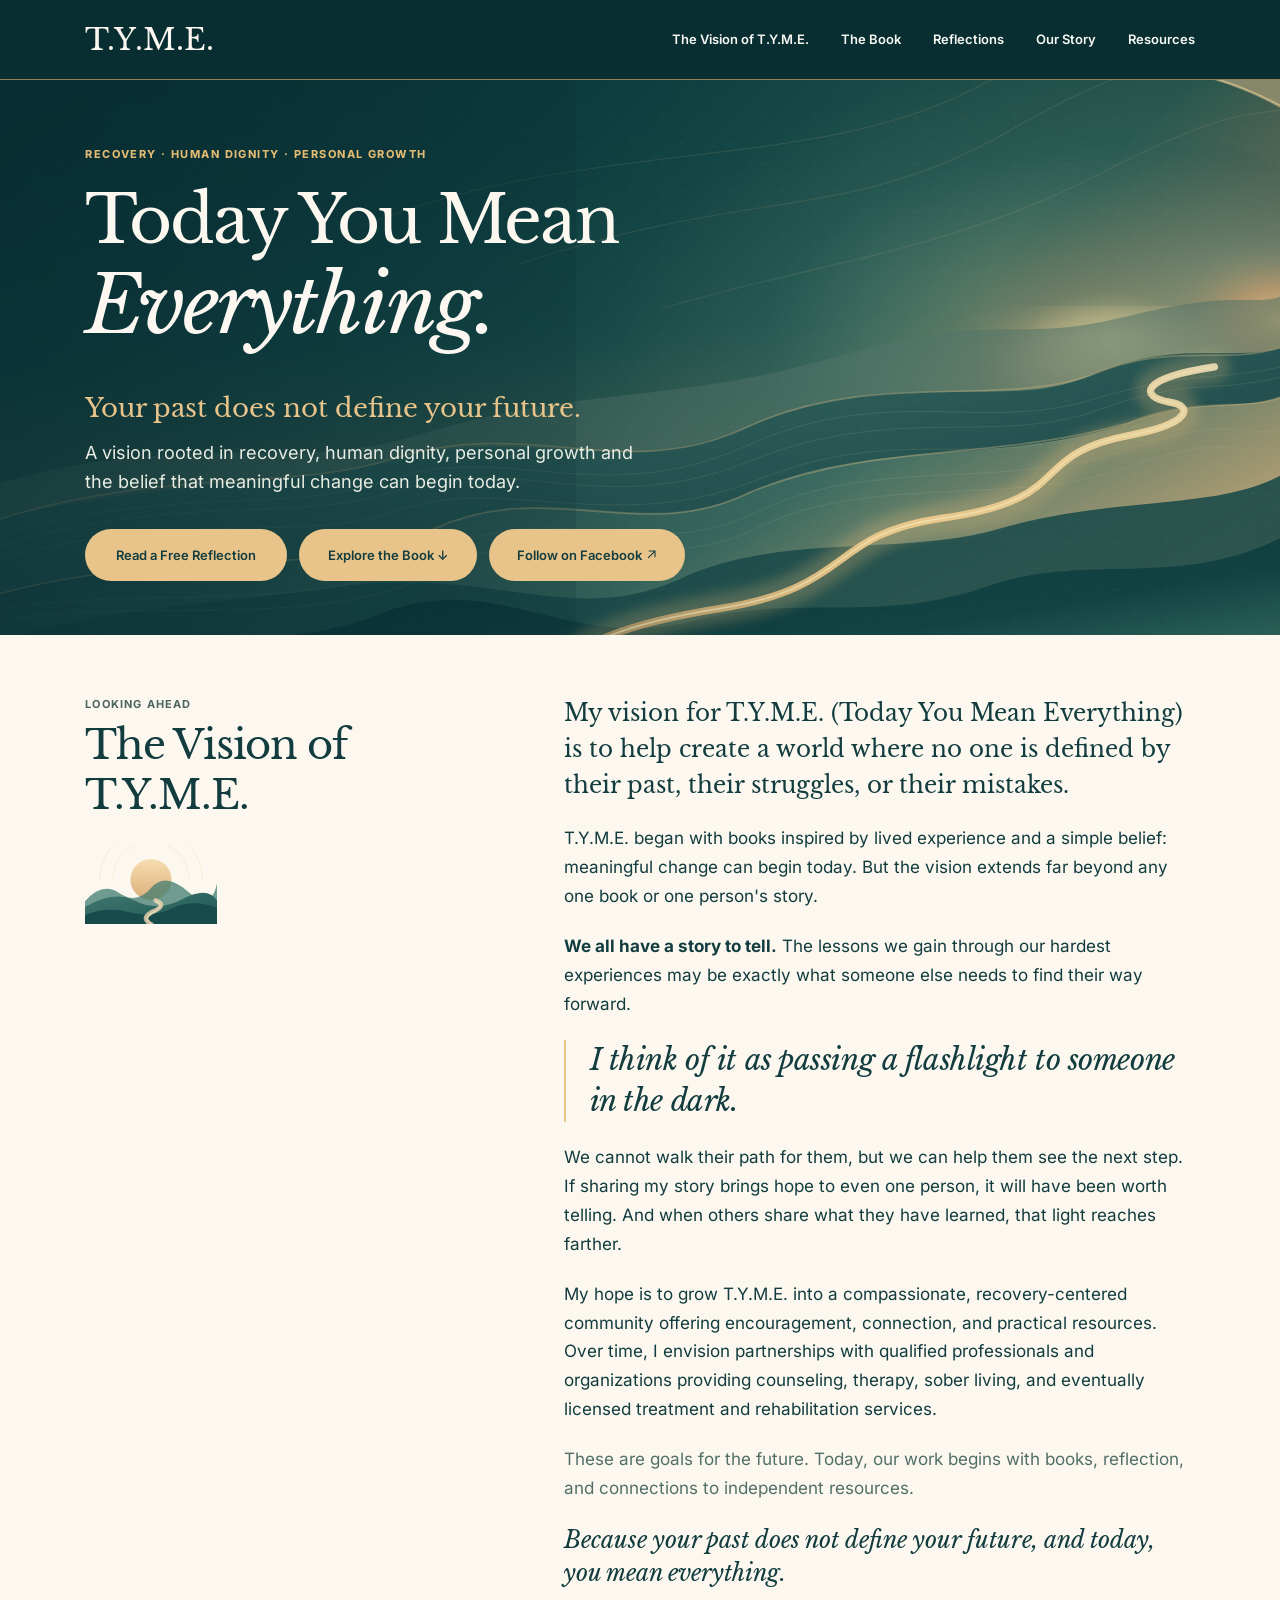
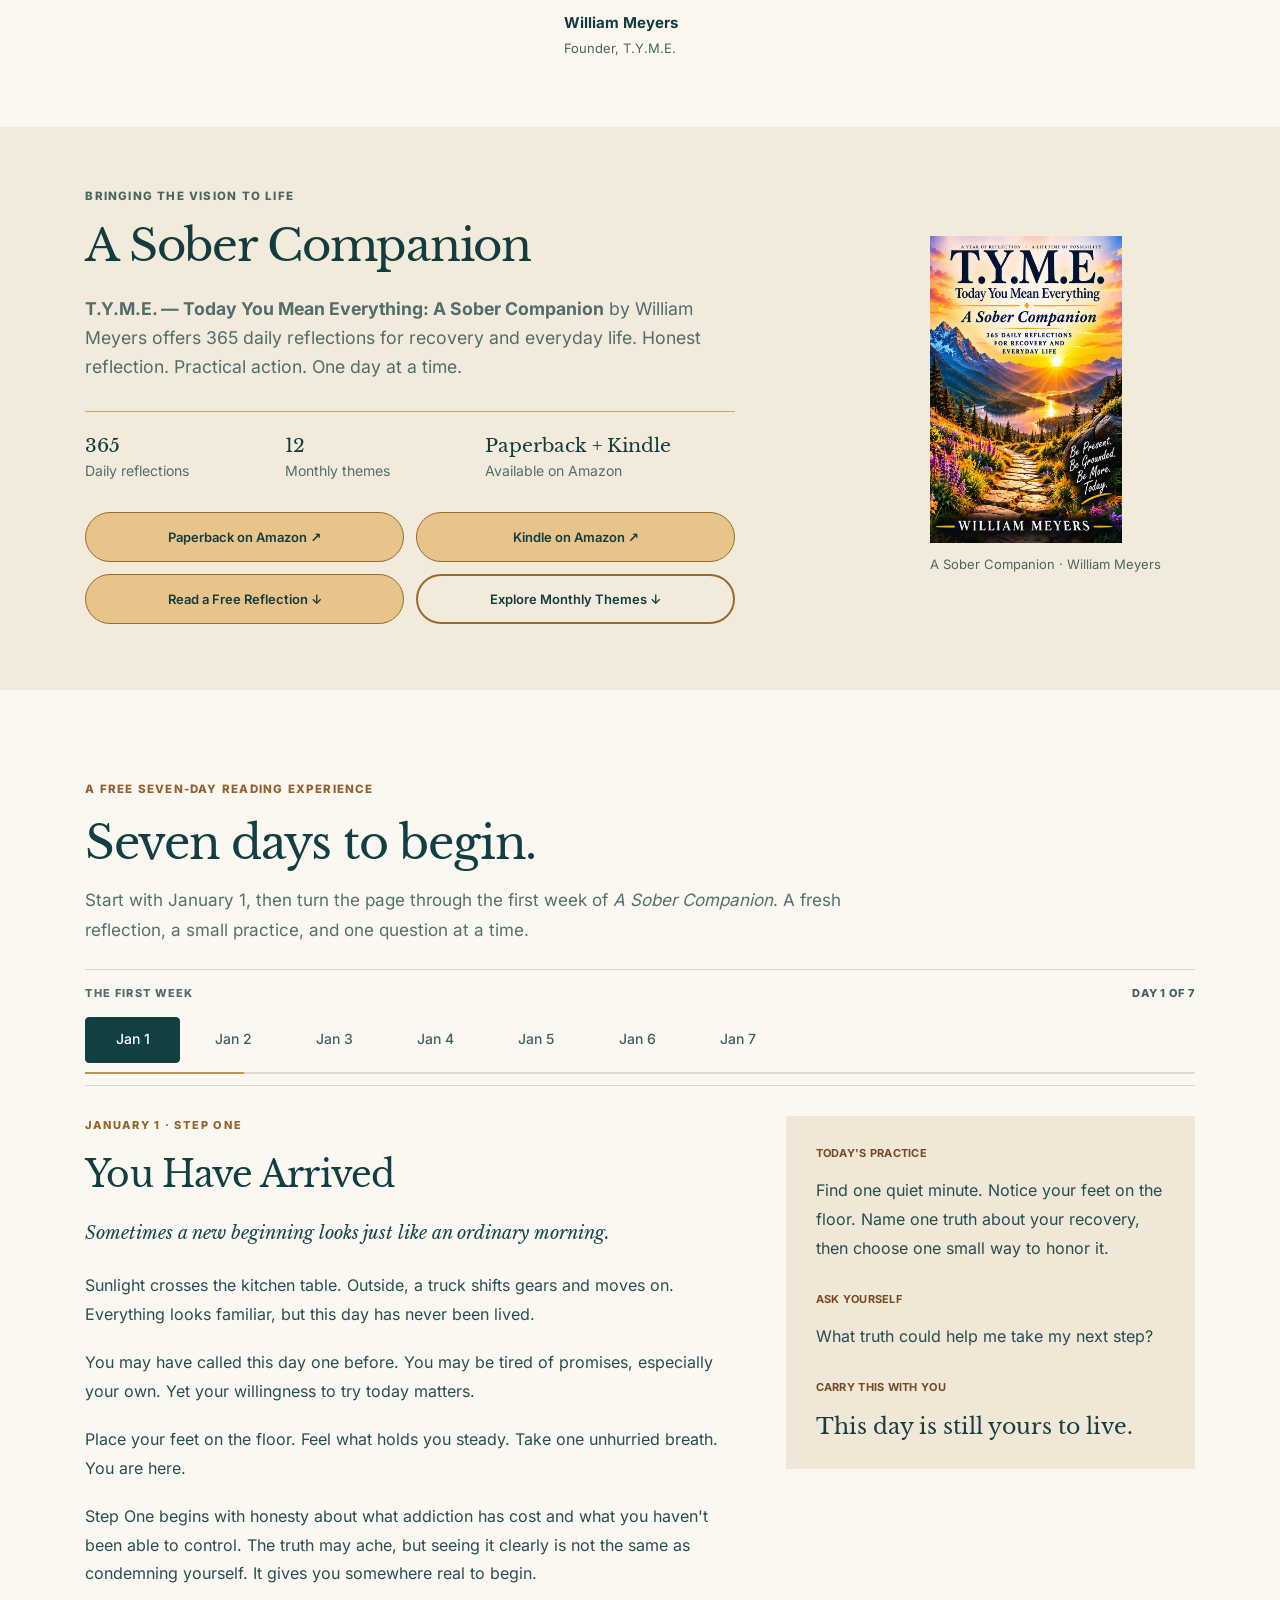
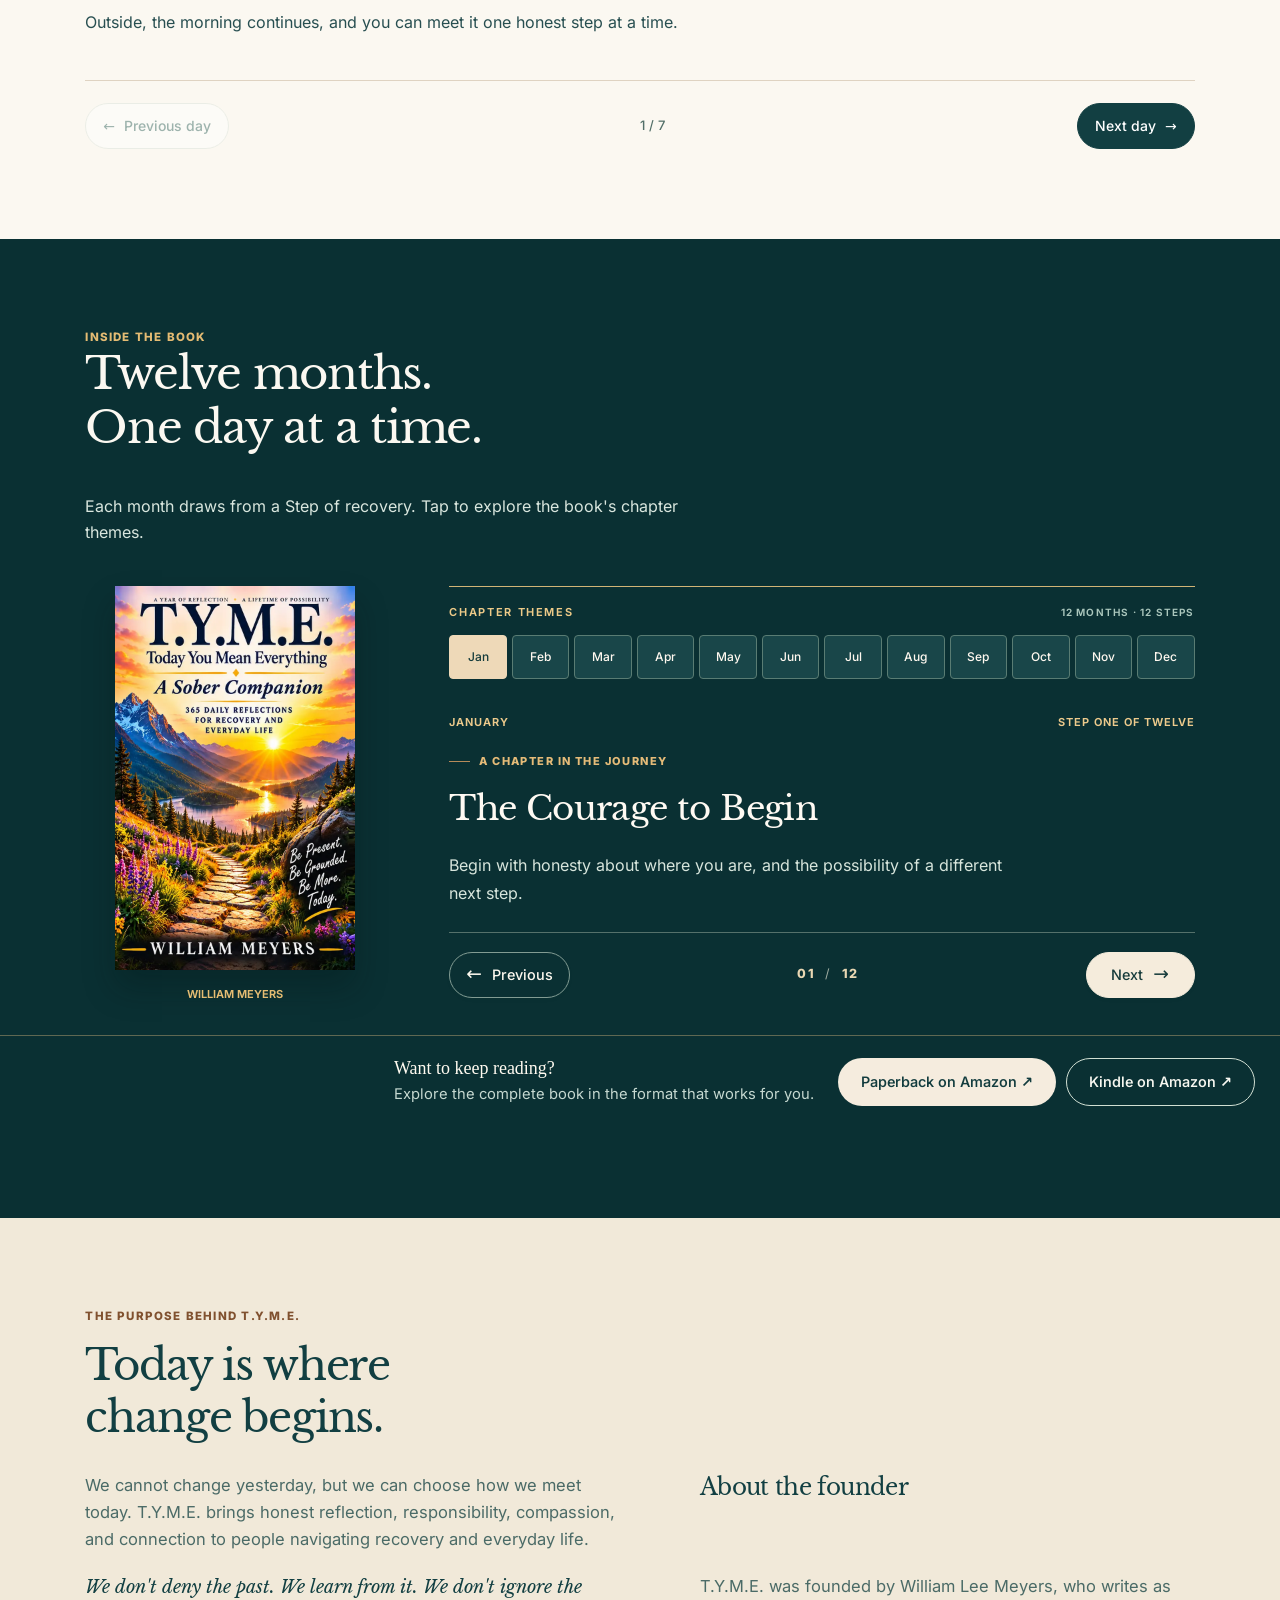
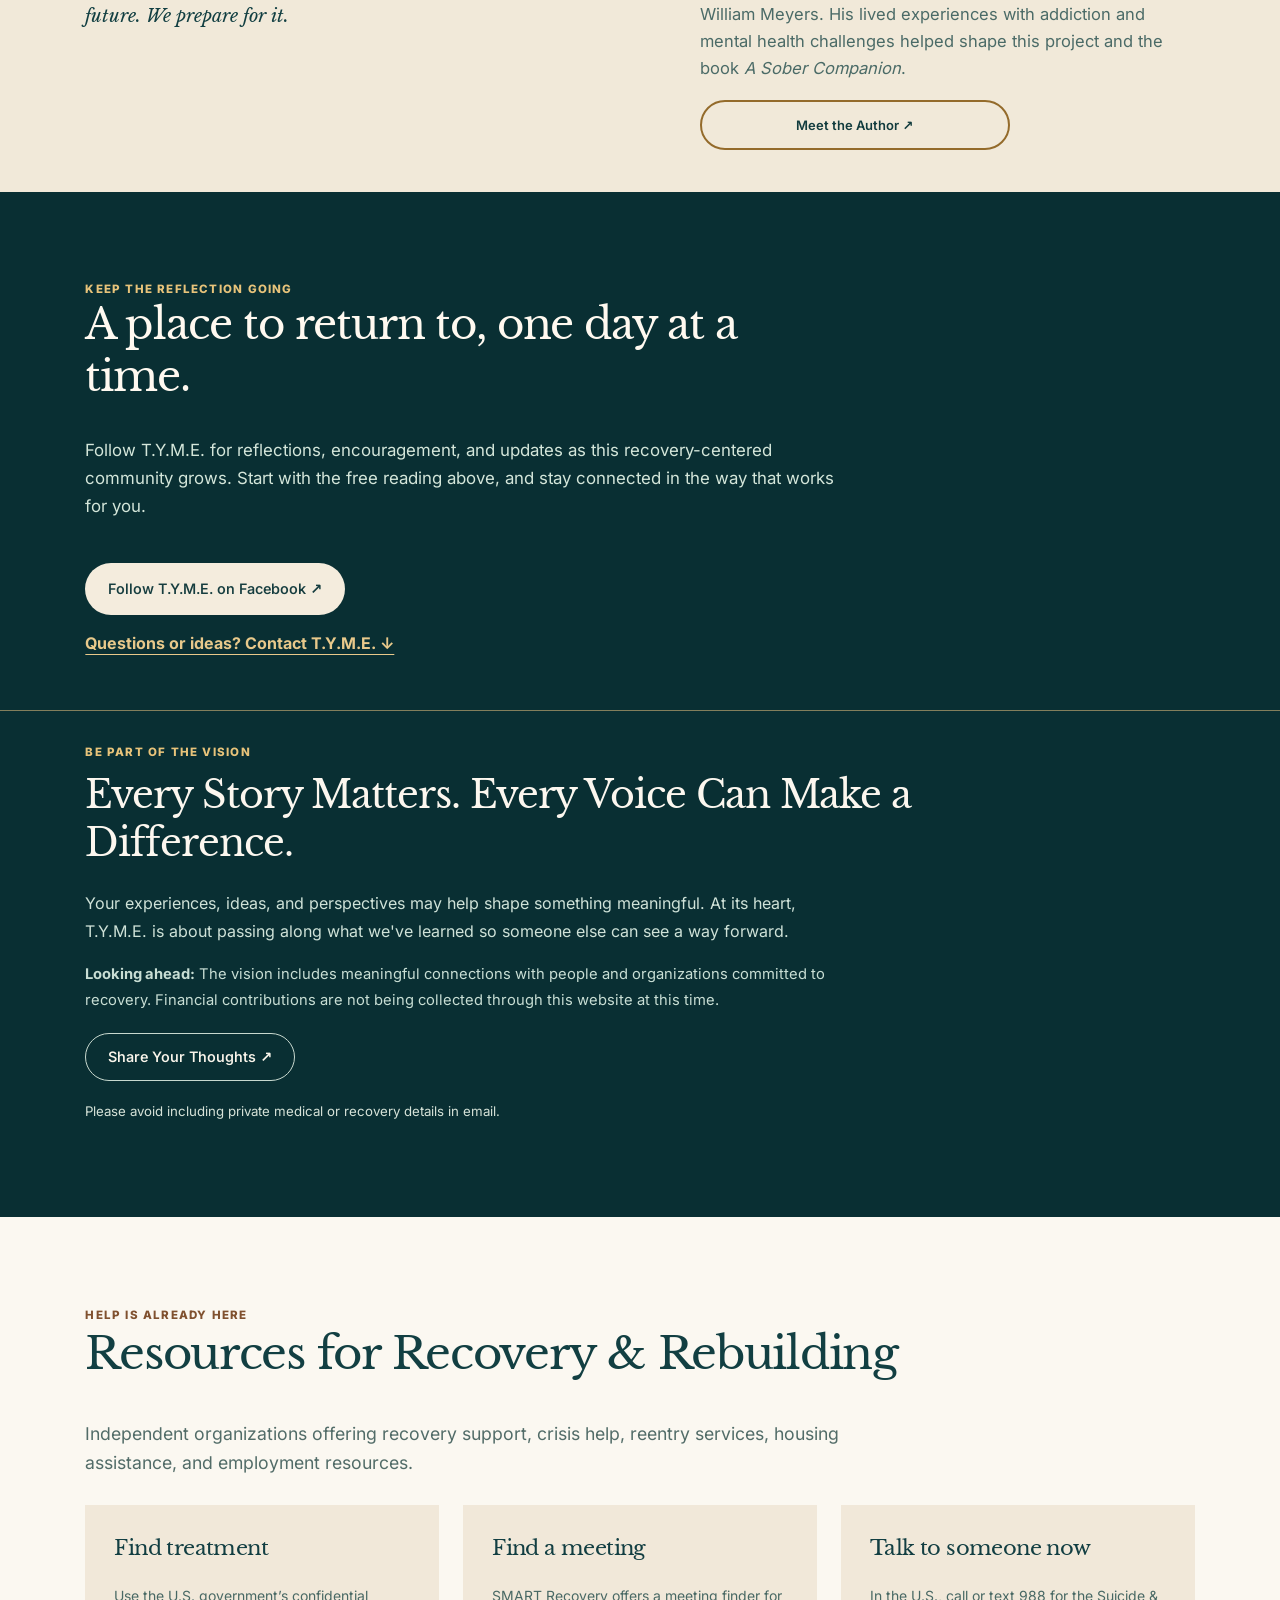
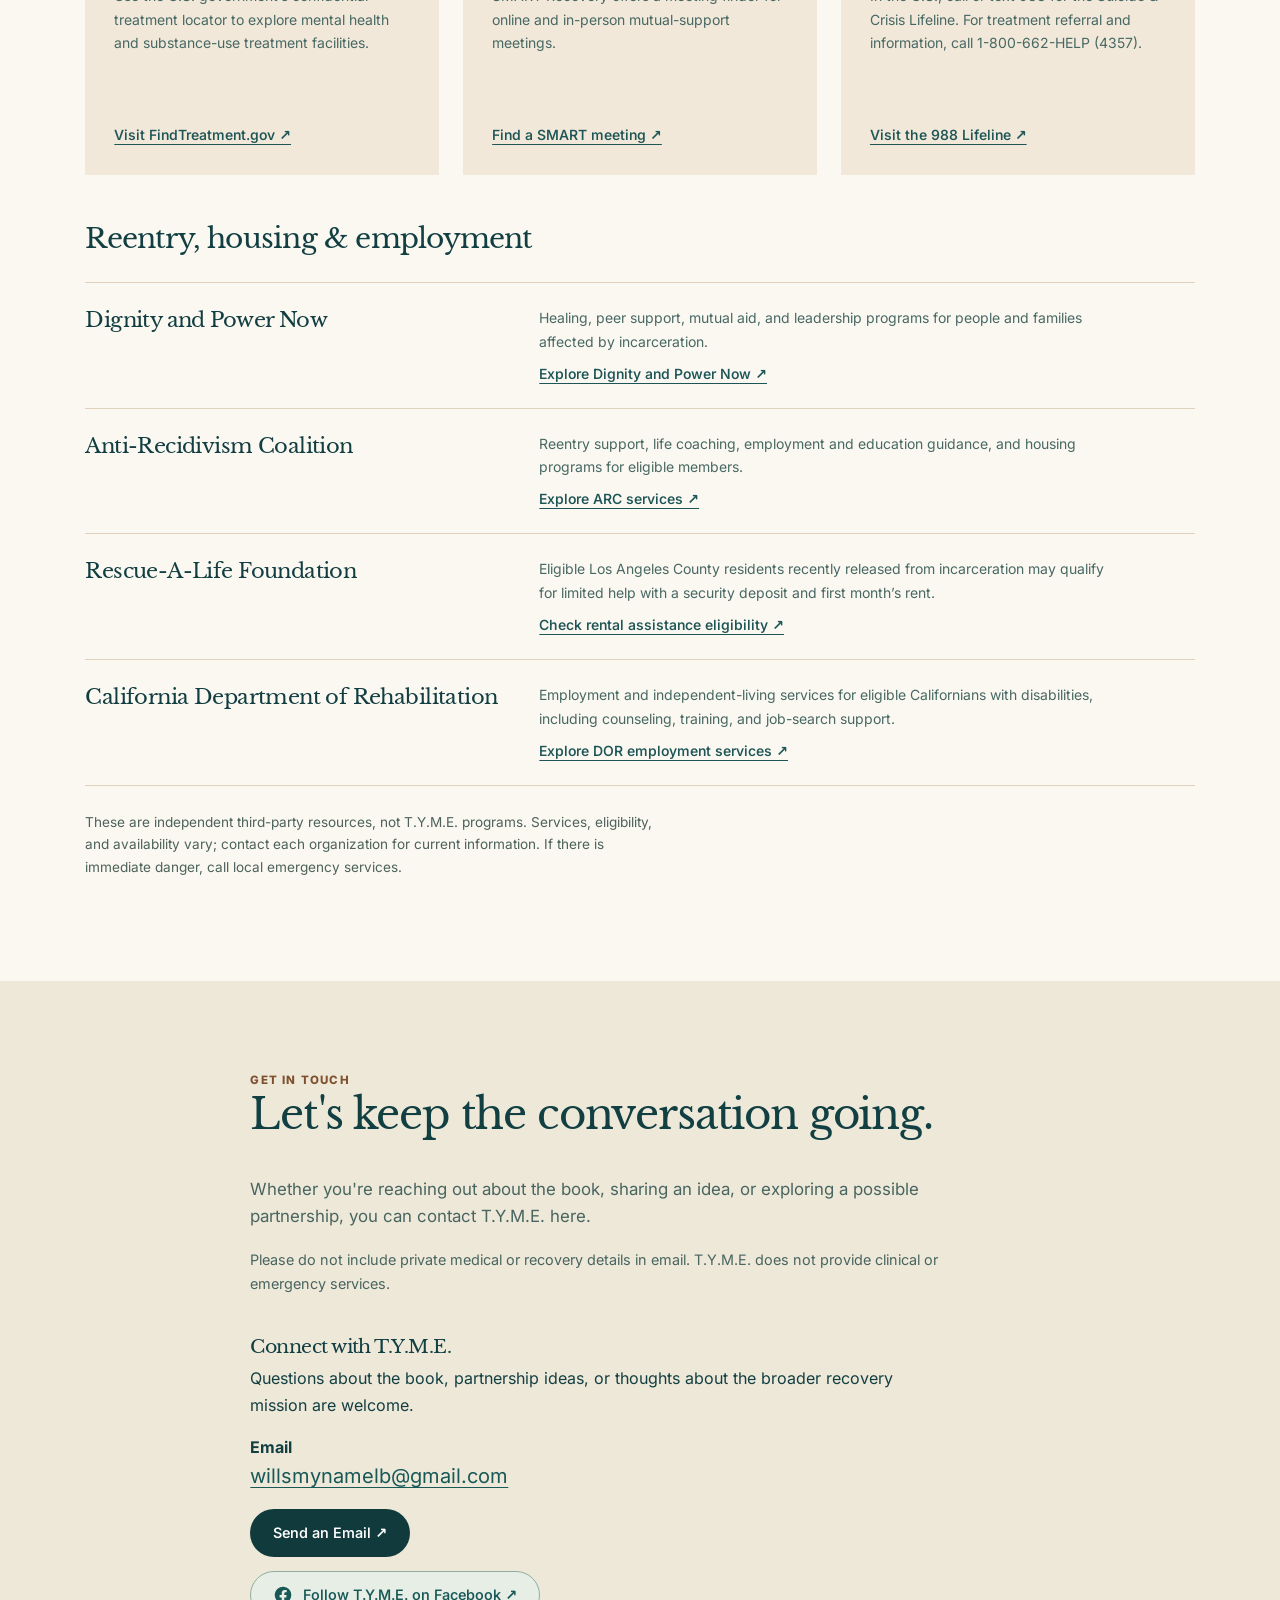
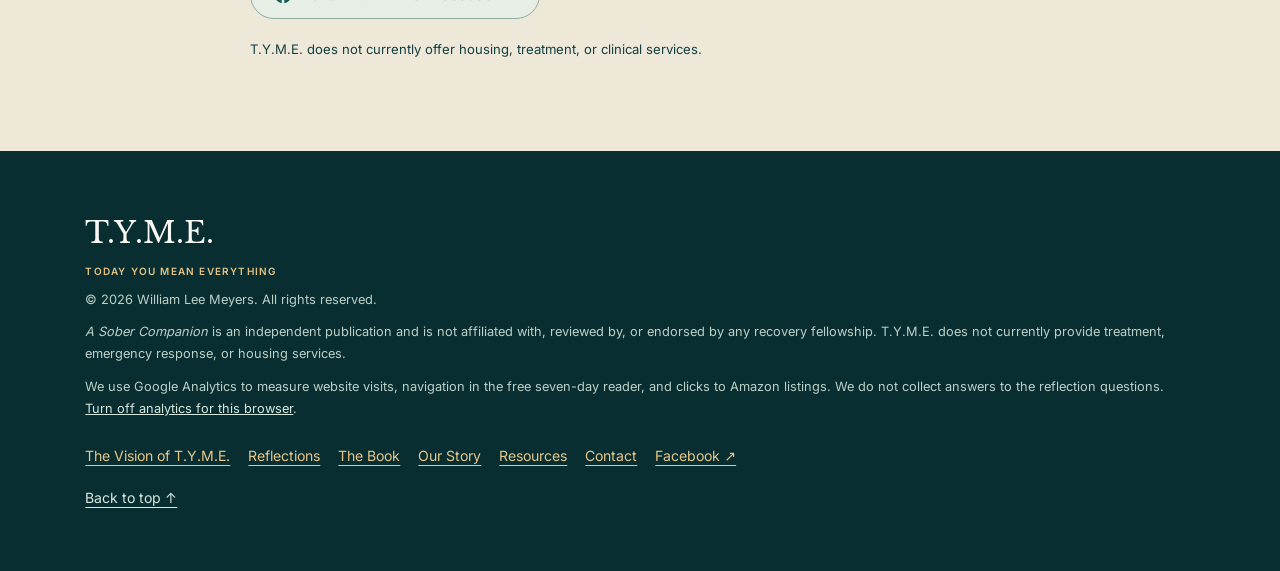
<file: index.html>
<!doctype html>
<html lang="en">
<head>
  <meta charset="utf-8">
  <!-- Browser-specific Analytics exclusion, evaluated before the Google tag loads. -->
  <script>
    (function () {
      const storageKey = 'tyme_analytics_opt_out_v1';
      const disableFlag = 'ga-disable-G-Y46CQ8WRY5';
      const command = window.location.hash;
      const enableOptOut = command === '#tyme-analytics-off';
      const disableOptOut = command === '#tyme-analytics-on';
      let saved = true;
      let optedOut = false;
      try {
        if (enableOptOut) localStorage.setItem(storageKey, '1');
        if (disableOptOut) localStorage.removeItem(storageKey);
        optedOut = localStorage.getItem(storageKey) === '1';
      } catch (error) {
        saved = false;
        optedOut = enableOptOut;
      }
      // Google's documented per-measurement-ID switch prevents data collection.
      window[disableFlag] = optedOut;
      if (enableOptOut || disableOptOut) {
        window.history.replaceState(null, '', window.location.pathname + window.location.search);
        window.addEventListener('DOMContentLoaded', function () {
          window.alert(saved
            ? (optedOut
              ? 'T.Y.M.E. Analytics is OFF for this browser. Your visits will no longer be counted.'
              : 'T.Y.M.E. Analytics is ON for this browser. Your visits can be counted again.')
            : 'This browser did not allow the setting to be saved. Please use regular Chrome with site storage enabled.');
        }, { once: true });
      }
    })();
  </script>
  <!-- Google Analytics: T.Y.M.E. Website -->
  <script async src="https://www.googletagmanager.com/gtag/js?id=G-Y46CQ8WRY5"></script>
  <script>
    window.dataLayer = window.dataLayer || [];
    function gtag(){dataLayer.push(arguments);}
    gtag('js', new Date());
    gtag('config', 'G-Y46CQ8WRY5');
  </script>
  <meta name="viewport" content="width=device-width,initial-scale=1">
  <meta name="theme-color" content="#123b3b">
  <meta name="google-site-verification" content="Q0JXhoE1F8M22vj-tkuUU8DXQn4P7_MRL0kgPdAnFzM" />
  <meta name="description" content="T.Y.M.E. — Today You Mean Everything: A Sober Companion by William Meyers. Explore 365 daily reflections for addiction recovery and everyday life.">
  <title>T.Y.M.E. | A Sober Companion by William Meyers</title>
  <link rel="canonical" href="https://tymetobegin.com/">
  <meta property="og:type" content="website">
  <meta property="og:site_name" content="T.Y.M.E.">
  <meta property="og:url" content="https://tymetobegin.com/">
  <meta property="og:title" content="T.Y.M.E. | A Sober Companion by William Meyers">
  <meta property="og:description" content="You can begin right where you are. Explore 365 daily reflections for recovery and everyday life by William Meyers.">
  <meta property="og:image" content="https://tymetobegin.com/tyme-sober-companion-cover.webp">
  <meta property="og:image:type" content="image/webp">
  <meta property="og:image:width" content="720">
  <meta property="og:image:height" content="1152">
  <meta property="og:image:alt" content="Cover of T.Y.M.E. — Today You Mean Everything: A Sober Companion by William Meyers">
  <meta name="twitter:card" content="summary">
  <meta name="twitter:title" content="T.Y.M.E. | A Sober Companion">
  <meta name="twitter:description" content="365 daily reflections for recovery and everyday life. You can begin right where you are.">
  <meta name="twitter:image" content="https://tymetobegin.com/tyme-sober-companion-cover.webp">
  <link rel="icon" href="/favicon.svg" type="image/svg+xml">
  <script type="application/ld+json">
  {"@context":"https://schema.org","@type":"WebSite","name":"T.Y.M.E.","alternateName":["TYME","Today You Mean Everything","tymetobegin"],"url":"https://tymetobegin.com/"}
  </script>
  <style>
    :root{--forest:#103a3c;--deep:#103137;--teal:#2a6965;--mint:#d8e7dc;--paper:#faf8f1;--cream:#f3ede1;--ink:#173a3d;--muted:#607473;--coral:#cc835b;--gold:#e8bd76;--line:rgba(18,65,65,.15)}
    *{box-sizing:border-box}html{scroll-behavior:smooth}body{margin:0;background:var(--paper);color:var(--ink);font:16px/1.65 system-ui,-apple-system,Segoe UI,sans-serif}a{color:inherit}button{font:inherit}h1,h2,h3,p{margin-top:0}h1,h2,h3,.serif{font-family:Georgia,'Times New Roman',serif;font-weight:400}h1{font-size:clamp(3.2rem,7vw,6.4rem);line-height:1.03;letter-spacing:-.05em}h2{font-size:clamp(2.25rem,4.5vw,4.1rem);line-height:1.12;letter-spacing:-.04em}h3{font-size:1.6rem;line-height:1.18}p{max-width:65ch}section{scroll-margin-top:88px}.wrap{max-width:1200px;margin:0 auto;padding:0 32px}.eyebrow{text-transform:uppercase;letter-spacing:.2em;font-size:.72rem;font-weight:800;line-height:1.6}.muted{color:var(--muted)}.btn{display:inline-flex;justify-content:center;align-items:center;gap:10px;border-radius:999px;padding:13px 22px;font-weight:750;text-decoration:none;border:1px solid transparent;transition:transform .2s,background .2s;cursor:pointer}.btn:hover{transform:translateY(-2px)}.btn:focus-visible, a:focus-visible,button:focus-visible{outline:3px solid var(--coral);outline-offset:4px}.btn-primary{background:var(--gold);color:#173a3d}.btn-outline{border-color:rgba(255,255,255,.55);color:white}.btn-dark{background:var(--forest);color:white}.btn-light{background:#fff;color:var(--forest)}
    .nav-wrap{position:sticky;top:0;z-index:40;background:rgba(250,248,241,.95);backdrop-filter:blur(16px);border-bottom:1px solid var(--line)}.nav{display:flex;align-items:center;justify-content:space-between;min-height:76px;gap:16px}.logo{text-decoration:none;color:var(--forest);font-weight:900;letter-spacing:.13em;font-size:1.6rem}.logo small{display:block;font-size:.54rem;letter-spacing:.16em;line-height:1;color:#50706b}.links{display:flex;gap:25px;align-items:center}.links a{text-decoration:none;font-size:.9rem;font-weight:650}.links a:hover{color:#b76d49}.nav-cta{white-space:nowrap}.menu-btn{display:none;border:1px solid var(--line);background:none;border-radius:10px;padding:6px 12px;font-size:1.4rem}
    .hero{background:radial-gradient(ellipse 600px 440px at 92% 0%,#367371 0%,transparent 75%),linear-gradient(130deg,#0d3339 3%,#1a4c4b 58%,#285952 100%);color:white;overflow:hidden;position:relative}.hero:after{content:"";position:absolute;width:760px;height:760px;right:-390px;bottom:-620px;border:110px solid rgba(233,195,124,.08);border-radius:50%}.hero-inner{position:relative;z-index:1;display:grid;grid-template-columns:1.07fr .93fr;gap:6%;align-items:center;min-height:650px;padding-top:80px;padding-bottom:82px}.hero h1 em{font-style:normal;color:#f5cd96}.hero .lead{font-size:1.16rem;color:#d9e8e0;line-height:1.8;margin:26px 0 30px;max-width:525px}.hero .eyebrow{color:#e2c799}.action-row{display:flex;flex-wrap:wrap;gap:12px}.book-stage{display:flex;justify-content:center;align-items:center;position:relative;min-height:485px}.halo{position:absolute;width:min(440px,95%);aspect-ratio:1;border-radius:50%;background:radial-gradient(circle,#edca94 0%,#96aca0 31%,transparent 67%);filter:blur(4px);opacity:.26}.book{position:relative;transform:rotate(-8deg);width:315px;aspect-ratio: .71;background:linear-gradient(155deg,#1f5858,#0c2f37 76%);box-shadow:19px 28px 0 -8px #e7dfce,22px 28px 0 -8px #c8bba1,42px 50px 60px rgba(0,0,0,.35);border-radius:3px 8px 8px 3px;padding:35px 25px;border-left:9px solid #0b2e35;overflow:hidden;display:flex;flex-direction:column;justify-content:space-between;text-align:center}.book:before{content:"";position:absolute;inset:0;border:1px solid rgba(255,255,255,.2);pointer-events:none}.book .arc{position:absolute;width:340px;height:340px;left:-30px;top:72px;border:1px solid rgba(231,194,132,.5);border-radius:50%}.book .arc:before,.book .arc:after{content:"";position:absolute;border:1px solid rgba(231,194,132,.3);border-radius:50%;inset:24px}.book .arc:after{inset:50px}.book .book-type{position:relative;z-index:1}.book .brand{font-size:2.65rem;color:#f9e3bc;font-family:Georgia,serif;letter-spacing:.12em;line-height:1.1}.book .mini{color:#e5d3b5;font-size:.7rem;text-transform:uppercase;letter-spacing:.16em;margin-top:14px}.book .subtitle{margin-top:90px;color:#f2e9d6;font-size:1.5rem;line-height:1.22;font-family:Georgia,serif}.book .author{position:relative;z-index:1;color:#ebdcbf;font-size:.75rem;text-transform:uppercase;letter-spacing:.19em}.book-ribbon{position:absolute;left:5%;bottom:12%;background:var(--cream);padding:12px 18px;border-radius:8px;box-shadow:0 12px 24px #061d1e44;color:#214c49;font-size:.8rem;transform:rotate(4deg)}
    .benefits{background:#e7eee6;border-bottom:1px solid var(--line)}.benefit-grid{display:grid;grid-template-columns:repeat(3,1fr);gap:30px;padding:35px 0}.benefit{display:flex;gap:14px}.benefit .num{font:italic 2rem Georgia,serif;color:#ad744e}.benefit strong{display:block;font-size:.94rem}.benefit small{display:block;color:#526b68;margin-top:2px;line-height:1.5}
    .section-pad{padding:95px 0}.split{display:grid;grid-template-columns:1fr 1fr;align-items:center;gap:9%}.intro-copy p{font-size:1.09rem;color:#506d6b}.section-head{max-width:730px;margin-bottom:35px}.section-head p{color:var(--muted);font-size:1.1rem}.quote-mark{color:#ca835c;font:6rem Georgia,serif;line-height:.5}.notecard{padding:48px;background:#fff;border:1px solid var(--line);border-radius:25px;box-shadow:0 15px 45px rgba(18,64,60,.06)}.notecard blockquote{font:italic clamp(1.6rem,3vw,2.3rem)/1.35 Georgia,serif;margin:24px 0;color:#284c4a}.notecard .small{color:#6a7774;font-size:.8rem}
    .journey{background:#f1eadd}.month-grid{display:grid;grid-template-columns:repeat(4,1fr);gap:12px}.month{border:1px solid #dfd5c6;background:#faf6ec;padding:20px;text-align:left;border-radius:14px;min-height:116px;cursor:pointer;transition:all .2s;color:#315453}.month:hover,.month.active{background:#245c5a;color:white;transform:translateY(-2px)}.month small{display:block;font-size:.69rem;text-transform:uppercase;letter-spacing:.1em;opacity:.75}.month span{display:block;font:1.35rem Georgia,serif;margin-top:7px}.month-details{margin-top:22px;border-radius:18px;background:#fff;padding:24px 30px;display:flex;gap:20px;align-items:baseline}.month-details strong{font:1.45rem Georgia,serif;min-width:140px}.month-details p{margin:0;color:#536965}
    .reflection{background:linear-gradient(115deg,#fffdfa,#f8f5ed)}.sample-wrap{max-width:830px;margin:0 auto}.sample-card{border:1px solid #e3d8c7;background:white;padding:55px clamp(22px,7vw,75px);border-radius:7px;box-shadow:0 25px 50px rgba(20,58,50,.08);position:relative}.sample-card:after{content:"";position:absolute;top:0;bottom:0;left:22px;border-left:1px solid rgba(200,171,134,.35)}.sample-date{text-transform:uppercase;letter-spacing:.14em;font-size:.7rem;font-weight:800;color:#895738}.sample-card h3{font-size:2.4rem;margin:14px 0}.epigraph{font:italic 1.16rem Georgia,serif;color:#805939}.sample-card .body p{line-height:1.86;max-width:66ch;margin-bottom:18px}.prompt-label{font-size:.72rem;text-transform:uppercase;letter-spacing:.13em;font-weight:850;color:#275b59;margin:22px 0 6px}.sample-card .entry-last{font-weight:650;color:#335e5a}
    .vision{background:#123c3e;color:#f6f7ef}.vision p{color:#cbdfd7}.vision-cards{display:grid;grid-template-columns:repeat(3,1fr);gap:20px;margin-top:36px}.vision-card{padding:28px;background:rgba(255,255,255,.07);border:1px solid rgba(255,255,255,.15);border-radius:19px}.vision-card .icon{font:2rem Georgia,serif;color:#efc88f}.vision-card h3{font-size:1.5rem;margin:12px 0}.vision-card p{font-size:.94rem;line-height:1.75}
    .resources{background:#f6f3ea}.resource-grid{display:grid;grid-template-columns:repeat(3,1fr);gap:20px}.resource-grid--reentry{grid-template-columns:repeat(2,minmax(0,1fr));margin-top:20px}.resource-subhead{font-size:1.7rem;margin:32px 0 0}.resource{display:flex;flex-direction:column;padding:26px;border:1px solid #d9dfd6;border-radius:16px;background:#fff;min-height:240px}.resource h3{font-size:1.5rem}.resource p{color:#60726c;font-size:.92rem}.resource a{margin-top:auto;color:#235f5a;font-weight:760;text-underline-offset:4px}.disclaimer{font-size:.85rem;color:#4c625b;margin-top:25px}.closing{background:#dce9df;text-align:center;padding:76px 25px}.closing h2{max-width:780px;margin:0 auto 18px}.closing p{margin:0 auto 24px}.footer{background:#102e33;color:#d6e8de;padding:38px 0}.footer-grid{display:flex;justify-content:space-between;gap:20px;align-items:flex-start}.footer .logo{color:#fff}.footer p{margin:10px 0 0;font-size:.8rem;max-width:550px;color:#bbd0c7}.footer a{color:#d6e8de}
    .mission{background:#eef2ea}.mission .section-head{margin-bottom:20px}.mission-copy{max-width:850px;margin:0 auto}.mission-copy p{font-size:1.06rem;color:#4c6964}.mission-quote{font:italic clamp(1.4rem,3vw,2rem)/1.5 Georgia,serif;color:#245955!important;border-left:4px solid #d4a873;padding-left:25px;margin:26px 0}.mission-pillars{display:grid;grid-template-columns:repeat(3,1fr);gap:16px;margin-top:32px}.mission-pillar{padding:25px;border-radius:15px;background:#fff;border:1px solid var(--line)}.mission-pillar h3{color:#275653;margin-bottom:8px}.mission-pillar p{font-size:.93rem;margin:0}.founder{background:#f4eee3}.founder-grid{display:grid;grid-template-columns:1fr 1fr;gap:50px;align-items:start}.founder-grid p{color:#526963}.founder-card{background:#fff;border:1px solid #e1d8c8;border-radius:20px;padding:30px;scroll-margin-top:94px}.founder-card h3{margin-bottom:6px}.founder-meta{font-size:.86rem;color:#7a695b!important}.contact-link{color:#185957;text-decoration-thickness:1px;text-underline-offset:4px;overflow-wrap:anywhere}.footer-links{display:flex;gap:18px;flex-wrap:wrap;align-items:center}.footer-links a{text-decoration:underline;text-underline-offset:3px;font-size:.83rem}
    .hero-cover{display:block;width:min(100%,340px);height:auto;border-radius:4px;box-shadow:0 22px 55px rgba(0,0,0,.36)}
    .month-details .principle-note{font-size:.79rem;color:#617773;margin-top:10px}
    @media(max-width:950px){.hero-inner{grid-template-columns:1fr 1fr;gap:2%}.book{width:250px}.book-stage{min-height:400px}.book .subtitle{margin-top:60px}.links{gap:13px}.month-grid{grid-template-columns:repeat(3,1fr)}}
    @media(max-width:740px){.wrap{padding:0 20px}.nav{min-height:66px}.menu-btn{display:block}.links{position:absolute;left:0;right:0;top:66px;display:none;flex-direction:column;align-items:stretch;gap:0;background:var(--paper);padding:10px 24px 20px;border-bottom:1px solid var(--line);box-shadow:0 20px 25px #10313718}.links.open{display:flex}.links a{padding:11px 0}.nav-cta{display:none}.hero-inner{grid-template-columns:1fr;min-height:unset;padding-top:67px;padding-bottom:60px}.hero h1{font-size:clamp(3rem,11vw,4.6rem)}.hero .lead{margin:20px 0}.book-stage{min-height:360px;margin-top:15px}.book{width:220px;transform:rotate(-5deg)}.book .brand{font-size:2rem}.book .subtitle{font-size:1.2rem}.book-ribbon{left:3%;bottom:6%}.benefit-grid{grid-template-columns:1fr;gap:12px;padding:24px 0}.section-pad{padding:67px 0}.split{grid-template-columns:1fr;gap:28px}.notecard{padding:30px}.month-grid{grid-template-columns:repeat(2,1fr)}.month{min-height:95px;padding:15px}.month span{font-size:1.16rem}.month-details{flex-direction:column;gap:5px}.sample-card{padding:35px 28px 35px 38px}.sample-card:after{left:17px}.sample-card h3{font-size:2rem}.vision-cards,.resource-grid,.mission-pillars,.founder-grid{grid-template-columns:1fr}.footer-grid{flex-direction:column}.footer .wrap{padding:0 20px}}
    @media(prefers-reduced-motion:reduce){html{scroll-behavior:auto}*,*:before,*:after{transition:none!important}}
  .book-intro{max-width:790px;font-size:1.1rem;color:#506d6b}.book-facts{display:grid;grid-template-columns:repeat(3,1fr);gap:15px;max-width:840px;margin:30px 0}.book-facts>div{border-top:2px solid #cea76e;padding:18px 15px;background:#fff}.book-facts strong{font:400 2.2rem Georgia,serif;display:block}.book-facts span{font-size:.88rem;color:#536e6a}.month{min-height:130px}.month span{font-size:1.08rem;line-height:1.22}.hero .lead strong{color:white}@media(max-width:740px){.section-pad{padding:64px 0}.book-facts{gap:7px}.book-facts>div{padding:12px 8px}.book-facts strong{font-size:1.8rem}.book-facts span{font-size:.76rem}.month span{font-size:1rem}} 
    /* Compact 2026 launch refinement */
    .section-pad{padding:70px 0}
    .hero-inner{min-height:560px;padding-top:52px;padding-bottom:48px}
    .hero .lead{max-width:560px}
    .quick-facts{display:flex;justify-content:center;gap:0;border-top:1px solid rgba(255,255,255,.22);padding-top:16px;padding-bottom:19px}
    .quick-facts>div{display:flex;flex-direction:column;align-items:center;justify-content:center;text-align:center;padding:4px 30px;border-right:1px solid rgba(255,255,255,.18)}
    .quick-facts>div:last-child{border-right:0}
    .quick-facts strong{color:#f1cd94;font:400 1.45rem Georgia,serif}
    .quick-facts span{color:#dbe7df;font-size:.8rem}
    .journey-layout{display:grid;grid-template-columns:minmax(250px,.85fr) minmax(0,1.15fr);gap:48px;align-items:center}
    .journey-layout .section-head{margin-bottom:0}
    .journey-browser{border-radius:20px;overflow:hidden;box-shadow:0 15px 40px rgba(28,61,55,.07)}
    .month-grid{display:grid;grid-template-columns:repeat(4,minmax(0,1fr));gap:6px;padding:14px;background:#163e41}
    .month-pick{border:1px solid rgba(255,255,255,.16);border-radius:8px;min-height:49px;color:#fff;background:#285b59;font-size:.93rem;font-weight:700;cursor:pointer;transition:background .16s,color .16s}
    .month-pick:hover{background:#396d66}.month-pick.active{background:var(--gold);color:#173a3d;border-color:var(--gold)}
    .month-pick:focus-visible,.month-nav:focus-visible{outline:3px solid var(--coral);outline-offset:2px}
    .month-panel{padding:24px;background:white;min-height:185px}
    .month-meta{display:flex;justify-content:space-between;gap:10px;font-size:.78rem;font-weight:800;text-transform:uppercase;letter-spacing:.08em;color:#53716b}
    .month-panel h3{margin:16px 0 25px;font-size:1.6rem}
    .month-actions{display:flex;justify-content:space-between;gap:10px}
    .month-nav{border:1px solid #cfdbd3;background:#f9fbf8;color:#245b59;border-radius:999px;padding:10px 17px;font-size:.88rem;font-weight:750;cursor:pointer;min-height:44px}
    .month-nav:hover{background:#e9f0e9}
    .mission-about{display:grid;grid-template-columns:1.15fr .85fr;gap:55px;align-items:center}
    .mission-about .mission-copy{max-width:none}.mission-about .mission-copy p{font-size:1.03rem}
    .mission-about .mission-quote{margin:18px 0 25px;font-size:1.38rem;line-height:1.45}
    .mission-about h3{font-size:1.5rem;scroll-margin-top:90px}
    .resources .section-head{margin-bottom:28px}.resource{min-height:205px;padding:22px}
    @media(max-width:950px){.journey-layout{gap:22px}.mission-about{gap:24px}}
    @media(max-width:740px){.section-pad{padding:58px 0}.hero-inner{min-height:unset;padding-top:48px;padding-bottom:26px}.quick-facts>div{padding:4px 8px;flex:1}.quick-facts strong{font-size:1.05rem}.quick-facts span{font-size:.7rem}.journey-layout,.mission-about{grid-template-columns:1fr;gap:22px}.journey-layout .section-head{margin-bottom:0}.month-panel h3{font-size:1.45rem}.resource{min-height:auto}.month-grid{grid-template-columns:repeat(4,minmax(0,1fr))}}

    /* Editorial presentation for the founder-approved Vision statement */
    .vision-layout{display:grid;grid-template-columns:minmax(190px,.7fr) minmax(0,1.3fr);gap:clamp(28px,6vw,84px);align-items:start}
    .vision .eyebrow{color:#efc88f}
    .vision h2{margin:12px 0 0;color:#f6f7ef}
    .vision-copy{max-width:65ch}
    .vision-copy p{font-size:1.08rem;line-height:1.85;margin:0 0 20px}
    .vision-copy strong{color:#fff;font-weight:700}
    .vision-statement{margin:28px 0 26px;padding-left:23px;border-left:3px solid var(--gold);color:#f5deb3;font:italic clamp(1.42rem,2.3vw,1.95rem)/1.48 Georgia,'Times New Roman',serif}
    .vision-copy .vision-signature{display:flex;flex-direction:column;gap:2px;margin:0;font-size:.91rem;line-height:1.5}
    .vision-signature span{color:#cbdfd7;font-size:.86rem}
    .vision-copy .vision-note{color:#b9d1c9;font-size:.88rem;line-height:1.65;margin:16px 0 26px}
    .vision-invitation{background:#e7eee6;color:var(--ink)}
    .invitation-layout{display:grid;grid-template-columns:minmax(0,1.3fr) minmax(215px,.7fr);gap:clamp(24px,5vw,62px);align-items:center}
    .invitation-support{border-top:1px solid var(--line);margin-top:23px;padding-top:18px}
    .invitation-support p{font-size:.92rem;color:#435f5b}
    .invitation-support strong{color:#173a3d}
    .vision-invitation .eyebrow{color:#80512f}
    .vision-invitation h2{font-size:clamp(2rem,3.6vw,3.1rem);max-width:18ch;margin:9px 0 22px}
    .invitation-copy p{color:#435f5b;max-width:60ch;margin:0 0 14px;line-height:1.75}
    .invitation-copy p:last-child{margin-bottom:0}
    .invitation-action{display:flex;flex-direction:column;align-items:flex-start;gap:14px}
    .invitation-action .btn{min-height:48px;text-align:center}
    .invitation-action p{font-size:.83rem;line-height:1.55;color:#536b66;max-width:30ch;margin:0}
    @media(max-width:740px){.invitation-layout{grid-template-columns:1fr;gap:25px}.invitation-action .btn{width:fit-content}}
    
    @media(max-width:950px){.vision-layout{grid-template-columns:1fr;gap:23px}.vision h2{margin-top:8px}}
    @media(max-width:740px){.vision-copy p{font-size:1rem}.vision-statement{margin:25px 0}}

    /* Switch to existing accessible mobile menu before tablet links become cramped */
    @media(min-width:741px) and (max-width:1045px){
      .nav{min-height:66px}
      .menu-btn{display:block}
      .links{position:absolute;left:0;right:0;top:66px;display:none;flex-direction:column;align-items:stretch;gap:0;background:var(--paper);padding:10px 32px 20px;border-bottom:1px solid var(--line);box-shadow:0 20px 25px #10313718}
      .links.open{display:flex}
      .links a{padding:11px 0}
      .nav-cta{display:none}
    }

    /* Phase 1: small, accessible refinements; preserve the established design. */
    .skip-link{position:fixed;top:-100px;left:16px;z-index:100;background:#fff;color:#103137;border:2px solid #103137;border-radius:9px;padding:10px 16px;font-weight:800;text-decoration:none}
    .skip-link:focus{top:12px;outline:3px solid #cc835b;outline-offset:2px}
    .hero-sample-link{display:inline-flex;align-items:center;gap:7px;margin-top:19px;color:#f5cd96;font-size:.94rem;font-weight:700;text-underline-offset:5px}
    .hero-sample-link:hover{color:#fff}
    .menu-btn{min-width:44px;min-height:44px}
    .action-row .btn{min-height:48px}
    @media(max-width:420px){
      .action-row{flex-direction:column;align-items:stretch}
      .action-row .btn{width:100%}
      .quick-facts{display:grid;grid-template-columns:repeat(2,minmax(0,1fr));row-gap:10px}
      .quick-facts>div{padding:3px 10px}
      .quick-facts>div:nth-child(2){border-right:0}
      .quick-facts>div:last-child{grid-column:1/-1;border-top:1px solid rgba(255,255,255,.18);padding-top:12px}
    }
    /* Clear, touch-friendly Facebook follow button in the Connect card */
    .facebook-follow-btn{background:#e7eee6;color:#185957;border-color:#8fae9f;min-height:52px;max-width:100%;padding:14px 20px;font-size:1rem;line-height:1.35;text-align:center}
    .facebook-follow-btn:hover{background:#d9e8df}
    .facebook-follow-btn svg{flex-shrink:0}
    @media(max-width:740px){.facebook-follow-btn{width:100%}}
  
    /* Experience redesign proposal: clearer first actions, community discovery, mobile reading. */
    .links a:hover,.links a:focus-visible{color:#854320}
    .hero .eyebrow{letter-spacing:.13em;font-size:.73rem}
    .hero-secondary-links{display:flex;align-items:center;flex-wrap:wrap;column-gap:20px;row-gap:8px;margin-top:22px;font-size:.91rem}
    .hero-secondary-links a{color:#e6eee5;text-underline-offset:5px;line-height:1.65}
    .hero-secondary-links a:hover{color:#f5cd96}
    .connect-band{background:#e7eee6}
    .connect-inner{display:grid;grid-template-columns:minmax(0,1.3fr) minmax(260px,.7fr);gap:clamp(24px,5vw,64px);align-items:center}
    .connect-band .eyebrow,.contact-section .eyebrow{color:#80512f}
    .connect-band h2{max-width:21ch;font-size:clamp(2rem,3.7vw,3.4rem)}
    .connect-band p{max-width:61ch;color:#45635e;font-size:1.05rem}
    .connect-actions{display:flex;flex-direction:column;align-items:flex-start;gap:15px}
    .connect-actions .btn{text-align:center;min-height:52px}
    .quiet-link{font-weight:700;color:#215e59;text-underline-offset:5px}
    .mission-about{grid-template-columns:1fr;max-width:850px;margin:0 auto}
    .contact-section{background:#f1eadd}
    .contact-layout{display:grid;grid-template-columns:minmax(0,1fr) minmax(300px,.85fr);gap:clamp(25px,5vw,70px);align-items:start}
    .contact-copy p{font-size:1.05rem;color:#486560}
    .contact-copy .contact-note{font-size:.9rem}
    .contact-section .founder-card{scroll-margin-top:94px}
    .footer-nav{display:flex;flex-direction:column;align-items:flex-end;gap:19px}
    .footer-nav nav{display:flex;flex-wrap:wrap;justify-content:flex-end;gap:10px 18px;max-width:360px}
    .footer-nav a{font-size:.88rem;text-underline-offset:4px}
    @media(max-width:950px){
      .connect-inner,.contact-layout{grid-template-columns:1fr}
      .connect-actions{align-items:flex-start}
      .footer-nav{align-items:flex-start}
      .footer-nav nav{justify-content:flex-start}
    }
    @media(max-width:740px){
      .hero-inner{padding-top:39px;padding-bottom:28px}
      .hero h1{font-size:clamp(2.8rem,10vw,4.2rem);letter-spacing:-.045em}
      .hero .lead{font-size:1.04rem;line-height:1.68}
      .hero .eyebrow{font-size:.65rem;letter-spacing:.1em}
      .hero-secondary-links{margin-top:18px;gap:9px 18px}
      .book-stage{min-height:unset;margin-top:34px;padding-bottom:20px}
      .hero-cover{width:min(63vw,248px)}
      .connect-inner,.contact-layout{gap:25px}
      .connect-actions .btn{width:100%}
      .footer-nav nav{gap:13px 19px}
    }
    @media(max-width:420px){
      .hero h1{font-size:clamp(2.65rem,9.6vw,3.1rem)}
      .hero-secondary-links{font-size:.85rem}
      .connect-band h2{font-size:2rem}
    }

    /* Book-format options live alongside book content, not only in the hero. */
    .book-purchase-row{margin-top:28px;padding-top:24px;border-top:1px solid #d6cbbd;display:flex;align-items:center;justify-content:space-between;gap:22px}
    .book-purchase-copy{display:flex;flex-direction:column;gap:3px}
    .book-purchase-copy strong{font:400 1.5rem Georgia,serif}
    .book-purchase-copy span{color:#536e6a;font-size:.92rem}
    .book-purchase-actions{display:flex;gap:10px;flex-wrap:wrap}
    .book-kindle-btn{background:#fff;color:#173a3d;border-color:#a4bbb1}
    .book-kindle-btn:hover{background:#edf4ed}
    @media(max-width:740px){
      .book-purchase-row{flex-direction:column;align-items:stretch}
      .book-purchase-actions{flex-direction:column}
      .book-purchase-actions .btn{width:100%}
    }

    /* Screenshot QA correction: prevent orphan last word in the mission headline. */
    @media(min-width:741px){.hero h1{font-size:clamp(3.2rem,5.8vw,5rem)}}
    @media(max-width:350px){.hero h1{font-size:2.35rem}}

    /* Version 2: accessible first-week reader and restrained brand illustration */
    .reader-intro{text-align:center;margin-bottom:30px}
    .reader-intro .eyebrow{color:#80512f}
    .reader-intro p{margin:14px auto 0;color:#4f6863;font-size:1.04rem;max-width:59ch}
    .reader-shell{max-width:830px;border-radius:17px}
    .reader-toolbar{border:1px solid #e3d8c7;border-bottom:0;background:#f3ede1;padding:19px 22px 0;border-radius:17px 17px 0 0}
    .reader-toolbar-title{display:flex;align-items:center;gap:9px;flex-wrap:wrap;font-size:.73rem;font-weight:800;letter-spacing:.12em;color:#315b56}
    .reader-dot{width:8px;height:8px;background:#C88760;border-radius:50%}
    #reader-count{margin-left:auto;white-space:nowrap;font-size:.69rem;color:#617773}
    .reader-day-selector{display:grid;grid-template-columns:repeat(7,minmax(0,1fr));gap:6px;margin:16px 0 18px}
    .reader-day-btn{background:#fff;border:1px solid #c9d6cc;color:#315e58;border-radius:999px;min-height:44px;padding:9px 5px;cursor:pointer;font-size:.78rem;font-weight:760;transition:background .2s,color .2s,border-color .2s}
    .reader-day-btn:hover{background:#e5eee6}
    .reader-day-btn.active{background:#215c58;color:#fff;border-color:#215c58}
    .reader-day-btn:focus-visible,.reader-arrow:focus-visible{outline:3px solid #b76d49;outline-offset:3px}
    .reader-progress{height:4px;background:#d5d7ce;overflow:hidden;border-radius:99px}
    .reader-progress-fill{height:100%;width:14.2857%;background:#B87450;transition:width .25s ease}
    .reader-shell .sample-card{border-radius:0 0 7px 7px;box-shadow:0 14px 35px rgba(20,58,50,.06)}
    .reader-entry[hidden],.reader-finish[hidden]{display:none!important}
    .reader-controls{display:flex;align-items:center;justify-content:space-between;gap:8px;margin:18px 0 0}
    .reader-arrow{min-height:48px;padding:10px 17px;border:1px solid #bbcfc5;border-radius:100px;color:#245b56;background:#fff;cursor:pointer;font-weight:760;display:inline-flex;align-items:center;justify-content:center;gap:9px;line-height:1.25}
    .reader-arrow-next{color:#fff;background:#215c58;border-color:#215c58}
    .reader-arrow:disabled{opacity:.43;cursor:not-allowed}
    .reader-arrow:not(:disabled):hover{filter:brightness(.94)}
    .reader-page{font-size:.87rem;color:#56716c;font-weight:750;white-space:nowrap}
    .reader-finish{margin-top:24px;padding:28px;background:#e7eee6;border:1px solid #c6d8ca;border-radius:17px}
    .reader-finish .eyebrow{color:#8c5739}
    .reader-finish h3{margin:10px 0;color:#1c4a48}
    .reader-finish p{color:#48675f}
    .reader-finish-actions{display:flex;gap:10px;flex-wrap:wrap}
    .vision-sunrise{width:min(100%,310px);height:auto;display:block;margin:36px auto 0;filter:drop-shadow(0 10px 22px rgba(0,0,0,.12))}
    @media(max-width:740px){
      .reader-toolbar{padding:17px 12px 0}
      .reader-day-selector{grid-template-columns:repeat(7,minmax(0,1fr));gap:3px}
      .reader-day-btn{font-size:.67rem;padding:8px 1px;min-height:45px}
      .reader-shell .sample-card{padding:35px 23px 35px 35px}
      .reader-controls{margin-top:15px}
      .reader-arrow{font-size:.85rem;padding:9px 11px}
      .reader-finish-actions{flex-direction:column}
      .reader-finish-actions .btn{width:100%}
      .vision-sunrise{width:min(100%,265px);margin:24px auto 0}
    }
    @media(max-width:355px){
      .reader-toolbar-title{font-size:.67rem}
      .reader-day-btn{font-size:.62rem;padding-inline:0}
      .reader-arrow{font-size:.75rem;padding:9px}
    }
    @media(prefers-reduced-motion:reduce){.reader-progress-fill{transition:none}}


    /* V3 focused chapter-portal refinement: restrained decorative language, stronger hierarchy. */
    .journey .journey-browser{border-radius:23px;box-shadow:0 21px 49px rgba(26,53,48,.13);border:1px solid rgba(27,78,74,.17)}
    .journey .month-selector-head{display:flex;justify-content:space-between;align-items:center;gap:12px;background:#173E40;color:#F1D09E;padding:20px 22px 0;font-size:.73rem;font-weight:850;letter-spacing:.15em}
    .journey .selector-meta{color:#AEC6BC;font-size:.64rem;letter-spacing:.12em;white-space:nowrap}
    .journey .month-grid{padding:17px 19px 22px;gap:9px;background:#173E40}
    .journey .month-pick{position:relative;background:#295A58;border:1px solid #4A7872;border-radius:12px;min-height:58px;font-size:.98rem;box-shadow:inset 0 1px 0 rgba(255,255,255,.06);transition:background-color .18s ease,transform .18s ease,box-shadow .18s ease}
    .journey .month-pick:hover{background:#356C67;border-color:#7B9F96}
    .journey .month-pick.active{background:#E9BF77;color:#163D3B;border-color:#F4D697;box-shadow:0 7px 18px rgba(4,25,23,.16),inset 0 1px 0 rgba(255,255,255,.42)}
    .journey .month-pick.active::after{content:"";position:absolute;bottom:6px;left:calc(50% - 10px);height:2px;width:20px;background:#45655B;border-radius:99px;opacity:.68}
    .journey .month-pick:focus-visible,.journey .month-nav:focus-visible{outline:3px solid #D17C4C;outline-offset:3px}
    .journey .month-panel{position:relative;isolation:isolate;min-height:0;overflow:hidden;padding:29px 32px 24px;background:linear-gradient(135deg,#FFFEFA 0%,#FAF8F0 72%,#F3EBDD 100%)}
    .journey .month-panel::before{content:"";position:absolute;left:0;top:0;bottom:0;width:4px;background:linear-gradient(#DBAC6D,#98B5A7)}
    .journey .month-panel-accent{position:absolute;right:-42px;top:64px;width:146px;z-index:-1;opacity:.24;pointer-events:none}
    .journey .month-panel-accent svg{display:block;max-width:100%}
    .journey .month-meta{position:relative;z-index:1;align-items:center;font-size:.77rem;color:#51736B;letter-spacing:.09em}
    .journey .month-meta span:first-child{color:#245C55}
    .journey .month-feature{min-height:182px;padding-top:33px;position:relative;z-index:1}
    .journey .chapter-eyebrow{display:flex;align-items:center;gap:9px;color:#8B613A;font-size:.69rem;font-weight:800;letter-spacing:.13em}
    .journey .chapter-eyebrow-mark{width:21px;height:1px;background:#B68A59}
    .journey .month-panel h3{font:400 clamp(1.65rem,2.5vw,2.25rem)/1.22 Georgia,serif;letter-spacing:-.018em;color:#184441;max-width:17ch;margin:16px 0 12px}
    .journey .month-summary{color:#4B6861;max-width:45ch;font-size:.99rem;line-height:1.65;margin:0 0 24px}
    .journey .month-actions{position:relative;z-index:1;border-top:1px solid #DCD9CC;padding-top:19px;align-items:center}
    .journey .month-nav{display:inline-flex;align-items:center;justify-content:center;gap:10px;padding:10px 16px;min-width:109px;min-height:46px;border-radius:12px;font-size:.9rem;background:#F8FAF6;border:1px solid #C8D6CC;color:#245853;box-shadow:0 2px 4px rgba(20,53,45,.03)}
    .journey .month-nav-next{background:#215B56;color:#FFF;border-color:#215B56}
    .journey .month-nav:hover{background:#E6EEE7}
    .journey .month-nav-next:hover{background:#2E6A63}
    .journey .month-nav-arrow{font-size:1.17rem;line-height:1}
    .journey .month-index{font-size:.79rem;font-weight:800;letter-spacing:.1em;color:#496F66;white-space:nowrap}
    .journey .month-index span{padding:0 6px;color:#A1AEA3;font-weight:400}
    .journey .book-purchase-row{background:rgba(255,255,255,.46);border:1px solid #DACFC0;border-radius:18px;margin-top:25px;padding:22px 25px}
    @media(max-width:740px){
      .journey .month-selector-head{padding:17px 17px 0}
      .journey .month-grid{gap:7px;padding:14px 16px 19px}
      .journey .month-pick{min-height:55px;font-size:.91rem;border-radius:11px}
      .journey .month-panel{padding:23px 23px 21px}
      .journey .month-feature{padding-top:31px;min-height:176px}
      .journey .month-panel h3{font-size:clamp(1.75rem,6vw,2.2rem);max-width:18ch}
      .journey .month-panel-accent{width:108px;right:-29px;top:57px;opacity:.17}
      .journey .month-summary{font-size:.97rem;max-width:32ch}
      .journey .month-nav{min-width:103px}
      .journey .book-purchase-row{padding:19px}
    }
    @media(max-width:370px){
      .journey .selector-meta{font-size:.52rem;letter-spacing:.04em}
      .journey .month-selector-head{font-size:.62rem;letter-spacing:.06em}
      .journey .month-grid{gap:6px;padding:13px}
      .journey .month-pick{min-height:52px;font-size:.86rem}
      .journey .month-panel{padding:21px 18px 19px}
      .journey .month-meta{font-size:.69rem}
      .journey .month-nav{min-width:93px;padding:9px 11px}
      .journey .month-index{font-size:.72rem}
      .journey .month-panel-accent{display:none}
    }
    @media(prefers-reduced-motion:reduce){.journey .month-pick{transition:none}}


  /* ILLUMINATED PATH: artwork preview on development branch only.
     This changes background presentation, not content, tracking, links, or behavior. */
  .hero {
    background-color: #092e33;
    background-image:
      linear-gradient(90deg,
        rgba(5,35,40,.96) 0%,
        rgba(7,40,43,.91) 29%,
        rgba(9,44,44,.76) 47%,
        rgba(9,44,44,.38) 69%,
        rgba(9,44,44,.12) 100%),
      url("illuminated-path-hero.svg");
    background-repeat: no-repeat;
    background-position: center center;
    background-size: cover;
  }
  .hero::after { display: none; }
  @media (max-width: 740px) {
    .hero {
      background-image:
        linear-gradient(180deg,
          rgba(5,35,40,.98) 0%,
          rgba(7,38,42,.97) 30%,
          rgba(8,40,43,.88) 54%,
          rgba(8,40,43,.68) 77%,
          rgba(8,40,43,.56) 100%),
        url("illuminated-path-hero.svg");
      background-position: 72% 48%;
    }
    /* Mobile refinement: bring the free reader closer without changing copy. */
    .hero-inner { padding-top: 31px; padding-bottom: 15px; row-gap: 0; }
    .hero .lead { margin: 16px 0; }
    .hero-secondary-links { margin-top: 15px; }
    .book-stage { margin-top: 16px; padding-bottom: 12px; }
    .hero-cover { width: min(54vw, 206px); }
  }

    /* Phase 2 design proposal: The Illuminated Page. Scoped to the free reader. */
    .reflection .reader-intro{margin-bottom:34px}
    .reflection .reader-intro h2{letter-spacing:-.035em}
    .reflection .reader-shell{filter:none}
    .reflection .reader-toolbar{
      background:linear-gradient(180deg,#f7f0e6 0%,#f2e9dc 100%);
      border-color:#dcd0bc;
      padding:22px 26px 0;
      border-radius:16px 16px 0 0;
    }
    .reflection .reader-toolbar-title{color:#254f4a;letter-spacing:.15em;font-size:.76rem}
    .reflection #reader-count{color:#315b56;font-size:.78rem;letter-spacing:.07em}
    .reflection .reader-day-selector{gap:9px;margin:19px 0 18px}
    .reflection .reader-day-btn{
      background:#fffcf6;border-color:#b7c9bd;color:#285951;
      min-height:48px;font-size:.82rem;line-height:1.2;padding:10px 5px;
    }
    .reflection .reader-day-btn:hover{background:#e9f0e9}
    .reflection .reader-day-btn.active{
      background:#205b56;border-color:#205b56;color:#fff;
      box-shadow:0 2px 6px rgba(16,57,55,.13);
    }
    .reflection .reader-progress{height:5px;background:#ddd8ca}
    .reflection .reader-progress-fill{background:#af744e}
    .reflection #reader-article{scroll-margin-top:95px}
    .reflection .reader-shell .sample-card{
      background:linear-gradient(148deg,#fffdf8 0%,#fffaf2 100%);
      border-color:#d9c9b3;
      box-shadow:0 16px 42px rgba(35,55,46,.075);
      padding:57px clamp(35px,7vw,77px) 62px;
    }
    .reflection .reader-shell .sample-card::before{
      content:"";position:absolute;top:0;left:0;right:0;height:2px;
      background:linear-gradient(90deg,#b88b58 0 88px,#e9dfcf 88px 100%);
    }
    .reflection .reader-shell .sample-card::after{
      left:25px;border-color:rgba(174,139,92,.32);
    }
    .reflection .reader-entry .sample-date{
      color:#79543c;font-size:.78rem;letter-spacing:.16em;font-weight:800;
    }
    .reflection .reader-shell .sample-card h3{
      font:400 clamp(2.05rem,4.25vw,2.9rem)/1.14 Georgia,'Times New Roman',serif;
      letter-spacing:-.032em;color:#173b3a;
      margin:17px 0 20px;max-width:23ch;text-wrap:balance;
    }
    .reflection .reader-shell .sample-card h3:focus-visible{
      outline:3px solid #b56f47;outline-offset:6px;border-radius:2px;
    }
    .reflection .reader-shell .epigraph{
      font:italic clamp(1.16rem,2.1vw,1.33rem)/1.55 Georgia,'Times New Roman',serif;
      color:#76543c;border-left:2px solid #c79c64;padding-left:18px;
      max-width:52ch;margin-bottom:28px;
    }
    .reflection .reader-shell .sample-card .body p{
      color:#304843;font-size:1.055rem;line-height:1.9;
      max-width:59ch;margin-bottom:1.24em;
    }
    .reflection .reader-shell .reader-entry > p:not(.epigraph){
      color:#334d47;font-size:1.015rem;line-height:1.78;max-width:59ch;
    }
    .reflection .reader-shell .prompt-label{
      color:#245b54;letter-spacing:.15em;font-size:.76rem;
      font-weight:850;margin:29px 0 9px;
    }
    .reflection .reader-shell .prompt-label::before{
      content:"";display:inline-block;vertical-align:middle;
      width:18px;height:1px;background:#bc9461;margin-right:10px;
    }
    .reflection .reader-controls{
      border-top:1px solid #e2d8c9;padding-top:20px;margin-top:22px;
    }
    .reflection .reader-page{color:#315c55;letter-spacing:.045em}
    @media(max-width:740px){
      .reflection .reader-toolbar{padding:19px 16px 0}
      .reflection .reader-shell .sample-card{padding:39px 28px 41px 39px}
      .reflection .reader-shell .sample-card::after{left:19px}
      .reflection .reader-shell .sample-card h3{font-size:clamp(1.92rem,6.3vw,2.45rem)}
      .reflection .reader-shell .sample-card .body p{font-size:1rem;line-height:1.84}
    }
    @media(max-width:560px){
      .reflection .reader-toolbar{padding:18px 14px 0}
      .reflection .reader-day-selector{
        display:flex;flex-wrap:wrap;justify-content:center;gap:8px;
        margin:17px 0 18px;
      }
      .reflection .reader-day-btn{
        flex:0 0 calc((100% - 24px)/4);
        min-width:0;min-height:48px;font-size:.82rem;padding:9px 2px;
        white-space:nowrap;
      }
      .reflection .reader-toolbar-title{font-size:.73rem}
      .reflection #reader-count{font-size:.73rem}
      .reflection .reader-shell .sample-card{padding:35px 23px 38px 35px}
      .reflection .reader-shell .sample-card::after{left:16px}
      .reflection .reader-shell .epigraph{padding-left:13px;margin-bottom:23px}
      .reflection .reader-shell .sample-card h3{font-size:clamp(1.9rem,7.4vw,2.2rem)}
      .reflection .reader-shell .sample-card .body p{line-height:1.82}
      .reflection .reader-shell .prompt-label{margin-top:25px}
    }
  </style>
  <!-- Phase 1 approved design. Local font files; no third-party font request. -->
  <link rel="preload" href="fonts/libre-baskerville-regular.woff2" as="font" type="font/woff2" crossorigin>
  <link rel="preload" href="illuminated-path-hero.svg" as="image" fetchpriority="high">
  <link rel="stylesheet" href="phase1-illuminated.css">
  <!-- Concept A · Illuminated Path opening and founder's letter -->
  <style>
    .nav-wrap .nav { min-height: 79px; }
    .mission-first-hero.hero {
      background-color: #092d32;
      background-size: cover;
      background-position: center 69%;
    }
    .mission-first-hero.hero::before {
      background: linear-gradient(90deg, rgb(9 45 50 / 48%), rgb(9 45 50 / 26%) 40%, transparent 68%);
    }
    .mission-first-hero.hero::after, .mission-first-hero h1::after { display: none; }
    .mission-first-hero .hero-inner { display: block; min-height: 0; padding-block: clamp(48px, 5.1vw, 73px) 54px; }
    .mission-first-hero .hero-copy { max-width: 730px; }
    .mission-first-hero h1 {
      overflow-wrap: anywhere;
      max-width: none;
      margin: 19px 0 37px;
      color: #fcf8f0;
      font-size: clamp(3rem, 5.15vw, 4.625rem);
      line-height: 1.18;
      letter-spacing: -.033em;
    }
    .mission-first-hero h1 em { display: block; font-size: 1.21em; line-height: 1.16; }
    .mission-first-tagline {
      margin: 0 0 13px;
      font: 400 clamp(1.3rem, 2vw, 1.625rem)/1.42 'Libre Baskerville', Georgia, serif;
      color: #e9c48a;
    }
    .mission-first-hero .lead { max-width: 570px; margin: 0 0 32px; font-size: 1.125rem; line-height: 1.61; }
    .home-actions {
      display: grid;
      grid-template-columns: minmax(0, 202px) minmax(0, 178px) minmax(0, 196px);
      gap: 12px;
    }
    .home-actions .btn,
    .lower-gold-actions .btn {
      width: 100%;
      min-width: 0;
      min-height: 52px;
      padding: 10px 16px;
      color: #123c3e;
      background: #e9c48a;
      font-size: .8125rem;
      font-weight: 600;
      text-align: center;
      white-space: normal;
      overflow-wrap: anywhere;
      gap: .3em;
    }
    .home-actions .external-arrow { flex: none; width: .85em; height: .85em; }
    .home-actions .btn:hover,
    .lower-gold-actions .btn:hover { background: #f3d39e; }
    .mission-first-hero a:focus-visible { outline: 3px solid #fcf8f0; outline-offset: 3px; }

    .mission-first-vision.vision { padding-block: 61px 68px; background: #fcf8f0; color: #123c3e; }
    .mission-first-vision .vision-layout {
      display: grid;
      grid-template-columns: minmax(0, 420fr) minmax(0, 710fr);
      grid-template-rows: auto 1fr auto;
      column-gap: clamp(32px, 8.2vw, 118px);
      row-gap: 0;
      align-items: start;
      padding-top: 0;
      border: 0;
    }
    .mission-first-vision .vision-heading { grid-area: 1 / 1; }
    .mission-first-vision .eyebrow { color: #4b6561; }
    .mission-first-vision h2 { margin: 8px 0 0; color: inherit; font-size: clamp(2rem, 3.1vw, 2.75rem); line-height: 1.25; }
    .mission-first-vision .vision-copy { grid-area: 1 / 2 / span 2; max-width: 658px; }
    .mission-first-vision .vision-copy p { margin: 0 0 21px; color: #123c3e; font-size: 1.0625rem; line-height: 1.7; }
    .mission-first-vision .vision-copy > p:first-child { font: 400 1.4375rem/1.56 'Libre Baskerville', Georgia, serif; }
    .mission-first-vision .vision-copy strong { color: inherit; }
    .mission-first-vision .vision-copy > p:first-child strong { font-weight: inherit; }
    .mission-first-vision .vision-copy .vision-flashlight {
      padding-left: 24px;
      border-left: 2px solid #e9c48a;
      font: italic 1.8125rem/1.42 'Libre Baskerville', Georgia, serif;
      letter-spacing: -.015em;
    }
    .mission-first-vision .vision-statement { margin: 0 0 21px; padding: 0; border: 0; color: inherit; font-size: 1.4375rem; line-height: 1.44; }
    .mission-first-vision .vision-byline { display: contents; }
    .mission-first-vision .vision-sunrise { grid-area: 2 / 1; width: 132px; height: auto; margin: 24px 0 0; filter: none; }
    .mission-first-vision .vision-signature { grid-area: 3 / 2; display: grid; gap: 2px; margin: 0; color: #123c3e; font-size: .9375rem; }
    .mission-first-vision .vision-signature span { color: #4b6561; font-size: .8125rem; }
    .mission-first-book { background: #f2ebdc; color: #123c3e; padding-block: 60px 66px; }
    .mission-book-layout { display: grid; grid-template-columns: minmax(0, 650px) minmax(0, 265px); justify-content: space-between; align-items: center; gap: 32px; }
    .mission-book-cover { display: block; width: min(100%, 192px); height: auto; }
    .mission-book-art p, .mission-book-copy .eyebrow { color: #4b6561; }
    .mission-book-art p { margin: 11px 0 0; font-size: .8125rem; }
    .mission-book-copy h2 { margin: 11px 0 20px; }
    .mission-book-sample { margin: 12px 0 0; }
    .mission-first-book .book-facts {
      grid-template-columns: 1fr 1fr 1.35fr;
      gap: 14px;
      padding-top: 20px;
      border-top: 1px solid #c5a76e;
    }
    .mission-first-book .book-facts > div { background: transparent; border: 0; padding: 0; }
    .mission-first-book .book-facts strong { font: 400 1.1875rem/1.45 'Libre Baskerville', Georgia, serif; }
    .mission-first-book .book-facts span { display: block; }
    /* Extend the approved opening button family only to the book and founder actions. */
    .mission-first-book .lower-gold-actions {
      display: grid;
      grid-template-columns: repeat(2, minmax(0, 1fr));
      gap: 12px;
    }
    .lower-gold-actions .btn {
      min-height: 50px;
      border: 1px solid #946b2b;
      border-radius: 999px;
      text-decoration: none;
    }
    .lower-gold-actions .btn-secondary-gold {
      background: transparent;
      border: 2px solid #946b2b;
    }
    .lower-gold-actions .btn-secondary-gold:hover { background: #f3d39e; }
    .lower-gold-actions .btn:focus-visible {
      outline: 3px solid #123c3e;
      outline-offset: 3px;
    }
    .mission .founder-gold-action { width: min(100%, 310px); max-width: none; }
    .mission-first-book a:focus-visible { outline-color: #123c3e; }
    #book { scroll-margin-top: 0; }

    @media (max-width: 1045px) {
      .nav .links { top: 100%; }
      .mission-first-hero.hero::before {
        background: linear-gradient(90deg, rgb(9 45 50 / 82%), rgb(9 45 50 / 71%) 52%, rgb(9 45 50 / 12%) 88%);
      }
    }
    @media (max-width: 950px) {
      .mission-first-vision .vision-layout { display: flex; flex-direction: column; gap: 18px; }
      .mission-first-vision .vision-byline { display: flex; align-items: center; gap: 14px; order: 2; }
      .mission-first-vision .vision-sunrise { width: 68px; margin: 0; }
      .mission-first-vision .vision-statement { margin-bottom: 0; }
    }
    @media (max-width: 740px) {
      .nav-wrap .nav { min-height: 63px; }
      .mission-first-hero.hero { background: #092d32; }
      .mission-first-hero.hero::before { display: none; }
      .mission-first-hero .hero-inner { padding-block: 0 22px; }
      .mission-first-hero .mission-title {
        min-height: 261px;
        margin-inline: -24px;
        padding: 25px 24px 40px;
        background:
          linear-gradient(to top, #092d32, transparent 32px),
          linear-gradient(90deg, rgb(9 45 50 / 73%), rgb(9 45 50 / 50%) 38%, transparent 90%),
          url('illuminated-path-hero.svg') 93% 52% / max(100%, 706px) auto no-repeat;
      }
      .mission-first-hero .eyebrow { color: #ffe1ac; font-size: .625rem; line-height: 1.6; letter-spacing: .083em; }
      .mission-first-hero h1 { margin: 15px 0 0; font-size: clamp(1.875rem, 9.75vw, 2.625rem); line-height: 1.24; }
      .mission-first-hero h1 em { font-size: 1.29em; line-height: 1.2; }
      .mission-first-tagline { margin: 12px 0; font-size: 1.3125rem; line-height: 1.38; }
      .mission-first-hero .lead { margin: 0 0 12px; font-size: 1rem; line-height: 1.5625; }
      .home-actions { grid-template-columns: minmax(0, 162fr) minmax(0, 170fr); gap: 12px 10px; }
      .home-actions .btn { min-height: 48px; padding: 8px 6px; }
      .home-actions .btn:first-child { grid-column: 1 / -1; }
      .mission-first-vision.vision { padding-block: 32px 42px; }
      .mission-first-vision h2 { font-size: 1.6875rem; }
      .mission-first-vision .vision-copy p { margin-bottom: 18px; font-size: 1rem; line-height: 1.625; }
      .mission-first-vision .vision-copy > p:first-child { font-size: 1.125rem; line-height: 1.61; }
      .mission-first-vision .vision-copy .vision-flashlight { padding-left: 18px; font-size: 1.4375rem; }
      .mission-first-vision .vision-statement { font-size: 1.1875rem; }
      .mission-first-book { padding-block: 38px 42px; }
      .mission-book-layout { grid-template-columns: minmax(0, 1fr) 98px; align-items: start; gap: 16px; }
      .mission-book-copy, .mission-book-art { display: contents; }
      .mission-book-layout .eyebrow { grid-area: 1 / 1; align-self: end; }
      .mission-book-layout h2 { grid-area: 2 / 1; overflow-wrap: anywhere; margin: 0; font-size: 1.6875rem; }
      .mission-book-cover { grid-area: 1 / 2 / span 2; width: 98px; }
      .mission-book-layout .book-intro, .mission-book-layout .book-facts,
      .mission-book-layout .action-row, .mission-book-sample, .mission-book-art p { grid-column: 1 / -1; margin-block: 0; }
      .mission-book-art p { grid-row: 3; }
      .mission-first-book .book-facts { grid-template-columns: 1fr; }
      .mission-first-book .lower-gold-actions { grid-template-columns: minmax(0, 1fr); }
      .mission .founder-gold-action { width: 100%; }
    }
  </style>
</head>
<body>
  <a class="skip-link" href="#main-content">Skip to main content</a>
  <header class="nav-wrap">
  <nav class="nav wrap" aria-label="Main navigation">
    <a class="logo" href="#home">T.Y.M.E.<small>TODAY YOU MEAN EVERYTHING</small></a>
    <button id="menuButton" class="menu-btn" aria-controls="navLinks" aria-expanded="false" aria-label="Open navigation">☰</button>
    <div class="links" id="navLinks">
      <a href="#home">Home</a>
      <a href="#vision">The Vision of T.Y.M.E.</a>
      <a href="#book">The Book</a>
      <a href="#development">Reflections</a>
      <a href="#connect">Connect</a>
      <a href="#mission">Our Story</a>
      <a href="#resources">Resources</a>
    </div>
    <a class="btn btn-dark nav-cta" href="#development">Read a Reflection ↓</a>
  </nav>
</header>
  <main id="main-content" tabindex="-1">
    <section class="hero mission-first-hero" id="home">
  <div class="wrap hero-inner">
    <div class="hero-copy">
      <div class="mission-title">
        <div class="eyebrow">Recovery · Human dignity · Personal growth</div>
        <h1>Today You Mean <em>Everything.</em></h1>
      </div>
      <p class="mission-first-tagline">Your past does not define your future.</p>
      <p class="lead">A vision rooted in recovery, human dignity, personal growth and the belief that meaningful change can begin today.</p>
      <div class="home-actions">
        <a class="btn btn-primary" href="#development">Read a Free Reflection</a>
        <a class="btn btn-primary" href="#book">Explore the Book ↓</a>
        <a class="btn btn-primary" href="https://www.facebook.com/tyme.today.you.mean.everything" target="_blank" rel="noopener noreferrer">Follow on Facebook<svg class="external-arrow" viewBox="0 0 16 16" fill="none" stroke="currentColor" stroke-width="1.6" aria-hidden="true" focusable="false"><path d="M3 13 13 3M4 3h9v9"/></svg></a>
      </div>
    </div>
  </div>
</section>

<section class="section-pad vision mission-first-vision" id="vision" tabindex="-1" aria-labelledby="vision-title">
      <div class="wrap vision-layout">
        <div class="vision-heading">
          <div class="eyebrow">Looking ahead</div>
          <h2 id="vision-title">The Vision of T.Y.M.E.</h2>
        </div>
        <div class="vision-copy">
          <p>My vision for <strong>T.Y.M.E. (Today You Mean Everything)</strong> is to help create a world where no one is defined by their past, their struggles, or their mistakes.</p>
          <p>T.Y.M.E. began with books inspired by lived experience and a simple belief: meaningful change can begin today. But the vision extends far beyond any one book or one person's story.</p>
          <p><strong>We all have a story to tell.</strong> The lessons we gain through our hardest experiences may be exactly what someone else needs to find their way forward.</p>
          <p class="vision-flashlight">I think of it as passing a flashlight to someone in the dark.</p>
          <p>We cannot walk their path for them, but we can help them see the next step. If sharing my story brings hope to even one person, it will have been worth telling. And when others share what they have learned, that light reaches farther.</p>
          <p>My hope is to grow T.Y.M.E. into a compassionate, recovery-centered community offering encouragement, connection, and practical resources. Over time, I envision partnerships with qualified professionals and organizations providing counseling, therapy, sober living, and eventually licensed treatment and rehabilitation services.</p>
          <p class="vision-note">These are goals for the future. Today, our work begins with books, reflection, and connections to independent resources.</p>
          <blockquote class="vision-statement">Because your past does not define your future, and today, you mean everything.</blockquote>
        </div>
        <div class="vision-byline">
          <svg class="vision-sunrise" viewBox="0 0 340 205" width="340" height="205" xmlns="http://www.w3.org/2000/svg" aria-hidden="true" focusable="false">
  <defs>
    <linearGradient id="tymeSunGlow" x1="0" y1="0" x2="0" y2="1"><stop offset="0%" stop-color="#F6DCAC"/><stop offset="100%" stop-color="#D9AB73"/></linearGradient>
    <linearGradient id="tymeHillFill" x1="0" y1="0" x2="1" y2="1"><stop offset="0%" stop-color="#40786F"/><stop offset="100%" stop-color="#1C5552"/></linearGradient>
  </defs>
  <circle cx="170" cy="89" r="53" fill="url(#tymeSunGlow)" opacity=".94"/>
  <path d="M72 89a98 98 0 0 1 196 0M37 91a133 133 0 0 1 266 0" fill="none" stroke="#E9C68C" stroke-width="1.5" opacity=".45"/>
  <path d="M0 145Q44 94 89 124T170 111T265 120T340 100V205H0Z" fill="#427D71" opacity=".75"/>
  <path d="M0 160Q72 115 130 144T252 139T340 143V205H0Z" fill="url(#tymeHillFill)"/>
  <path d="M0 181Q56 158 114 173T225 163T340 162V205H0Z" fill="#174B4B"/>
  <path d="M171 205C147 191 157 180 179 170C202 158 200 150 182 143" fill="none" stroke="#EED6AD" stroke-width="12" stroke-linecap="round" opacity=".78"/>
  <path d="M172 205C151 192 160 181 180 171C198 161 198 153 183 145" fill="none" stroke="#F8E6C8" stroke-width="3" stroke-linecap="round" opacity=".8"/>
</svg>
          <p class="vision-signature"><strong>William Meyers</strong><span>Founder, T.Y.M.E.</span></p>
        </div>
      </div>
    </section>

<section class="section-pad mission-first-book" id="book" aria-labelledby="mission-book-title">
  <div class="wrap mission-book-layout">
    <div class="mission-book-copy">
      <div class="eyebrow">Bringing the Vision to Life</div>
      <h2 id="mission-book-title">A Sober Companion</h2>
      <p class="book-intro"><strong>T.Y.M.E. — Today You Mean Everything: A Sober Companion</strong> by William Meyers offers 365 daily reflections for recovery and everyday life. Honest reflection. Practical action. One day at a time.</p>
      <div class="book-facts" aria-label="Book highlights">
        <div><strong>365</strong><span>Daily reflections</span></div>
        <div><strong>12</strong><span>Monthly themes</span></div>
        <div><strong>Paperback + Kindle</strong><span>Available on Amazon</span></div>
      </div>
      <div class="action-row lower-gold-actions">
        <a class="btn btn-primary" href="https://www.amazon.com/dp/B0HQY8BFKL" target="_blank" rel="noopener noreferrer">Paperback on Amazon ↗</a>
        <a class="btn btn-primary" href="https://www.amazon.com/dp/B0HQV7DYGN" target="_blank" rel="noopener noreferrer">Kindle on Amazon ↗</a>
      </div>
      <div class="mission-book-sample lower-gold-actions">
        <a class="btn btn-primary" href="#development">Read a Free Reflection ↓</a>
        <a class="btn btn-secondary-gold" href="#journey">Explore Monthly Themes ↓</a>
      </div>
    </div>
    <div class="mission-book-art">
      <img class="mission-book-cover" src="tyme-sober-companion-cover.webp" width="720" height="1152" alt="A Sober Companion by William Meyers, sunrise over mountains, a lake, and winding path" loading="lazy" decoding="async">
      <p>A Sober Companion · William Meyers</p>
    </div>
  </div>
</section>
    
    
    <section class="section-pad reflection" id="development" aria-labelledby="reader-title">
  <div class="wrap">
    <div class="section-head sample-wrap reader-intro">
      <div class="eyebrow">A free seven-day reading experience</div>
      <h2 id="reader-title">Seven days to begin.</h2>
      <p>Start with January 1, then turn the page through the first week of <em>A Sober Companion</em>. A fresh reflection, a small practice, and one question at a time.</p>
    </div>
    <div class="reader-shell sample-wrap">
      <div class="reader-toolbar">
        <div class="reader-toolbar-title"><span class="reader-dot" aria-hidden="true"></span> THE FIRST WEEK <span id="reader-count" role="status" aria-live="polite" aria-atomic="true">DAY 1 OF 7</span></div>
        <div class="reader-day-selector" role="group" aria-label="Select a day of reflection"><button type="button" class="reader-day-btn active" data-reader-select="1" aria-pressed="true" aria-controls="readerDay1" aria-label="Jan 1, read January 1 reflection">Jan 1</button><button type="button" class="reader-day-btn" data-reader-select="2" aria-pressed="false" aria-controls="readerDay2" aria-label="Jan 2, read January 2 reflection">Jan 2</button><button type="button" class="reader-day-btn" data-reader-select="3" aria-pressed="false" aria-controls="readerDay3" aria-label="Jan 3, read January 3 reflection">Jan 3</button><button type="button" class="reader-day-btn" data-reader-select="4" aria-pressed="false" aria-controls="readerDay4" aria-label="Jan 4, read January 4 reflection">Jan 4</button><button type="button" class="reader-day-btn" data-reader-select="5" aria-pressed="false" aria-controls="readerDay5" aria-label="Jan 5, read January 5 reflection">Jan 5</button><button type="button" class="reader-day-btn" data-reader-select="6" aria-pressed="false" aria-controls="readerDay6" aria-label="Jan 6, read January 6 reflection">Jan 6</button><button type="button" class="reader-day-btn" data-reader-select="7" aria-pressed="false" aria-controls="readerDay7" aria-label="Jan 7, read January 7 reflection">Jan 7</button></div>
        <div class="reader-progress" aria-hidden="true"><div class="reader-progress-fill" id="reader-progress-fill"></div></div>
      </div>
      <article class="sample-card" id="reader-article"><div class="reader-entry" id="readerDay1" data-reader-day="1" role="region" aria-label="January 1 reflection">
  <div class="sample-date">JANUARY 1 · STEP ONE</div>
  <h3>You Have Arrived</h3>
  <p class="epigraph">Sometimes a new beginning looks just like an ordinary morning.</p>
  <div class="body"><p>Sunlight crosses the kitchen table. Outside, a truck shifts gears and moves on. Everything looks familiar, but this day has never been lived.</p><p>You may have called this day one before. You may be tired of promises, especially your own. Yet your willingness to try today matters.</p><p>Place your feet on the floor. Feel what holds you steady. Take one unhurried breath. You are here.</p><p>Step One begins with honesty about what addiction has cost and what you haven't been able to control. The truth may ache, but seeing it clearly is not the same as condemning yourself. It gives you somewhere real to begin.</p><p>Outside, the morning continues, and you can meet it one honest step at a time.</p></div>
  <div class="prompt-label">Today's Practice</div><p>Find one quiet minute. Notice your feet on the floor. Name one truth about your recovery, then choose one small way to honor it.</p>
  <div class="prompt-label">Ask Yourself</div><p>What truth could help me take my next step?</p>
  <div class="prompt-label">Carry This With You</div><p class="entry-last">This day is still yours to live.</p>
</div>
<div class="reader-entry" id="readerDay2" data-reader-day="2" role="region" aria-label="January 2 reflection" hidden>
  <div class="sample-date">JANUARY 2 · STEP ONE</div>
  <h3>You Are Not Every Thought You Think</h3>
  <p class="epigraph">A thought can be loud without being true.</p>
  <div class="body"><p>You’ll never stay sober. You always wreck it. Everybody knows it, and honestly, so do you.</p><p>The voice has your history memorized, and it talks in your own accent, which is why it sounds so much like the truth.</p><p>Listen closely. It says always and never as if it knows your future. It says everybody as if it has asked them. And it leaves out every morning you got up anyway.</p><p>You don’t have to shout it down; arguing only gives it the floor. Try putting five words in front of it instead: I’m having the thought that I’ll never stay sober. The sentence is the same, but now you’re standing a step back from it. Something in your chest may loosen a notch and let the next breath go deeper.</p><p>The voice will probably be back tomorrow. So will you.</p></div>
  <div class="prompt-label">Today's Practice</div><p>When the old voice starts up today, repeat its sentence with five words in front: I’m having the thought that…</p>
  <div class="prompt-label">Ask Yourself</div><p>Which recurring thought have I accepted without examination?</p>
  <div class="prompt-label">Carry This With You</div><p class="entry-last">You are the listener, not every voice you hear.</p>
</div>
<div class="reader-entry" id="readerDay3" data-reader-day="3" role="region" aria-label="January 3 reflection" hidden>
  <div class="sample-date">JANUARY 3 · STEP ONE</div>
  <h3>You Are Not the Worst Thing You Did</h3>
  <p class="epigraph">A mistake can be part of your story without defining who you are.</p>
  <div class="body"><p>The woman in the third folding chair has her grocery-store badge clipped to her coat. It shows her first name. For eleven winters she called herself something else, under her breath: “thief.” Anything decent she did got filed as a thief being nice.</p><p>Two years ago, someone in this circle asked her to say what she had done in one sentence, no labels. Only what happened. She told it to the floor: “I took money from my mother’s purse, more than once, and let my brother take the blame.”</p><p>She hadn't excused what she'd done. She was learning to carry the truth without wearing it as her name.</p><p>She can say it now without looking down, though her face still goes hot. The radiator knocks. She stirs too much sugar into a paper cup and waits for the next person to talk.</p></div>
  <div class="prompt-label">Today's Practice</div><p>When an old name for yourself returns, be still a moment. Remember what happened without forgetting that there is more to you.</p>
  <div class="prompt-label">Ask Yourself</div><p>What can I take responsibility for without condemning myself?</p>
  <div class="prompt-label">Carry This With You</div><p class="entry-last">Repair is more truthful than endless self-punishment.</p>
</div>
<div class="reader-entry" id="readerDay4" data-reader-day="4" role="region" aria-label="January 4 reflection" hidden>
  <div class="sample-date">JANUARY 4 · STEP ONE</div>
  <h3>The Freedom of Beginning Again</h3>
  <p class="epigraph">Beginning again doesn't erase yesterday. It changes what you do today.</p>
  <div class="body"><p>A hardware-store calendar hangs by the kitchen door. Pencil X’s mark the first two days of January. The third square is empty.</p><p>You planned to attend a recovery meeting each evening. You went the first two nights. Yesterday, tired and unsure what to say, you stayed home.</p><p>Morning light falls across the calendar. Your eyes find the empty square, as though it cancels the others.</p><p>But those first two nights happened. You showed up. You listened. You sat among people who understood.</p><p>Stand quietly. Let your shoulders settle. Acknowledge why yesterday was difficult without judging yourself.</p><p>The fourth square is empty too. The day has barely begun. You can ask for support and return to the meeting tonight. There's room for another X.</p><p>The calendar hangs a little crooked on its nail.</p></div>
  <div class="prompt-label">Today's Practice</div><p>Before noon, call or text one safe person. Tell them how you're doing and what support you need today.</p>
  <div class="prompt-label">Ask Yourself</div><p>What has helped me before that I can return to today?</p>
  <div class="prompt-label">Carry This With You</div><p class="entry-last">A new beginning is a different response, not a spotless past.</p>
</div>
<div class="reader-entry" id="readerDay5" data-reader-day="5" role="region" aria-label="January 5 reflection" hidden>
  <div class="sample-date">JANUARY 5 · STEP ONE</div>
  <h3>Stop Abandoning Yourself</h3>
  <p class="epigraph">Your yes should be a choice, not a reflex.</p>
  <div class="body"><p>At your cousin’s birthday, the coats are piled on the bed and the music keeps getting louder.</p><p>When you finally stand, she catches your sleeve. “You’re leaving already? It’s not even ten.” You hear yourself say, “Okay, one more hour,” and sit back down.</p><p>That yes was out before you checked it. Maybe you’ve done it for years, keeping the peace and swallowing what you needed. It kept you safe once. You can be grateful for that and still put it down.</p><p>The bass comes up through the floor into your feet. Let a breath go all the way out.</p><p>Honesty doesn’t have to be harsh. “I need to head home. Happy birthday.” Her face may fall, and you can care about that and still go.</p><p>You dig your coat out from the bottom of the pile.</p></div>
  <div class="prompt-label">Today's Practice</div><p>Before you say yes to anything today, wait one breath and ask yourself, quietly: Do I mean this?</p>
  <div class="prompt-label">Ask Yourself</div><p>When did I say yes because I feared disappointing someone?</p>
  <div class="prompt-label">Carry This With You</div><p class="entry-last">Love should make room for both people.</p>
</div>
<div class="reader-entry" id="readerDay6" data-reader-day="6" role="region" aria-label="January 6 reflection" hidden>
  <div class="sample-date">JANUARY 6 · STEP ONE</div>
  <h3>The Courage to Feel</h3>
  <p class="epigraph">You can feel something fully without letting it decide for you.</p>
  <div class="body"><p>It’s after two in the morning, and the feeling you’ve been stepping around has found you, with nothing between you and it.</p><p>You know what the old way offered on nights like this. You don’t have to do anything with this feeling except have it.</p><p>Let it be the size it is, and give it a plain name: sad, scared, furious, ashamed, lonely.</p><p>Find where it lives, maybe a weight under the ribs, and rest a hand there. A hand fixes nothing and keeps you company anyway.</p><p>A feeling may have something to tell you without telling the whole truth. Anger may rise when you're hurt. Fear may be an old hurt returning. It could still be here at dawn, in a different shape.</p><p>Across the city, a few other windows are lit.</p><p>You are allowed to be awake.</p></div>
  <div class="prompt-label">Today's Practice</div><p>When a hard feeling rises today, name it and give yourself sixty seconds before deciding what to do next.</p>
  <div class="prompt-label">Ask Yourself</div><p>What might this feeling be telling me, and what might it not know?</p>
  <div class="prompt-label">Carry This With You</div><p class="entry-last">Listen to the feeling, then question its orders.</p>
</div>
<div class="reader-entry" id="readerDay7" data-reader-day="7" role="region" aria-label="January 7 reflection" hidden>
  <div class="sample-date">JANUARY 7 · STEP ONE</div>
  <h3>You Need Not Earn Your Right to Be Here</h3>
  <p class="epigraph">Worth is not a reward for getting everything right.</p>
  <div class="body"><p>Some of us came into recovery with a list ready, the jobs we used to hold and the most sober days we ever strung together. We thought we had to prove we were worth helping.</p><p>Nobody asked for the list.</p><p>The first Step asks for one honest admission: we couldn’t get out of our addiction on our own. Saying it out loud felt like giving up our last bit of pride. But our dignity was still there.</p><p>Worth that has to be earned can be lost on a bad day, and we have bad days. We are still responsible for what comes next, and the work is hard. But we were worth helping before any of it began.</p></div>
  <div class="prompt-label">Today's Practice</div><p>Today, think of one thing you've been trying to handle alone. Ask someone you trust for a little help, without feeling you have to prove you deserve it.</p>
  <div class="prompt-label">Ask Yourself</div><p>Whose approval am I still trying to earn?</p>
  <div class="prompt-label">Carry This With You</div><p class="entry-last">Growth starts from the dignity you already have.</p>
</div></article>
      <div class="reader-controls" aria-label="Reflection page controls">
        <button type="button" class="reader-arrow" id="reader-prev" disabled aria-label="Previous day's reflection"><span aria-hidden="true">←</span> Previous day</button>
        <span id="reader-page" class="reader-page">1 / 7</span>
        <button type="button" class="reader-arrow reader-arrow-next" id="reader-next" aria-label="Next day's reflection">Next day <span aria-hidden="true">→</span></button>
      </div>
      <div class="reader-finish" id="reader-finish" hidden>
        <span class="eyebrow">January 7 selected</span>
        <h3>Keep the next right day close.</h3>
        <p>Continue through the book or stay connected to T.Y.M.E. for more encouragement and reflection.</p>
        <div class="reader-finish-actions">
          <a class="btn btn-dark" href="#journey">Explore the Full Book ↓</a>
          <a class="btn book-kindle-btn" href="https://www.facebook.com/tyme.today.you.mean.everything" target="_blank" rel="noopener noreferrer">Follow T.Y.M.E. ↗</a>
        </div>
      </div>
    </div>
  </div>
</section>

<section class="section-pad journey" id="journey"><div class="wrap journey-layout"><div class="section-head"><div class="eyebrow" style="color:#80512f">Inside the book</div><h2>Twelve months.<br>One day at a time.</h2><p>Each month draws from a Step of recovery. Tap to explore the book's chapter themes.</p></div><div class="journey-cover"><img src="tyme-sober-companion-cover.webp" width="720" height="1152" alt="Cover of A Sober Companion by William Meyers" loading="lazy" decoding="async"><p>William Meyers</p></div><div class="journey-browser"><div class="month-selector-head"><span>CHAPTER THEMES</span><span class="selector-meta">12 MONTHS · 12 STEPS</span></div><div class="month-grid" id="monthGrid" role="group" aria-label="Choose a month"><button class="month-pick active" type="button" data-month="0" aria-pressed="true" aria-controls="monthPanel" aria-label="January, Step 1: The Courage to Begin">Jan</button><button class="month-pick" type="button" data-month="1" aria-pressed="false" aria-controls="monthPanel" aria-label="February, Step 2: Trusting What We Cannot Control">Feb</button><button class="month-pick" type="button" data-month="2" aria-pressed="false" aria-controls="monthPanel" aria-label="March, Step 3: The Choice to Let Go">Mar</button><button class="month-pick" type="button" data-month="3" aria-pressed="false" aria-controls="monthPanel" aria-label="April, Step 4: Looking Without Looking Away">Apr</button><button class="month-pick" type="button" data-month="4" aria-pressed="false" aria-controls="monthPanel" aria-label="May, Step 5: The Courage to Be Known">May</button><button class="month-pick" type="button" data-month="5" aria-pressed="false" aria-controls="monthPanel" aria-label="June, Step 6: Making Room for Change">Jun</button><button class="month-pick" type="button" data-month="6" aria-pressed="false" aria-controls="monthPanel" aria-label="July, Step 7: Strength With Open Hands">Jul</button><button class="month-pick" type="button" data-month="7" aria-pressed="false" aria-controls="monthPanel" aria-label="August, Step 8: The Lives Our Choices Touch">Aug</button><button class="month-pick" type="button" data-month="8" aria-pressed="false" aria-controls="monthPanel" aria-label="September, Step 9: Repair, One Choice at a Time">Sep</button><button class="month-pick" type="button" data-month="9" aria-pressed="false" aria-controls="monthPanel" aria-label="October, Step 10: The Practice of Returning">Oct</button><button class="month-pick" type="button" data-month="10" aria-pressed="false" aria-controls="monthPanel" aria-label="November, Step 11: Listening Beyond the Noise">Nov</button><button class="month-pick" type="button" data-month="11" aria-pressed="false" aria-controls="monthPanel" aria-label="December, Step 12: A Life Given Back">Dec</button></div><div class="month-panel" id="monthPanel" role="region" aria-live="polite" aria-label="Selected month">
    <div class="month-panel-accent" aria-hidden="true"><svg viewBox="0 0 190 152" fill="none" xmlns="http://www.w3.org/2000/svg" focusable="false">
      <circle cx="106" cy="62" r="35" fill="#E4BF84" opacity=".22"/>
      <path d="M44 72a62 62 0 0 1 124 0M24 72a82 82 0 0 1 164 0" stroke="#C89658" stroke-width="1.5" opacity=".42"/>
      <path d="M3 102c25-25 48-7 72-19s38-19 58-3 38-4 57-10" stroke="#7FA69A" stroke-width="3" stroke-linecap="round"/>
      <path d="M3 121c36-12 61-8 88-21s65 2 99-16" stroke="#A6C0AA" stroke-width="2" stroke-linecap="round"/>
      <path d="M99 150c-24-16 10-24 21-37s-3-18-15-26" stroke="#C79556" stroke-width="5" stroke-linecap="round" opacity=".65"/>
    </svg></div>
    <div class="month-meta"><span id="monthHeading">January</span><span id="monthStep">Step One of Twelve</span></div>
    <div class="month-feature">
      <div class="chapter-eyebrow"><span class="chapter-eyebrow-mark" aria-hidden="true"></span> A CHAPTER IN THE JOURNEY</div>
      <h3 id="monthDescription">The Courage to Begin</h3>
      <p id="monthSummary" class="month-summary">Begin with honesty about where you are, and the possibility of a different next step.</p>
    </div>
    <div class="month-actions">
      <button class="month-nav" type="button" id="monthPrev" aria-label="Previous month"><span class="month-nav-arrow" aria-hidden="true">←</span><span>Previous</span></button>
      <span id="monthIndex" class="month-index" aria-label="Month 1 of 12">01 <span aria-hidden="true">/</span> 12</span>
      <button class="month-nav month-nav-next" type="button" id="monthNext" aria-label="Next month"><span>Next</span><span class="month-nav-arrow" aria-hidden="true">→</span></button>
    </div>
  </div></div></div><div class="wrap book-purchase-row" aria-label="Book formats">
      <div class="book-purchase-copy"><strong>Want to keep reading?</strong><span>Explore the complete book in the format that works for you.</span></div>
      <div class="book-purchase-actions">
        <a class="btn btn-dark" href="https://www.amazon.com/dp/B0HQY8BFKL" target="_blank" rel="noopener noreferrer">Paperback on Amazon ↗</a>
        <a class="btn book-kindle-btn" href="https://www.amazon.com/dp/B0HQV7DYGN" target="_blank" rel="noopener noreferrer">Kindle on Amazon ↗</a>
      </div>
    </div></section>
    
    
    <section class="section-pad mission" id="mission"><div class="wrap"><div class="mission-about"><div class="mission-copy"><div class="eyebrow" style="color:#80512f">The purpose behind T.Y.M.E.</div><h2>Today is where change begins.</h2><p>We cannot change yesterday, but we can choose how we meet today. T.Y.M.E. brings honest reflection, responsibility, compassion, and connection to people navigating recovery and everyday life.</p><p class="mission-quote">We don't deny the past. We learn from it. We don't ignore the future. We prepare for it.</p><h3 id="about">About the founder</h3><p>T.Y.M.E. was founded by William Lee Meyers, who writes as William Meyers. His lived experiences with addiction and mental health challenges helped shape this project and the book <em>A Sober Companion</em>.</p><p class="founder-gold-action lower-gold-actions"><a class="btn btn-secondary-gold" href="https://www.amazon.com/author/williammeyerstyme" target="_blank" rel="noopener noreferrer" aria-label="Meet the Author on Amazon">Meet the Author ↗</a></p></div></div></div></section>
    
    <section class="section-pad connect-band" id="connect" aria-labelledby="connect-title">
  <div class="wrap connect-inner">
    <div>
      <div class="eyebrow">Keep the reflection going</div>
      <h2 id="connect-title">A place to return to, one day at a time.</h2>
      <p>Follow T.Y.M.E. for reflections, encouragement, and updates as this recovery-centered community grows. Start with the free reading above, and stay connected in the way that works for you.</p>
    </div>
    <div class="connect-actions">
      <a class="btn btn-dark" href="https://www.facebook.com/tyme.today.you.mean.everything" target="_blank" rel="noopener noreferrer">Follow T.Y.M.E. on Facebook ↗</a>
      <a class="quiet-link" href="#contact">Questions or ideas? Contact T.Y.M.E. ↓</a>
    </div>
  </div>
</section>
    <section class="section-pad vision-invitation" id="share" aria-labelledby="share-title">
      <div class="wrap invitation-layout">
        <div class="invitation-copy">
          <div class="eyebrow">Be part of the Vision</div>
          <h2 id="share-title">Every Story Matters. Every Voice Can Make a Difference.</h2>
          <p>Your experiences, ideas, and perspectives may help shape something meaningful. At its heart, T.Y.M.E. is about passing along what we've learned so someone else can see a way forward.</p>
          <div class="invitation-support" id="support">
            <p><strong>Looking ahead:</strong> The vision includes meaningful connections with people and organizations committed to recovery. Financial contributions are not being collected through this website at this time.</p>
          </div>
        </div>
        <div class="invitation-action">
          <a class="btn btn-dark" href="mailto:willsmynamelb@gmail.com?subject=Connecting%20with%20T.Y.M.E.">Share Your Thoughts ↗</a>
          <p>Please avoid including private medical or recovery details in email.</p>
        </div>
      </div>
    </section>
    <section class="section-pad resources" id="resources"><div class="wrap"><div class="section-head"><div class="eyebrow" style="color:#80512f">Help is already here</div><h2>Resources for Recovery &amp; Rebuilding</h2><p>Independent organizations offering recovery support, crisis help, reentry services, housing assistance, and employment resources.</p></div><div class="resource-grid"><div class="resource"><h3>Find treatment</h3><p>Use the U.S. government’s confidential treatment locator to explore mental health and substance-use treatment facilities.</p><a href="https://findtreatment.gov/" target="_blank" rel="noopener noreferrer">Visit FindTreatment.gov ↗</a></div><div class="resource"><h3>Find a meeting</h3><p>SMART Recovery offers a meeting finder for online and in-person mutual-support meetings.</p><a href="https://support.smartrecovery.org/find-a-smart-meeting" target="_blank" rel="noopener noreferrer">Find a SMART meeting ↗</a></div><div class="resource"><h3>Talk to someone now</h3><p>In the U.S., call or text 988 for the Suicide &amp; Crisis Lifeline. For treatment referral and information, call 1-800-662-HELP (4357).</p><a href="https://988lifeline.org/" target="_blank" rel="noopener noreferrer">Visit the 988 Lifeline ↗</a></div></div><h3 class="resource-subhead">Reentry, housing &amp; employment</h3><div class="resource-grid resource-grid--reentry"><div class="resource"><h3>Dignity and Power Now</h3><p>Healing, peer support, mutual aid, and leadership programs for people and families affected by incarceration.</p><a href="https://dignityandpowernow.org/programs" target="_blank" rel="noopener noreferrer">Explore Dignity and Power Now ↗</a></div><div class="resource"><h3>Anti-Recidivism Coalition</h3><p>Reentry support, life coaching, employment and education guidance, and housing programs for eligible members.</p><a href="https://antirecidivism.org/our-programs/supportive-services/" target="_blank" rel="noopener noreferrer">Explore ARC services ↗</a></div><div class="resource"><h3>Rescue-A-Life Foundation</h3><p>Eligible Los Angeles County residents recently released from incarceration may qualify for limited help with a security deposit and first month’s rent.</p><a href="https://rescuealifefoundation.org/jsrap-rental-assistance-program/" target="_blank" rel="noopener noreferrer">Check rental assistance eligibility ↗</a></div><div class="resource"><h3>California Department of Rehabilitation</h3><p>Employment and independent-living services for eligible Californians with disabilities, including counseling, training, and job-search support.</p><a href="https://www.dor.ca.gov/Home/EmploymentServices" target="_blank" rel="noopener noreferrer">Explore DOR employment services ↗</a></div></div><p class="disclaimer">These are independent third-party resources, not T.Y.M.E. programs. Services, eligibility, and availability vary; contact each organization for current information. If there is immediate danger, call local emergency services.</p></div></section>
    
  <section class="section-pad contact-section" id="contact" aria-labelledby="contact-title">
  <div class="wrap contact-layout">
    <div class="contact-copy">
      <div class="eyebrow">Get in touch</div>
      <h2 id="contact-title">Let's keep the conversation going.</h2>
      <p>Whether you're reaching out about the book, sharing an idea, or exploring a possible partnership, you can contact T.Y.M.E. here.</p>
      <p class="contact-note">Please do not include private medical or recovery details in email. T.Y.M.E. does not provide clinical or emergency services.</p>
    </div>
    <aside class="founder-card"><h3>Connect with T.Y.M.E.</h3><p>Questions about the book, partnership ideas, or thoughts about the broader recovery mission are welcome.</p><p><strong>Email</strong><br><a class="contact-link" href="mailto:willsmynamelb@gmail.com">willsmynamelb@gmail.com</a></p><a class="btn btn-dark" href="mailto:willsmynamelb@gmail.com?subject=T.Y.M.E.%20inquiry">Send an Email ↗</a><p style="font-size:.9rem;margin:14px 0 0"><a class="btn facebook-follow-btn" href="https://www.facebook.com/tyme.today.you.mean.everything" target="_blank" rel="noopener noreferrer"><svg width="20" height="20" viewBox="0 0 24 24" fill="currentColor" aria-hidden="true" focusable="false"><path d="M22 12a10 10 0 1 0-11.56 9.87v-6.98H7.9V12h2.54V9.8c0-2.5 1.49-3.89 3.77-3.89 1.09 0 2.23.2 2.23.2v2.46h-1.26c-1.24 0-1.63.77-1.63 1.56V12h2.78l-.44 2.89h-2.34v6.98A10 10 0 0 0 22 12Z"/></svg>Follow T.Y.M.E. on Facebook ↗</a></p><p style="font-size:.82rem;margin:20px 0 0">T.Y.M.E. does not currently offer housing, treatment, or clinical services.</p></aside>
  </div>
</section>
</main>
  <footer class="footer"><div class="wrap footer-grid"><div><a class="logo" href="#home">T.Y.M.E.<small>TODAY YOU MEAN EVERYTHING</small></a><p>© <span id="year"></span> William Lee Meyers. All rights reserved.</p><p><em>A Sober Companion</em> is an independent publication and is not affiliated with, reviewed by, or endorsed by any recovery fellowship. T.Y.M.E. does not currently provide treatment, emergency response, or housing services.</p><p>We use Google Analytics to measure website visits, navigation in the free seven-day reader, and clicks to Amazon listings. We do not collect answers to the reflection questions. <a href="/analytics-off.html">Turn off analytics for this browser</a>.</p></div><div class="footer-nav">
  <nav aria-label="Footer navigation">
    <a href="#vision">The Vision of T.Y.M.E.</a>
    <a href="#development">Reflections</a>
    <a href="#book">The Book</a>
    <a href="#mission">Our Story</a>
    <a href="#resources">Resources</a>
    <a href="#contact">Contact</a>
    <a href="https://www.facebook.com/tyme.today.you.mean.everything" target="_blank" rel="noopener noreferrer">Facebook ↗</a>
  </nav>
  <a class="footer-top" href="#home">Back to top ↑</a>
</div></div></footer>
  <script>

    /* First-week reader: one complete reflection at a time, including keyboard navigation. */
    const readingButtons=Array.from(document.querySelectorAll('[data-reader-select]'));
    const readingEntries=Array.from(document.querySelectorAll('[data-reader-day]'));
    // Arrange existing, approved prompts into a side panel for the Figma editorial
    // layout. Text is moved, never rewritten, captured, stored, or transmitted.
    readingEntries.forEach(entry=>{
      if(entry.querySelector('.reader-prompts')) return;
      const labels=Array.from(entry.children).filter(child=>child.classList.contains('prompt-label'));
      if(!labels.length) return;
      const panel=document.createElement('aside');
      panel.className='reader-prompts';
      panel.setAttribute('aria-label','Practice and reflection prompts');
      labels.forEach(label=>{
        const paragraph=label.nextElementSibling;
        panel.appendChild(label);
        if(paragraph && paragraph.tagName==='P') panel.appendChild(paragraph);
      });
      entry.appendChild(panel);
    });
    const readerPrev=document.getElementById('reader-prev');
    const readerNext=document.getElementById('reader-next');
    const readerArticle=document.getElementById('reader-article');
    // Programmatic focus announces the newly displayed reflection to keyboard
    // and screen-reader users; headings do not enter the normal Tab order.
    readingEntries.forEach(entry=>{
      const heading=entry.querySelector('h3');
      if(heading) heading.tabIndex=-1;
    });
    let selectedReadingDay=1;
    // Aggregate reader-use signals only. Do not send day numbers, responses,
    // reflection text, account data, or identifiers in custom event parameters.
    // Honor the existing per-browser Analytics exclusion before every event.
    function trackReaderEvent(eventName) {
      if (window['ga-disable-G-Y46CQ8WRY5'] === true || typeof window.gtag !== 'function') return;
      window.gtag('event', eventName);
    }
    // A section view is counted only when the reader toolbar becomes visible.
    // This is an exposure signal, not evidence that a reflection was read.
    const readerToolbar=document.querySelector('.reader-toolbar');
    if(readerToolbar && 'IntersectionObserver' in window){
      const readerViewObserver=new IntersectionObserver((entries,observer)=>{
        if(entries.some(entry=>entry.isIntersecting && entry.intersectionRatio>=0.5)){
          trackReaderEvent('tyme_reader_view');
          observer.disconnect();
        }
      },{threshold:0.5});
      readerViewObserver.observe(readerToolbar);
    }
    function showReadingDay(day, options={}) {
      selectedReadingDay=Math.max(1,Math.min(7,day));
      readingEntries.forEach(entry=>{entry.hidden=Number(entry.dataset.readerDay)!==selectedReadingDay;});
      readingButtons.forEach(button=>{
        const active=Number(button.dataset.readerSelect)===selectedReadingDay;
        button.classList.toggle('active',active);
        button.setAttribute('aria-pressed',String(active));
      });
      readerPrev.disabled=selectedReadingDay===1;
      readerNext.disabled=selectedReadingDay===7;
      document.getElementById('reader-page').textContent=selectedReadingDay+' / 7';
      document.getElementById('reader-count').textContent='DAY '+selectedReadingDay+' OF 7';
      document.getElementById('reader-progress-fill').style.width=(selectedReadingDay/7*100)+'%';
      document.getElementById('reader-finish').hidden=selectedReadingDay!==7;
      if(options.focusButton){readingButtons[selectedReadingDay-1].focus();}
      if(options.focusHeading){
        const heading=readingEntries[selectedReadingDay-1].querySelector('h3');
        if(heading) heading.focus({preventScroll:true});
      }
      if(options.reposition){
        readerArticle.scrollIntoView({behavior:window.matchMedia('(prefers-reduced-motion: reduce)').matches?'auto':'smooth',block:'start'});
      }
    }
    readingButtons.forEach(button=>{
      button.addEventListener('click',()=>showReadingDay(Number(button.dataset.readerSelect)));
      button.addEventListener('keydown',event=>{
        const index=Number(button.dataset.readerSelect);
        if(event.key==='ArrowRight'||event.key==='ArrowLeft'||event.key==='Home'||event.key==='End'){
          event.preventDefault();
          const day=event.key==='Home'?1:event.key==='End'?7:event.key==='ArrowRight'?Math.min(7,index+1):Math.max(1,index-1);
          showReadingDay(day,{focusButton:true});
        }
      });
    });
    readerPrev.addEventListener('click',()=>showReadingDay(selectedReadingDay-1,{reposition:true,focusHeading:true}));
    readerNext.addEventListener('click',()=>{
      showReadingDay(selectedReadingDay+1,{reposition:true,focusHeading:true});
      trackReaderEvent('tyme_reader_next');
    });
    const readerExploreBook=document.querySelector('#reader-finish a[href="#journey"]');
    if(readerExploreBook){
      readerExploreBook.addEventListener('click',()=>trackReaderEvent('tyme_reader_explore_book'));
    }

    const chapters=[["January","The Courage to Begin"],["February","Trusting What We Cannot Control"],["March","The Choice to Let Go"],["April","Looking Without Looking Away"],["May","The Courage to Be Known"],["June","Making Room for Change"],["July","Strength With Open Hands"],["August","The Lives Our Choices Touch"],["September","Repair, One Choice at a Time"],["October","The Practice of Returning"],["November","Listening Beyond the Noise"],["December","A Life Given Back"]];
    const chapterSummaries=["Begin with honesty about where you are, and the possibility of a different next step.","Consider what it means to seek support without needing to control every outcome.","Explore how letting go can become an act of courage rather than defeat.","Make room for a clearer look at yourself, with compassion alongside responsibility.","Reflect on the freedom that can come from being known and telling the truth.","Notice what you are ready to change, and what patience might make possible.","Approach growth with humility, asking for help when strength alone is not enough.","Consider how your choices affect others, and how connection can guide repair.","Take responsibility where you can, one meaningful choice at a time.","Practice returning to awareness when life becomes difficult or distracting.","Listen for the quieter wisdom beyond fear, urgency, and familiar noise.","Reflect on what it means to carry recovery into service, connection, and daily life."];
    const steps=["One","Two","Three","Four","Five","Six","Seven","Eight","Nine","Ten","Eleven","Twelve"];
    const monthButtons=Array.from(document.querySelectorAll('.month-pick'));
    let currentMonth=0;
    function showMonth(index,focusButton=false){
      currentMonth=(index+12)%12;
      monthButtons.forEach((button,i)=>{const selected=i===currentMonth;button.classList.toggle('active',selected);button.setAttribute('aria-pressed',String(selected));});
      document.getElementById('monthHeading').textContent=chapters[currentMonth][0];
      document.getElementById('monthStep').textContent='Step '+steps[currentMonth]+' of Twelve';
      document.getElementById('monthDescription').textContent=chapters[currentMonth][1];
      document.getElementById('monthSummary').textContent=chapterSummaries[currentMonth];
      const monthIndex=document.getElementById('monthIndex');
      const currentNumber=String(currentMonth+1).padStart(2,'0');
      monthIndex.innerHTML=currentNumber+' <span aria-hidden="true">/</span> 12';
      monthIndex.setAttribute('aria-label','Month '+(currentMonth+1)+' of 12');
      if(focusButton) monthButtons[currentMonth].focus();
    }
    monthButtons.forEach((button,i)=>{button.addEventListener('click',()=>showMonth(i));button.addEventListener('keydown',event=>{if(event.key==='ArrowRight'||event.key==='ArrowDown'){event.preventDefault();showMonth(i+1,true);}else if(event.key==='ArrowLeft'||event.key==='ArrowUp'){event.preventDefault();showMonth(i-1,true);}else if(event.key==='Home'){event.preventDefault();showMonth(0,true);}else if(event.key==='End'){event.preventDefault();showMonth(11,true);}});});
    document.getElementById('monthPrev').addEventListener('click',()=>showMonth(currentMonth-1));
    document.getElementById('monthNext').addEventListener('click',()=>showMonth(currentMonth+1));
    const menu=document.getElementById('menuButton'),nav=document.getElementById('navLinks');
    menu.addEventListener('click',()=>{const open=nav.classList.toggle('open');menu.setAttribute('aria-expanded',String(open));menu.textContent=open?'×':'☰';menu.setAttribute('aria-label',open?'Close navigation':'Open navigation')});
    nav.querySelectorAll('a').forEach(a=>a.addEventListener('click',()=>{nav.classList.remove('open');menu.setAttribute('aria-expanded','false');menu.textContent='☰';menu.setAttribute('aria-label','Open navigation')}));
    // Escape closes the mobile/tablet menu and restores keyboard focus to its toggle.
    document.addEventListener('keydown',event=>{
      if(event.key!=='Escape'||!nav.classList.contains('open'))return;
      nav.classList.remove('open');
      menu.setAttribute('aria-expanded','false');
      menu.textContent='☰';
      menu.setAttribute('aria-label','Open navigation');
      menu.focus();
    });
    // Count visits to the Amazon paperback and Kindle listings separately.
    // These are outbound-link clicks, not confirmed purchases.
    const bookClickEvents={
      'B0HQY8BFKL':'amazon_paperback_click',
      'B0HQV7DYGN':'amazon_kindle_click'
    };
    document.querySelectorAll('a[href]').forEach(link=>{
      const url=new URL(link.href);
      if(!/^(www\.)?amazon\.com$/i.test(url.hostname))return;
      const match=url.pathname.match(/\/dp\/([A-Z0-9]{10})(?:\/|$)/i);
      if(!match)return;
      const eventName=bookClickEvents[match[1].toUpperCase()];
      if(!eventName)return;
      link.addEventListener('click',()=>{
        gtag('event',eventName,{
          book_title:'T.Y.M.E. A Sober Companion',
          link_url:url.href,
          link_text:link.textContent.trim().slice(0,100)
        });
      });
    });
    document.getElementById('year').textContent=String(new Date().getFullYear());
  </script>
</body>
</html>
</file>
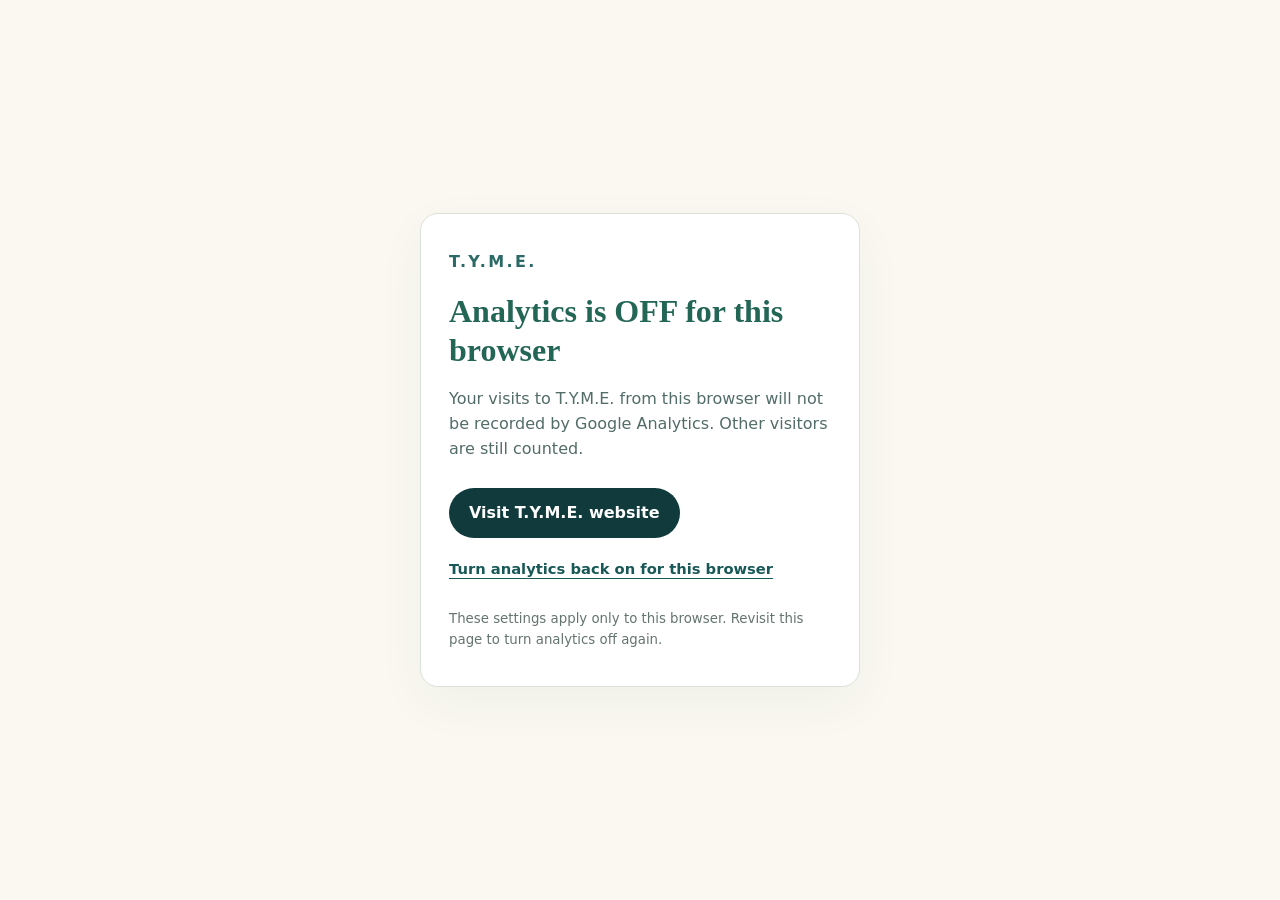
<file: analytics-off.html>
<!doctype html>
<html lang="en">
<head>
  <meta charset="utf-8">
  <meta name="viewport" content="width=device-width, initial-scale=1">
  <meta name="robots" content="noindex, nofollow">
  <meta name="theme-color" content="#103a3c">
  <title>Analytics Exclusion | T.Y.M.E.</title>
  <style>
    *{box-sizing:border-box}body{margin:0;min-height:100vh;display:grid;place-items:center;padding:24px;background:#faf8f1;color:#173a3d;font:16px/1.55 system-ui,-apple-system,Segoe UI,sans-serif}
    main{max-width:440px;width:100%;padding:36px 28px;border:1px solid #d9e3da;border-radius:18px;background:#fff;box-shadow:0 16px 50px #103a3c0c}
    .brand{font-weight:800;letter-spacing:.15em;font-size:1rem;color:#2a6965}h1{font:400 2rem/1.2 Georgia,serif;margin:18px 0}
    p{color:#526c67;margin:12px 0 0}.status{font-weight:700;color:#236656}.error{color:#9d3a2a}
    a{display:inline-block;padding:13px 20px;background:#103a3c;color:#fff;text-decoration:none;border-radius:99px;margin-top:26px;font-weight:700}
    a:focus-visible{outline:3px solid #cc835b;outline-offset:4px}
    a.secondary-link{display:block;background:transparent;color:#185957;text-decoration:underline;text-underline-offset:4px;padding:6px 0;margin-top:14px;font-size:.92rem}
    small{display:block;margin-top:22px;color:#64746f}
  </style>
  <script>
    // The same origin and storage key are used by the main site's Analytics opt-out.
    (function () {
      var success = false;
      try {
        localStorage.setItem('tyme_analytics_opt_out_v1', '1');
        success = localStorage.getItem('tyme_analytics_opt_out_v1') === '1';
      } catch (error) {}
      window['ga-disable-G-Y46CQ8WRY5'] = true;
      window.addEventListener('DOMContentLoaded', function () {
        var title = document.getElementById('status');
        var details = document.getElementById('details');
        if (success) {
          title.textContent = 'Analytics is OFF for this browser';
          details.textContent = 'Your visits to T.Y.M.E. from this browser will not be recorded by Google Analytics. Other visitors are still counted.';
        } else {
          title.textContent = 'Could not save your setting';
          title.className = 'status error';
          details.textContent = 'Chrome blocked site storage. Open this page in regular Chrome, allow site data, and try again.';
        }
      }, {once:true});
    })();
  </script>
</head>
<body>
  <main>
    <div class="brand">T.Y.M.E.</div>
    <h1 class="status" id="status">Checking Analytics setting…</h1>
    <p id="details">Checking your browser's saved exclusion.</p>
    <a href="/">Visit T.Y.M.E. website</a>
    <a class="secondary-link" href="/#tyme-analytics-on">Turn analytics back on for this browser</a>
    <small>These settings apply only to this browser. Revisit this page to turn analytics off again.</small>
  </main>
</body>
</html>
</file>
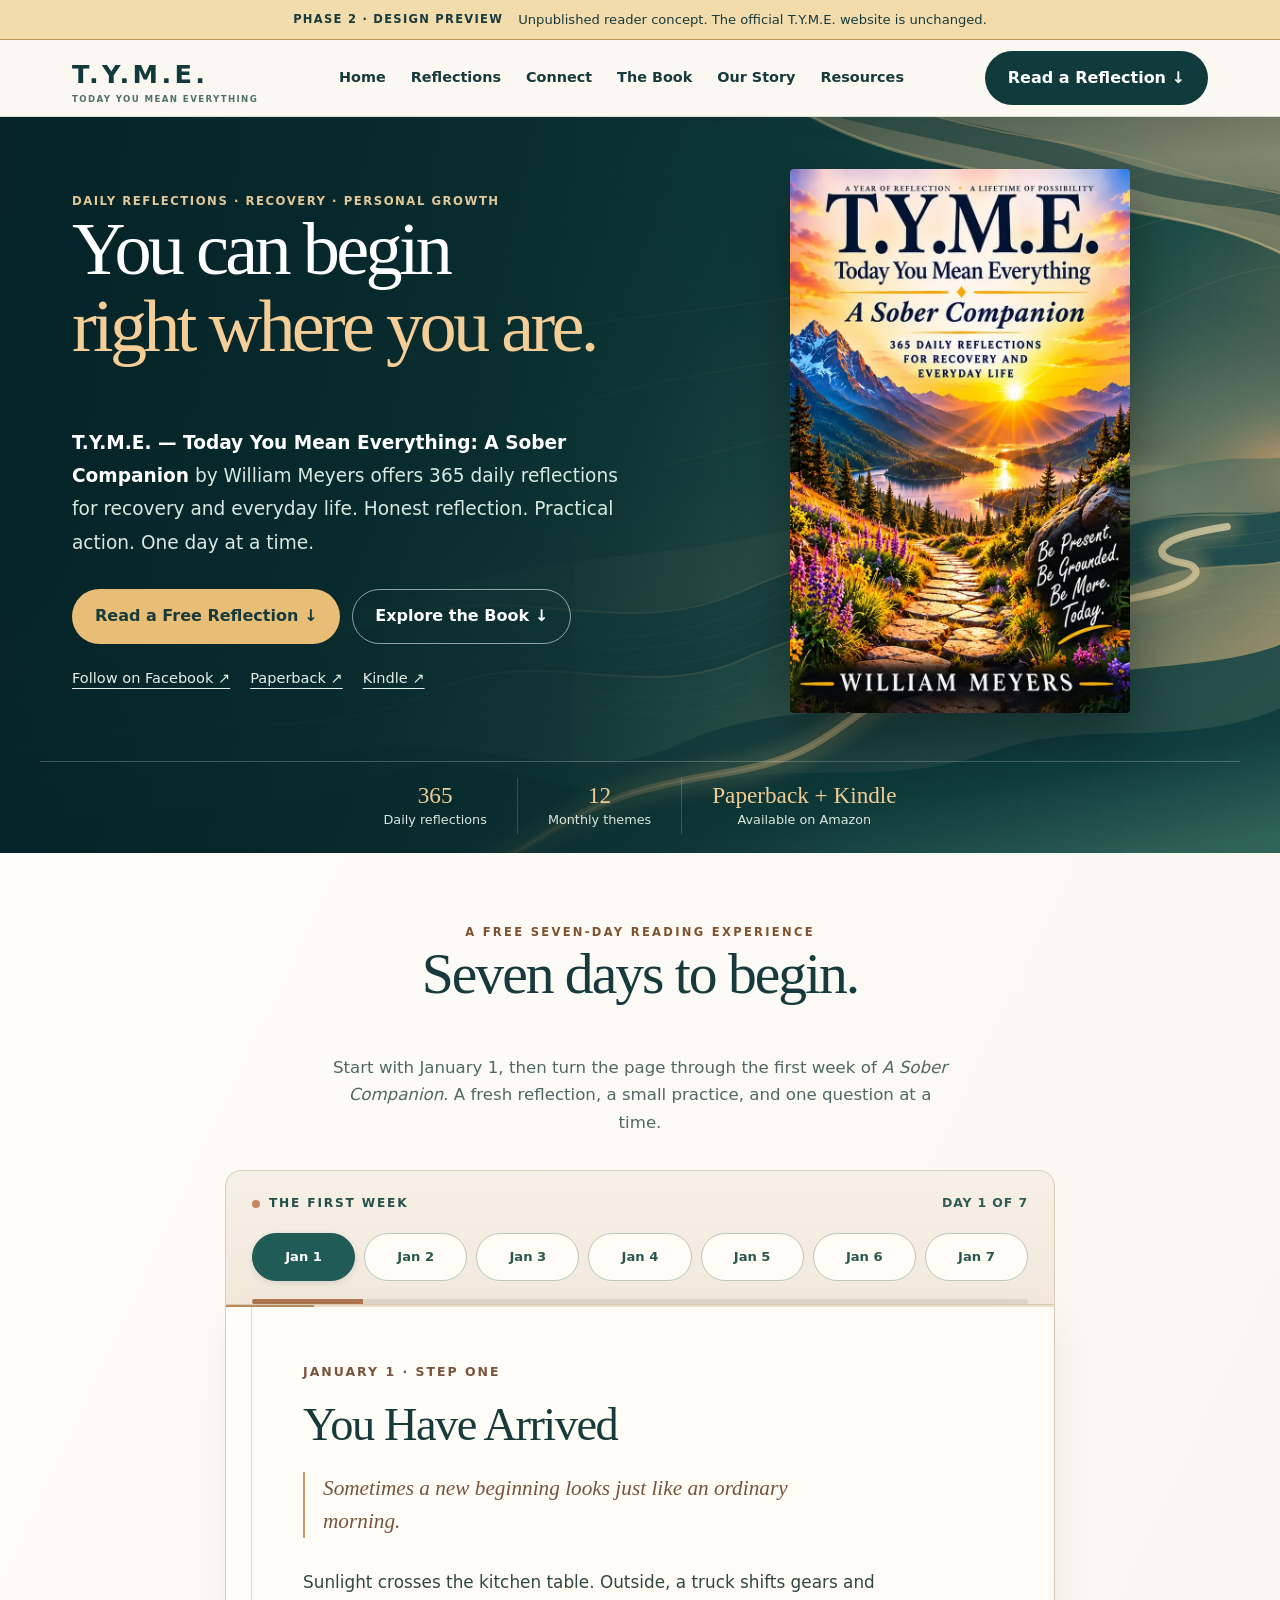
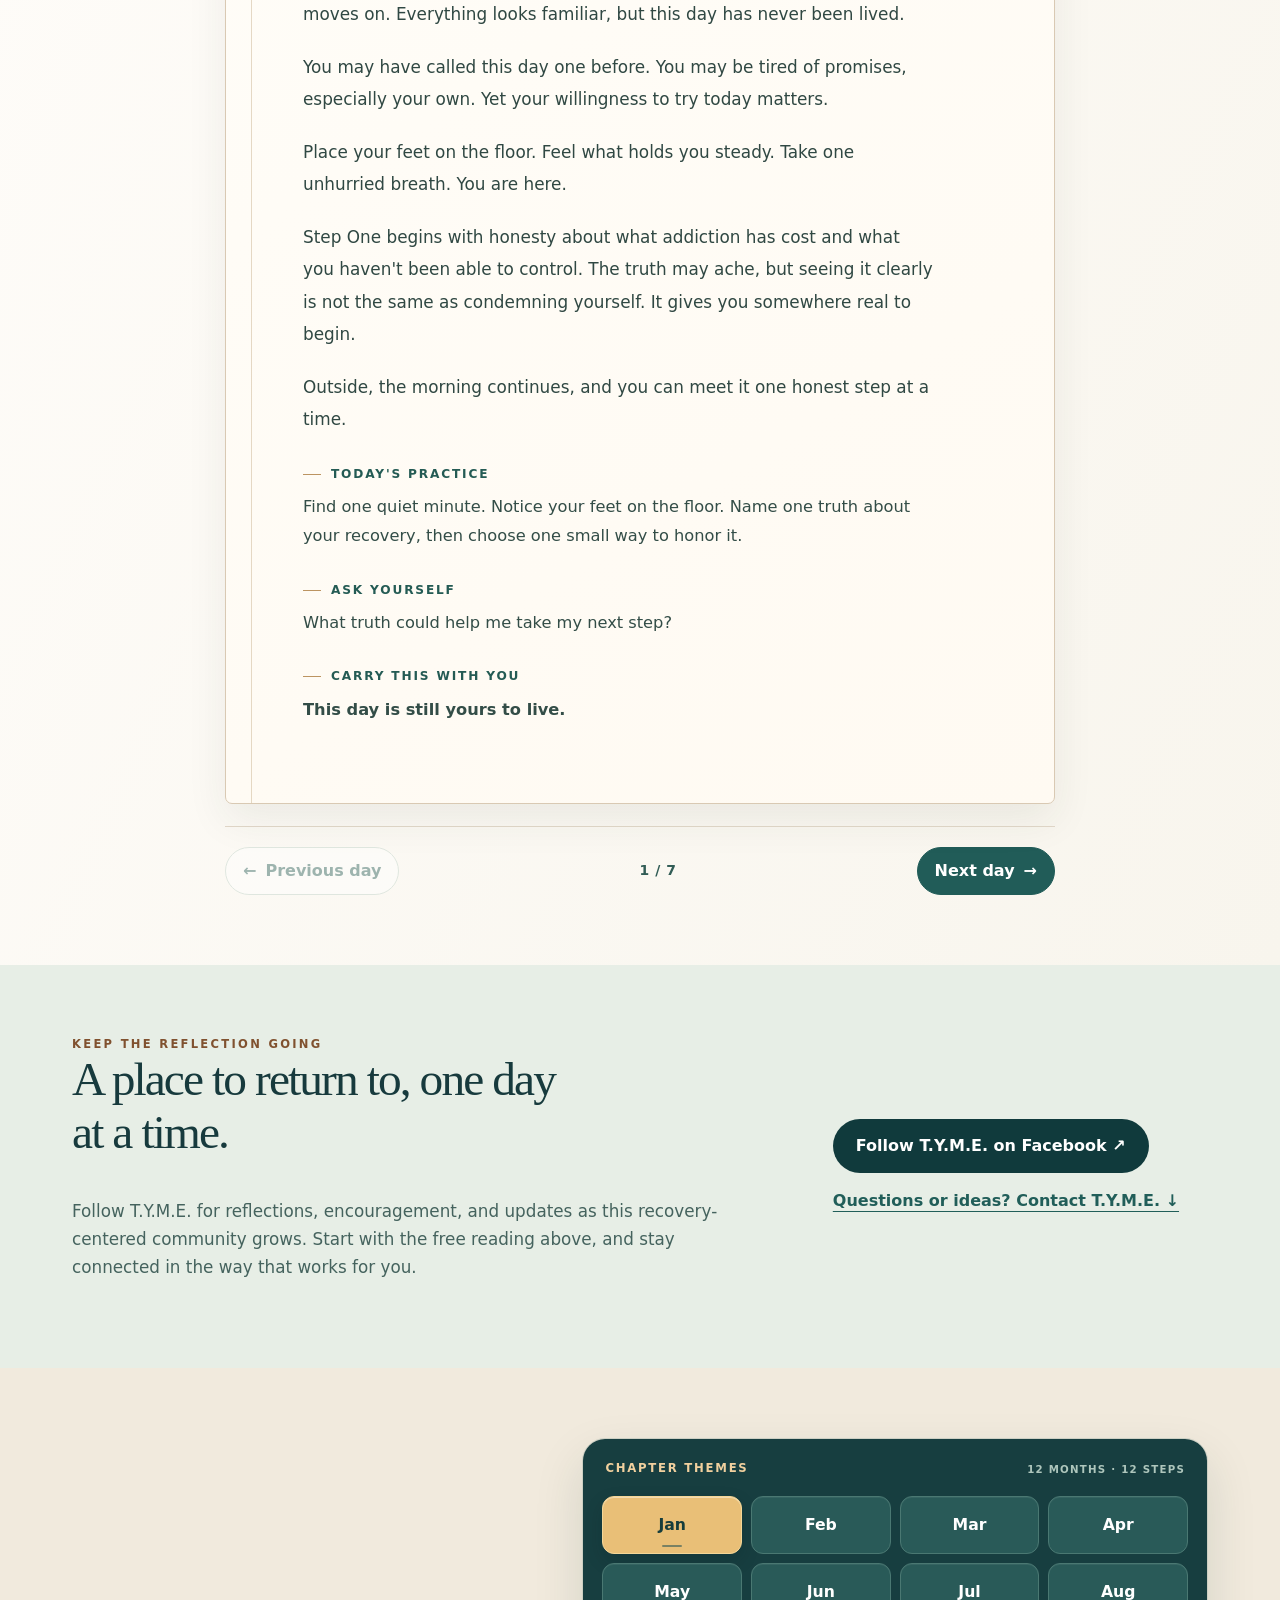
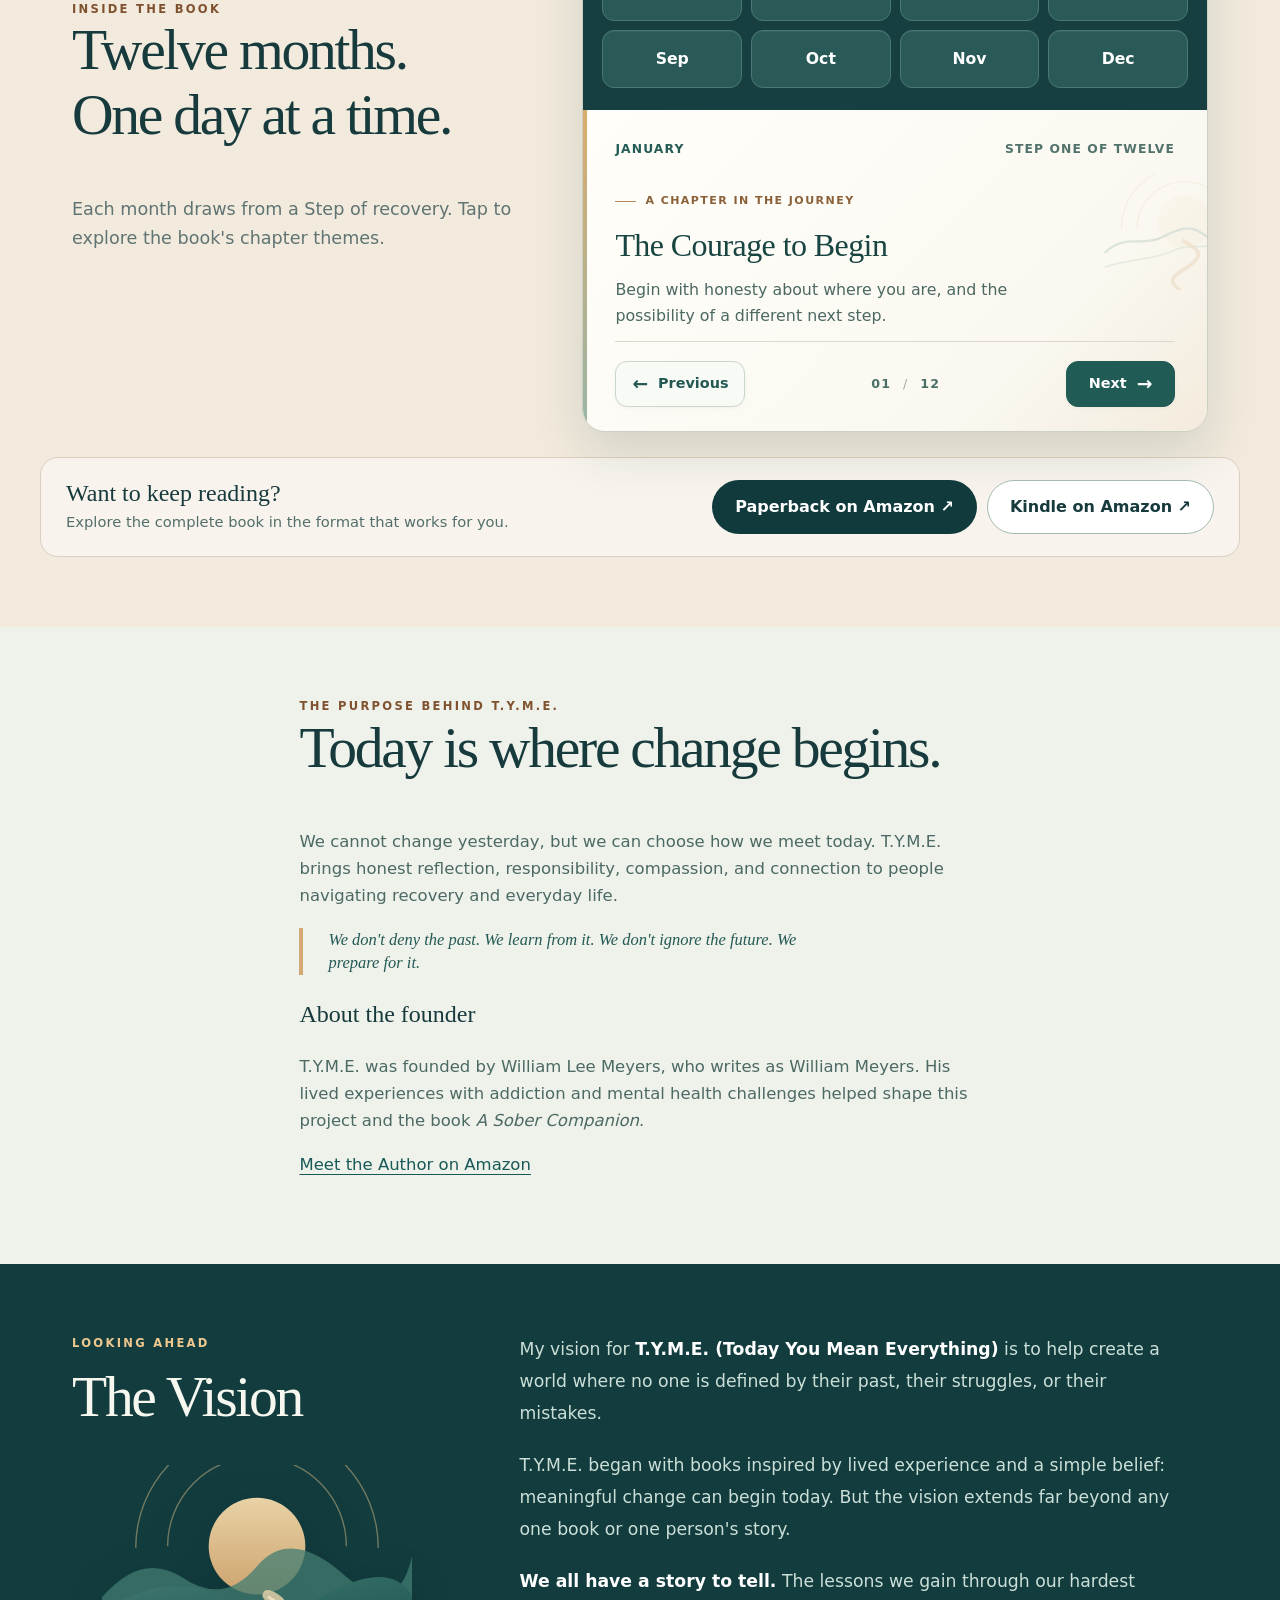
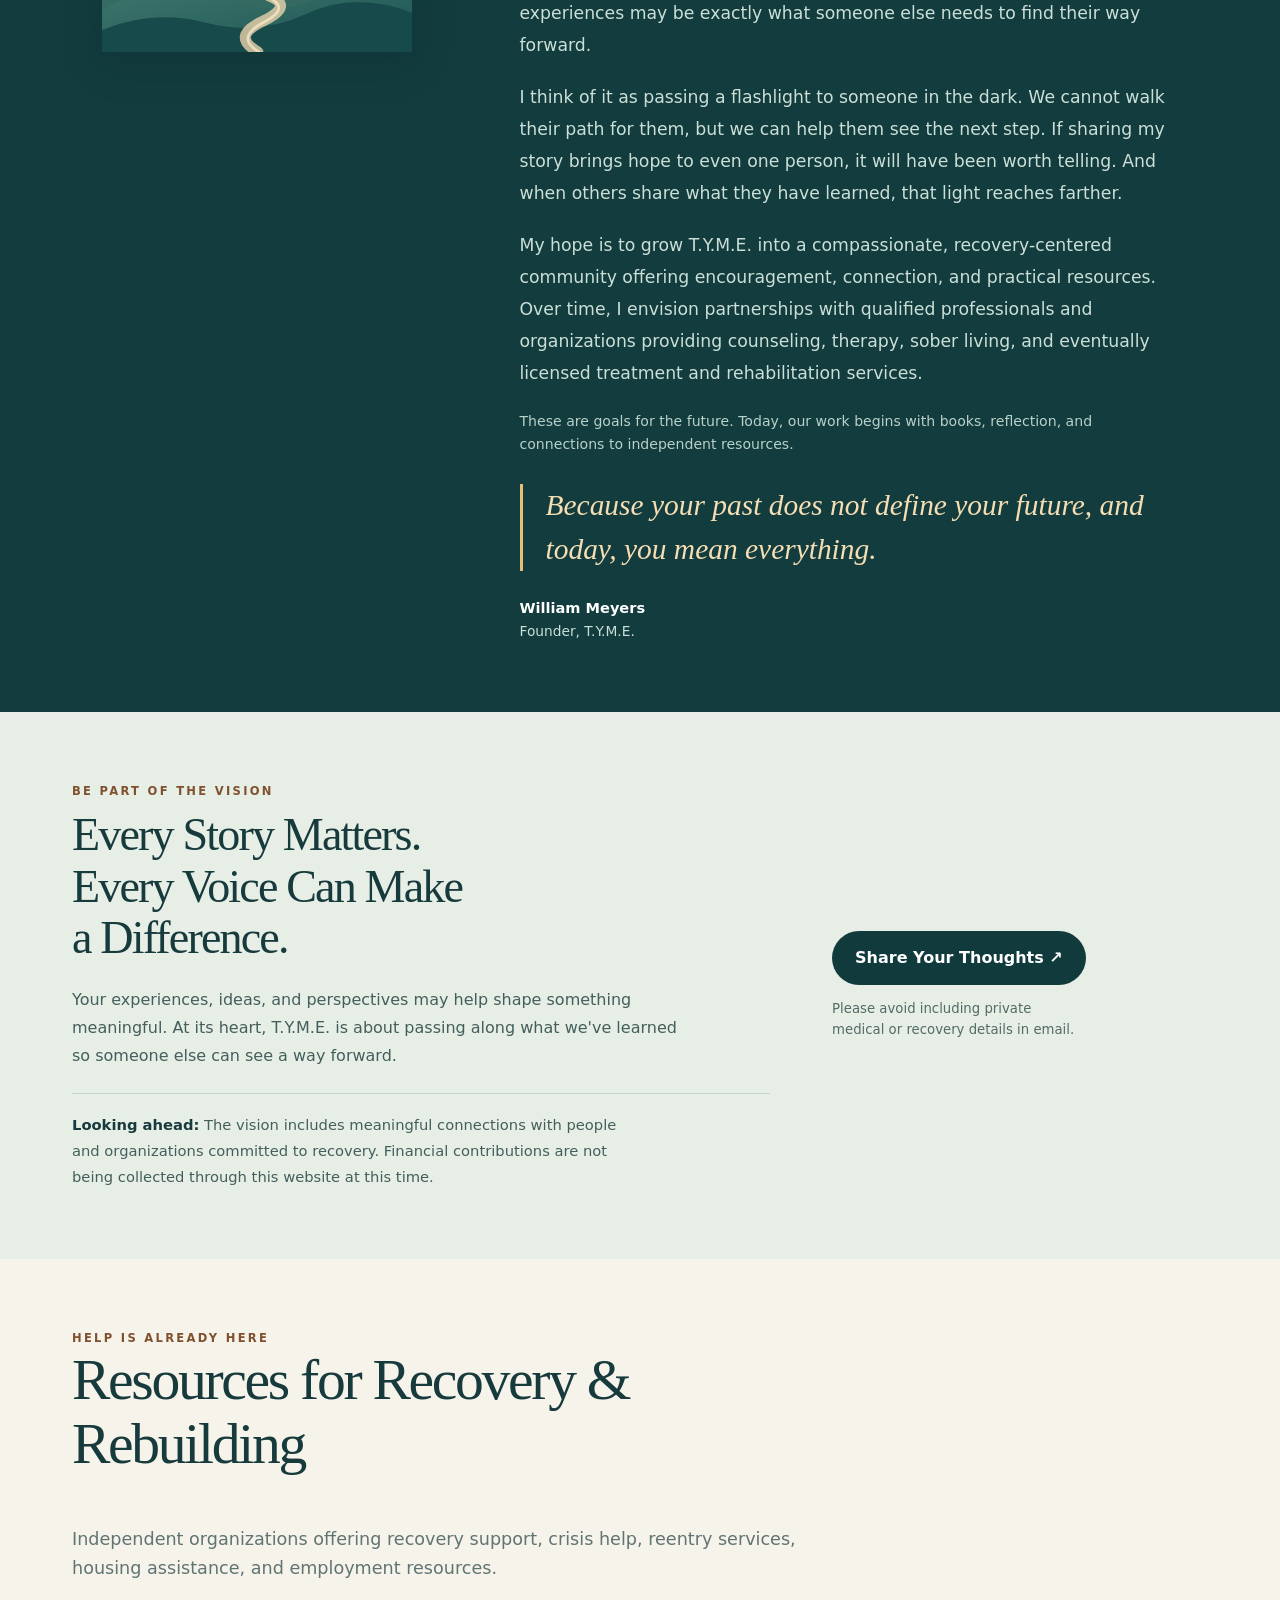
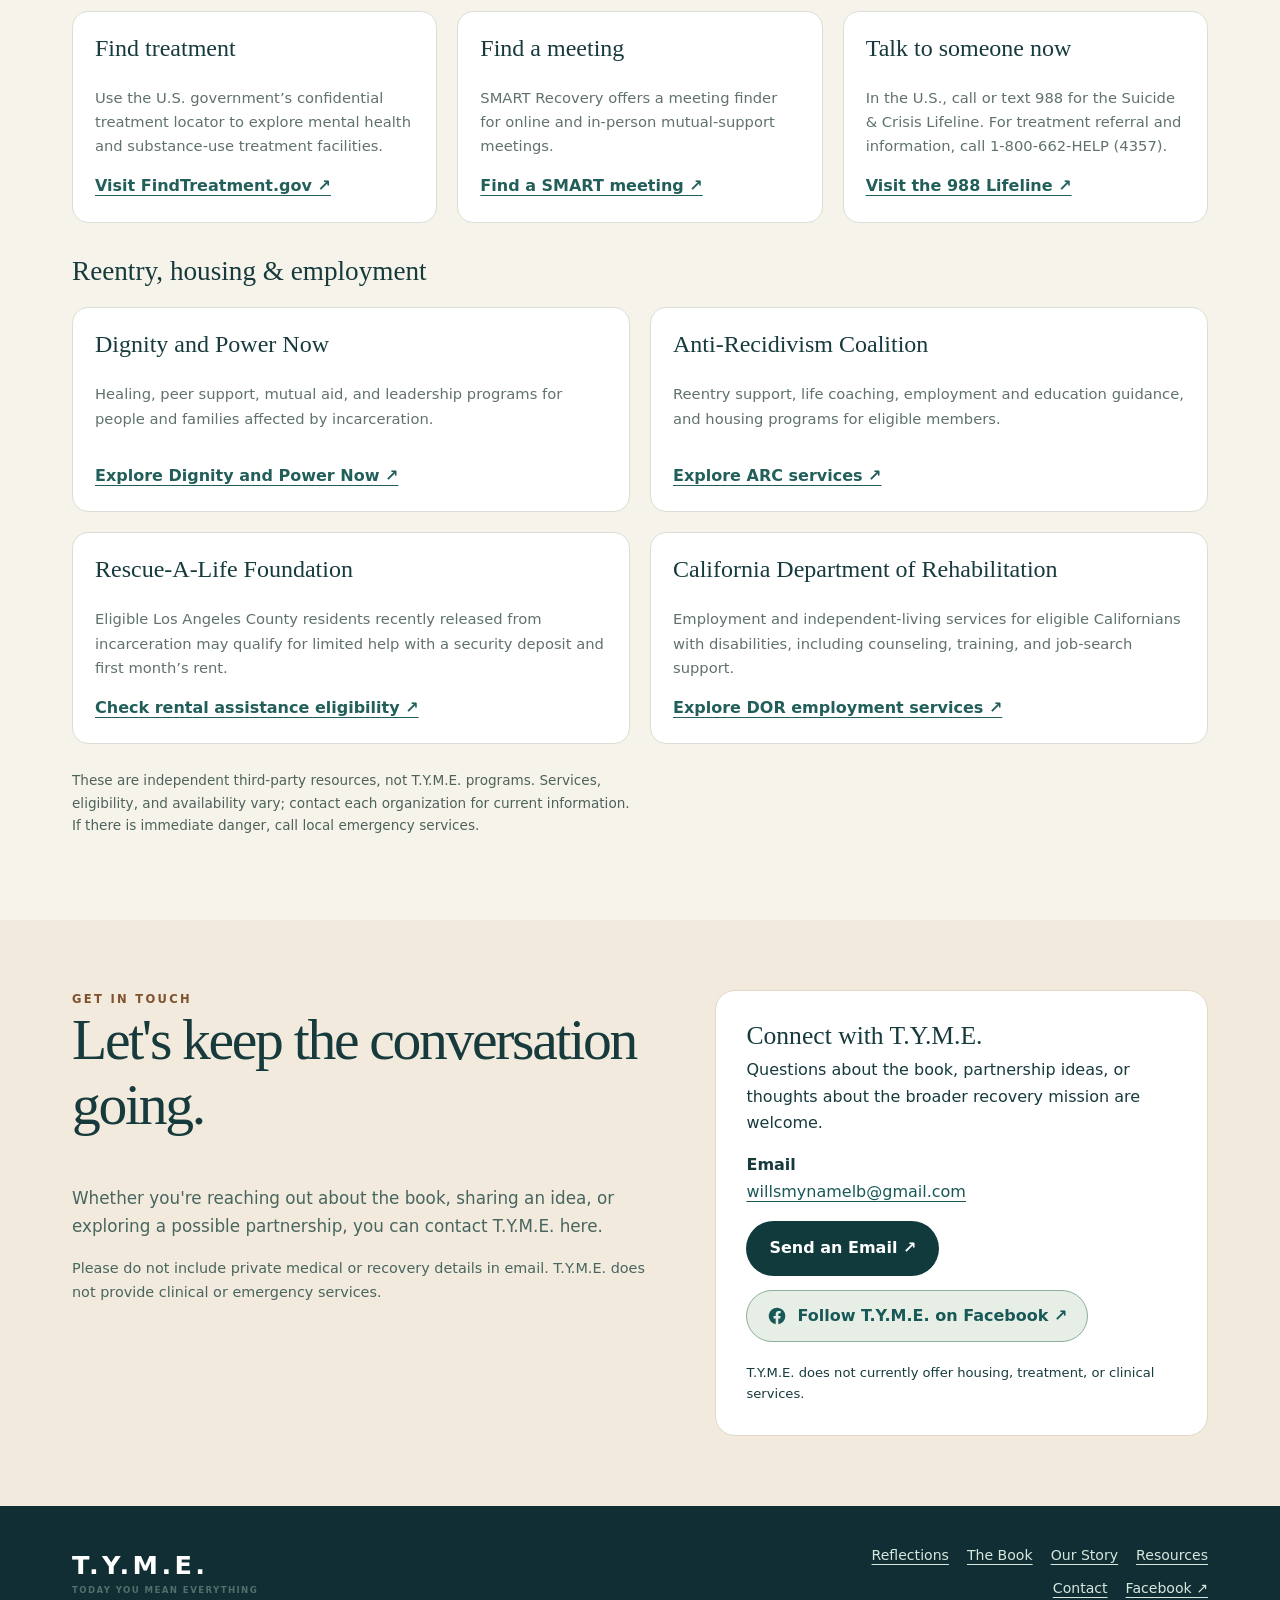
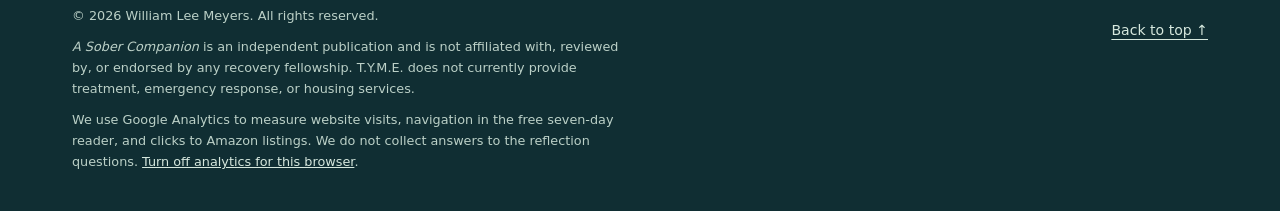
<file: phase2-reader-preview.html>
<!doctype html>
<html lang="en">
<head>
  <!-- Unpublished Phase 2 design preview: no analytics scripts or events. -->
  <script>
    window['ga-disable-G-Y46CQ8WRY5']=true;
    function gtag(){} // Preserve event caller behavior without sending data.
  </script>
  <meta name="robots" content="noindex,nofollow,noarchive">
  <meta charset="utf-8">
  <meta name="viewport" content="width=device-width,initial-scale=1">
  <meta name="theme-color" content="#123b3b">
  <meta name="google-site-verification" content="Q0JXhoE1F8M22vj-tkuUU8DXQn4P7_MRL0kgPdAnFzM" />
  <meta name="description" content="T.Y.M.E. — Today You Mean Everything: A Sober Companion by William Meyers. Explore 365 daily reflections for addiction recovery and everyday life.">
  <title>T.Y.M.E. | A Sober Companion by William Meyers</title>
  <link rel="canonical" href="https://www.tymetobegin.com/">
  <meta property="og:type" content="website">
  <meta property="og:site_name" content="T.Y.M.E.">
  <meta property="og:url" content="https://www.tymetobegin.com/">
  <meta property="og:title" content="T.Y.M.E. | A Sober Companion by William Meyers">
  <meta property="og:description" content="You can begin right where you are. Explore 365 daily reflections for recovery and everyday life by William Meyers.">
  <meta property="og:image" content="https://www.tymetobegin.com/tyme-sober-companion-cover.webp">
  <meta property="og:image:type" content="image/webp">
  <meta property="og:image:width" content="720">
  <meta property="og:image:height" content="1152">
  <meta property="og:image:alt" content="Cover of T.Y.M.E. — Today You Mean Everything: A Sober Companion by William Meyers">
  <meta name="twitter:card" content="summary">
  <meta name="twitter:title" content="T.Y.M.E. | A Sober Companion">
  <meta name="twitter:description" content="365 daily reflections for recovery and everyday life. You can begin right where you are.">
  <meta name="twitter:image" content="https://www.tymetobegin.com/tyme-sober-companion-cover.webp">
  <link rel="icon" href="/favicon.svg" type="image/svg+xml">
  <script type="application/ld+json">
  {"@context":"https://schema.org","@type":"WebSite","name":"T.Y.M.E.","alternateName":["TYME","Today You Mean Everything","tymetobegin"],"url":"https://www.tymetobegin.com/"}
  </script>
  <style>
    :root{--forest:#103a3c;--deep:#103137;--teal:#2a6965;--mint:#d8e7dc;--paper:#faf8f1;--cream:#f3ede1;--ink:#173a3d;--muted:#607473;--coral:#cc835b;--gold:#e8bd76;--line:rgba(18,65,65,.15)}
    *{box-sizing:border-box}html{scroll-behavior:smooth}body{margin:0;background:var(--paper);color:var(--ink);font:16px/1.65 system-ui,-apple-system,Segoe UI,sans-serif}a{color:inherit}button{font:inherit}h1,h2,h3,p{margin-top:0}h1,h2,h3,.serif{font-family:Georgia,'Times New Roman',serif;font-weight:400}h1{font-size:clamp(3.2rem,7vw,6.4rem);line-height:1.03;letter-spacing:-.05em}h2{font-size:clamp(2.25rem,4.5vw,4.1rem);line-height:1.12;letter-spacing:-.04em}h3{font-size:1.6rem;line-height:1.18}p{max-width:65ch}section{scroll-margin-top:88px}.wrap{max-width:1200px;margin:0 auto;padding:0 32px}.eyebrow{text-transform:uppercase;letter-spacing:.2em;font-size:.72rem;font-weight:800;line-height:1.6}.muted{color:var(--muted)}.btn{display:inline-flex;justify-content:center;align-items:center;gap:10px;border-radius:999px;padding:13px 22px;font-weight:750;text-decoration:none;border:1px solid transparent;transition:transform .2s,background .2s;cursor:pointer}.btn:hover{transform:translateY(-2px)}.btn:focus-visible, a:focus-visible,button:focus-visible{outline:3px solid var(--coral);outline-offset:4px}.btn-primary{background:var(--gold);color:#173a3d}.btn-outline{border-color:rgba(255,255,255,.55);color:white}.btn-dark{background:var(--forest);color:white}.btn-light{background:#fff;color:var(--forest)}
    .nav-wrap{position:sticky;top:0;z-index:40;background:rgba(250,248,241,.95);backdrop-filter:blur(16px);border-bottom:1px solid var(--line)}.nav{display:flex;align-items:center;justify-content:space-between;min-height:76px;gap:16px}.logo{text-decoration:none;color:var(--forest);font-weight:900;letter-spacing:.13em;font-size:1.6rem}.logo small{display:block;font-size:.54rem;letter-spacing:.16em;line-height:1;color:#50706b}.links{display:flex;gap:25px;align-items:center}.links a{text-decoration:none;font-size:.9rem;font-weight:650}.links a:hover{color:#b76d49}.nav-cta{white-space:nowrap}.menu-btn{display:none;border:1px solid var(--line);background:none;border-radius:10px;padding:6px 12px;font-size:1.4rem}
    .hero{background:radial-gradient(ellipse 600px 440px at 92% 0%,#367371 0%,transparent 75%),linear-gradient(130deg,#0d3339 3%,#1a4c4b 58%,#285952 100%);color:white;overflow:hidden;position:relative}.hero:after{content:"";position:absolute;width:760px;height:760px;right:-390px;bottom:-620px;border:110px solid rgba(233,195,124,.08);border-radius:50%}.hero-inner{position:relative;z-index:1;display:grid;grid-template-columns:1.07fr .93fr;gap:6%;align-items:center;min-height:650px;padding-top:80px;padding-bottom:82px}.hero h1 em{font-style:normal;color:#f5cd96}.hero .lead{font-size:1.16rem;color:#d9e8e0;line-height:1.8;margin:26px 0 30px;max-width:525px}.hero .eyebrow{color:#e2c799}.action-row{display:flex;flex-wrap:wrap;gap:12px}.book-stage{display:flex;justify-content:center;align-items:center;position:relative;min-height:485px}.halo{position:absolute;width:min(440px,95%);aspect-ratio:1;border-radius:50%;background:radial-gradient(circle,#edca94 0%,#96aca0 31%,transparent 67%);filter:blur(4px);opacity:.26}.book{position:relative;transform:rotate(-8deg);width:315px;aspect-ratio: .71;background:linear-gradient(155deg,#1f5858,#0c2f37 76%);box-shadow:19px 28px 0 -8px #e7dfce,22px 28px 0 -8px #c8bba1,42px 50px 60px rgba(0,0,0,.35);border-radius:3px 8px 8px 3px;padding:35px 25px;border-left:9px solid #0b2e35;overflow:hidden;display:flex;flex-direction:column;justify-content:space-between;text-align:center}.book:before{content:"";position:absolute;inset:0;border:1px solid rgba(255,255,255,.2);pointer-events:none}.book .arc{position:absolute;width:340px;height:340px;left:-30px;top:72px;border:1px solid rgba(231,194,132,.5);border-radius:50%}.book .arc:before,.book .arc:after{content:"";position:absolute;border:1px solid rgba(231,194,132,.3);border-radius:50%;inset:24px}.book .arc:after{inset:50px}.book .book-type{position:relative;z-index:1}.book .brand{font-size:2.65rem;color:#f9e3bc;font-family:Georgia,serif;letter-spacing:.12em;line-height:1.1}.book .mini{color:#e5d3b5;font-size:.7rem;text-transform:uppercase;letter-spacing:.16em;margin-top:14px}.book .subtitle{margin-top:90px;color:#f2e9d6;font-size:1.5rem;line-height:1.22;font-family:Georgia,serif}.book .author{position:relative;z-index:1;color:#ebdcbf;font-size:.75rem;text-transform:uppercase;letter-spacing:.19em}.book-ribbon{position:absolute;left:5%;bottom:12%;background:var(--cream);padding:12px 18px;border-radius:8px;box-shadow:0 12px 24px #061d1e44;color:#214c49;font-size:.8rem;transform:rotate(4deg)}
    .benefits{background:#e7eee6;border-bottom:1px solid var(--line)}.benefit-grid{display:grid;grid-template-columns:repeat(3,1fr);gap:30px;padding:35px 0}.benefit{display:flex;gap:14px}.benefit .num{font:italic 2rem Georgia,serif;color:#ad744e}.benefit strong{display:block;font-size:.94rem}.benefit small{display:block;color:#526b68;margin-top:2px;line-height:1.5}
    .section-pad{padding:95px 0}.split{display:grid;grid-template-columns:1fr 1fr;align-items:center;gap:9%}.intro-copy p{font-size:1.09rem;color:#506d6b}.section-head{max-width:730px;margin-bottom:35px}.section-head p{color:var(--muted);font-size:1.1rem}.quote-mark{color:#ca835c;font:6rem Georgia,serif;line-height:.5}.notecard{padding:48px;background:#fff;border:1px solid var(--line);border-radius:25px;box-shadow:0 15px 45px rgba(18,64,60,.06)}.notecard blockquote{font:italic clamp(1.6rem,3vw,2.3rem)/1.35 Georgia,serif;margin:24px 0;color:#284c4a}.notecard .small{color:#6a7774;font-size:.8rem}
    .journey{background:#f1eadd}.month-grid{display:grid;grid-template-columns:repeat(4,1fr);gap:12px}.month{border:1px solid #dfd5c6;background:#faf6ec;padding:20px;text-align:left;border-radius:14px;min-height:116px;cursor:pointer;transition:all .2s;color:#315453}.month:hover,.month.active{background:#245c5a;color:white;transform:translateY(-2px)}.month small{display:block;font-size:.69rem;text-transform:uppercase;letter-spacing:.1em;opacity:.75}.month span{display:block;font:1.35rem Georgia,serif;margin-top:7px}.month-details{margin-top:22px;border-radius:18px;background:#fff;padding:24px 30px;display:flex;gap:20px;align-items:baseline}.month-details strong{font:1.45rem Georgia,serif;min-width:140px}.month-details p{margin:0;color:#536965}
    .reflection{background:linear-gradient(115deg,#fffdfa,#f8f5ed)}.sample-wrap{max-width:830px;margin:0 auto}.sample-card{border:1px solid #e3d8c7;background:white;padding:55px clamp(22px,7vw,75px);border-radius:7px;box-shadow:0 25px 50px rgba(20,58,50,.08);position:relative}.sample-card:after{content:"";position:absolute;top:0;bottom:0;left:22px;border-left:1px solid rgba(200,171,134,.35)}.sample-date{text-transform:uppercase;letter-spacing:.14em;font-size:.7rem;font-weight:800;color:#895738}.sample-card h3{font-size:2.4rem;margin:14px 0}.epigraph{font:italic 1.16rem Georgia,serif;color:#805939}.sample-card .body p{line-height:1.86;max-width:66ch;margin-bottom:18px}.prompt-label{font-size:.72rem;text-transform:uppercase;letter-spacing:.13em;font-weight:850;color:#275b59;margin:22px 0 6px}.sample-card .entry-last{font-weight:650;color:#335e5a}
    .vision{background:#123c3e;color:#f6f7ef}.vision p{color:#cbdfd7}.vision-cards{display:grid;grid-template-columns:repeat(3,1fr);gap:20px;margin-top:36px}.vision-card{padding:28px;background:rgba(255,255,255,.07);border:1px solid rgba(255,255,255,.15);border-radius:19px}.vision-card .icon{font:2rem Georgia,serif;color:#efc88f}.vision-card h3{font-size:1.5rem;margin:12px 0}.vision-card p{font-size:.94rem;line-height:1.75}
    .resources{background:#f6f3ea}.resource-grid{display:grid;grid-template-columns:repeat(3,1fr);gap:20px}.resource-grid--reentry{grid-template-columns:repeat(2,minmax(0,1fr));margin-top:20px}.resource-subhead{font-size:1.7rem;margin:32px 0 0}.resource{display:flex;flex-direction:column;padding:26px;border:1px solid #d9dfd6;border-radius:16px;background:#fff;min-height:240px}.resource h3{font-size:1.5rem}.resource p{color:#60726c;font-size:.92rem}.resource a{margin-top:auto;color:#235f5a;font-weight:760;text-underline-offset:4px}.disclaimer{font-size:.85rem;color:#4c625b;margin-top:25px}.closing{background:#dce9df;text-align:center;padding:76px 25px}.closing h2{max-width:780px;margin:0 auto 18px}.closing p{margin:0 auto 24px}.footer{background:#102e33;color:#d6e8de;padding:38px 0}.footer-grid{display:flex;justify-content:space-between;gap:20px;align-items:flex-start}.footer .logo{color:#fff}.footer p{margin:10px 0 0;font-size:.8rem;max-width:550px;color:#bbd0c7}.footer a{color:#d6e8de}
    .mission{background:#eef2ea}.mission .section-head{margin-bottom:20px}.mission-copy{max-width:850px;margin:0 auto}.mission-copy p{font-size:1.06rem;color:#4c6964}.mission-quote{font:italic clamp(1.4rem,3vw,2rem)/1.5 Georgia,serif;color:#245955!important;border-left:4px solid #d4a873;padding-left:25px;margin:26px 0}.mission-pillars{display:grid;grid-template-columns:repeat(3,1fr);gap:16px;margin-top:32px}.mission-pillar{padding:25px;border-radius:15px;background:#fff;border:1px solid var(--line)}.mission-pillar h3{color:#275653;margin-bottom:8px}.mission-pillar p{font-size:.93rem;margin:0}.founder{background:#f4eee3}.founder-grid{display:grid;grid-template-columns:1fr 1fr;gap:50px;align-items:start}.founder-grid p{color:#526963}.founder-card{background:#fff;border:1px solid #e1d8c8;border-radius:20px;padding:30px;scroll-margin-top:94px}.founder-card h3{margin-bottom:6px}.founder-meta{font-size:.86rem;color:#7a695b!important}.contact-link{color:#185957;text-decoration-thickness:1px;text-underline-offset:4px;overflow-wrap:anywhere}.footer-links{display:flex;gap:18px;flex-wrap:wrap;align-items:center}.footer-links a{text-decoration:underline;text-underline-offset:3px;font-size:.83rem}
    .hero-cover{display:block;width:min(100%,340px);height:auto;border-radius:4px;box-shadow:0 22px 55px rgba(0,0,0,.36)}
    .month-details .principle-note{font-size:.79rem;color:#617773;margin-top:10px}
    @media(max-width:950px){.hero-inner{grid-template-columns:1fr 1fr;gap:2%}.book{width:250px}.book-stage{min-height:400px}.book .subtitle{margin-top:60px}.links{gap:13px}.month-grid{grid-template-columns:repeat(3,1fr)}}
    @media(max-width:740px){.wrap{padding:0 20px}.nav{min-height:66px}.menu-btn{display:block}.links{position:absolute;left:0;right:0;top:66px;display:none;flex-direction:column;align-items:stretch;gap:0;background:var(--paper);padding:10px 24px 20px;border-bottom:1px solid var(--line);box-shadow:0 20px 25px #10313718}.links.open{display:flex}.links a{padding:11px 0}.nav-cta{display:none}.hero-inner{grid-template-columns:1fr;min-height:unset;padding-top:67px;padding-bottom:60px}.hero h1{font-size:clamp(3rem,11vw,4.6rem)}.hero .lead{margin:20px 0}.book-stage{min-height:360px;margin-top:15px}.book{width:220px;transform:rotate(-5deg)}.book .brand{font-size:2rem}.book .subtitle{font-size:1.2rem}.book-ribbon{left:3%;bottom:6%}.benefit-grid{grid-template-columns:1fr;gap:12px;padding:24px 0}.section-pad{padding:67px 0}.split{grid-template-columns:1fr;gap:28px}.notecard{padding:30px}.month-grid{grid-template-columns:repeat(2,1fr)}.month{min-height:95px;padding:15px}.month span{font-size:1.16rem}.month-details{flex-direction:column;gap:5px}.sample-card{padding:35px 28px 35px 38px}.sample-card:after{left:17px}.sample-card h3{font-size:2rem}.vision-cards,.resource-grid,.mission-pillars,.founder-grid{grid-template-columns:1fr}.footer-grid{flex-direction:column}.footer .wrap{padding:0 20px}}
    @media(prefers-reduced-motion:reduce){html{scroll-behavior:auto}*,*:before,*:after{transition:none!important}}
  .book-intro{max-width:790px;font-size:1.1rem;color:#506d6b}.book-facts{display:grid;grid-template-columns:repeat(3,1fr);gap:15px;max-width:840px;margin:30px 0}.book-facts>div{border-top:2px solid #cea76e;padding:18px 15px;background:#fff}.book-facts strong{font:400 2.2rem Georgia,serif;display:block}.book-facts span{font-size:.88rem;color:#536e6a}.month{min-height:130px}.month span{font-size:1.08rem;line-height:1.22}.hero .lead strong{color:white}@media(max-width:740px){.section-pad{padding:64px 0}.book-facts{gap:7px}.book-facts>div{padding:12px 8px}.book-facts strong{font-size:1.8rem}.book-facts span{font-size:.76rem}.month span{font-size:1rem}} 
    /* Compact 2026 launch refinement */
    .section-pad{padding:70px 0}
    .hero-inner{min-height:560px;padding-top:52px;padding-bottom:48px}
    .hero .lead{max-width:560px}
    .quick-facts{display:flex;justify-content:center;gap:0;border-top:1px solid rgba(255,255,255,.22);padding-top:16px;padding-bottom:19px}
    .quick-facts>div{display:flex;flex-direction:column;align-items:center;justify-content:center;text-align:center;padding:4px 30px;border-right:1px solid rgba(255,255,255,.18)}
    .quick-facts>div:last-child{border-right:0}
    .quick-facts strong{color:#f1cd94;font:400 1.45rem Georgia,serif}
    .quick-facts span{color:#dbe7df;font-size:.8rem}
    .journey-layout{display:grid;grid-template-columns:minmax(250px,.85fr) minmax(0,1.15fr);gap:48px;align-items:center}
    .journey-layout .section-head{margin-bottom:0}
    .journey-browser{border-radius:20px;overflow:hidden;box-shadow:0 15px 40px rgba(28,61,55,.07)}
    .month-grid{display:grid;grid-template-columns:repeat(4,minmax(0,1fr));gap:6px;padding:14px;background:#163e41}
    .month-pick{border:1px solid rgba(255,255,255,.16);border-radius:8px;min-height:49px;color:#fff;background:#285b59;font-size:.93rem;font-weight:700;cursor:pointer;transition:background .16s,color .16s}
    .month-pick:hover{background:#396d66}.month-pick.active{background:var(--gold);color:#173a3d;border-color:var(--gold)}
    .month-pick:focus-visible,.month-nav:focus-visible{outline:3px solid var(--coral);outline-offset:2px}
    .month-panel{padding:24px;background:white;min-height:185px}
    .month-meta{display:flex;justify-content:space-between;gap:10px;font-size:.78rem;font-weight:800;text-transform:uppercase;letter-spacing:.08em;color:#53716b}
    .month-panel h3{margin:16px 0 25px;font-size:1.6rem}
    .month-actions{display:flex;justify-content:space-between;gap:10px}
    .month-nav{border:1px solid #cfdbd3;background:#f9fbf8;color:#245b59;border-radius:999px;padding:10px 17px;font-size:.88rem;font-weight:750;cursor:pointer;min-height:44px}
    .month-nav:hover{background:#e9f0e9}
    .mission-about{display:grid;grid-template-columns:1.15fr .85fr;gap:55px;align-items:center}
    .mission-about .mission-copy{max-width:none}.mission-about .mission-copy p{font-size:1.03rem}
    .mission-about .mission-quote{margin:18px 0 25px;font-size:1.38rem;line-height:1.45}
    .mission-about h3{font-size:1.5rem;scroll-margin-top:90px}
    .resources .section-head{margin-bottom:28px}.resource{min-height:205px;padding:22px}
    @media(max-width:950px){.journey-layout{gap:22px}.mission-about{gap:24px}}
    @media(max-width:740px){.section-pad{padding:58px 0}.hero-inner{min-height:unset;padding-top:48px;padding-bottom:26px}.quick-facts>div{padding:4px 8px;flex:1}.quick-facts strong{font-size:1.05rem}.quick-facts span{font-size:.7rem}.journey-layout,.mission-about{grid-template-columns:1fr;gap:22px}.journey-layout .section-head{margin-bottom:0}.month-panel h3{font-size:1.45rem}.resource{min-height:auto}.month-grid{grid-template-columns:repeat(4,minmax(0,1fr))}}

    /* Editorial presentation for the founder-approved Vision statement */
    .vision-layout{display:grid;grid-template-columns:minmax(190px,.7fr) minmax(0,1.3fr);gap:clamp(28px,6vw,84px);align-items:start}
    .vision .eyebrow{color:#efc88f}
    .vision h2{margin:12px 0 0;color:#f6f7ef}
    .vision-copy{max-width:65ch}
    .vision-copy p{font-size:1.08rem;line-height:1.85;margin:0 0 20px}
    .vision-copy strong{color:#fff;font-weight:700}
    .vision-statement{margin:28px 0 26px;padding-left:23px;border-left:3px solid var(--gold);color:#f5deb3;font:italic clamp(1.42rem,2.3vw,1.95rem)/1.48 Georgia,'Times New Roman',serif}
    .vision-copy .vision-signature{display:flex;flex-direction:column;gap:2px;margin:0;font-size:.91rem;line-height:1.5}
    .vision-signature span{color:#cbdfd7;font-size:.86rem}
    .vision-copy .vision-note{color:#b9d1c9;font-size:.88rem;line-height:1.65;margin:16px 0 26px}
    .vision-invitation{background:#e7eee6;color:var(--ink)}
    .invitation-layout{display:grid;grid-template-columns:minmax(0,1.3fr) minmax(215px,.7fr);gap:clamp(24px,5vw,62px);align-items:center}
    .invitation-support{border-top:1px solid var(--line);margin-top:23px;padding-top:18px}
    .invitation-support p{font-size:.92rem;color:#435f5b}
    .invitation-support strong{color:#173a3d}
    .vision-invitation .eyebrow{color:#80512f}
    .vision-invitation h2{font-size:clamp(2rem,3.6vw,3.1rem);max-width:18ch;margin:9px 0 22px}
    .invitation-copy p{color:#435f5b;max-width:60ch;margin:0 0 14px;line-height:1.75}
    .invitation-copy p:last-child{margin-bottom:0}
    .invitation-action{display:flex;flex-direction:column;align-items:flex-start;gap:14px}
    .invitation-action .btn{min-height:48px;text-align:center}
    .invitation-action p{font-size:.83rem;line-height:1.55;color:#536b66;max-width:30ch;margin:0}
    @media(max-width:740px){.invitation-layout{grid-template-columns:1fr;gap:25px}.invitation-action .btn{width:fit-content}}
    
    @media(max-width:950px){.vision-layout{grid-template-columns:1fr;gap:23px}.vision h2{margin-top:8px}}
    @media(max-width:740px){.vision-copy p{font-size:1rem}.vision-statement{margin:25px 0}}

    /* Switch to existing accessible mobile menu before tablet links become cramped */
    @media(min-width:741px) and (max-width:1045px){
      .nav{min-height:66px}
      .menu-btn{display:block}
      .links{position:absolute;left:0;right:0;top:66px;display:none;flex-direction:column;align-items:stretch;gap:0;background:var(--paper);padding:10px 32px 20px;border-bottom:1px solid var(--line);box-shadow:0 20px 25px #10313718}
      .links.open{display:flex}
      .links a{padding:11px 0}
      .nav-cta{display:none}
    }

    /* Phase 1: small, accessible refinements; preserve the established design. */
    .skip-link{position:fixed;top:-100px;left:16px;z-index:100;background:#fff;color:#103137;border:2px solid #103137;border-radius:9px;padding:10px 16px;font-weight:800;text-decoration:none}
    .skip-link:focus{top:12px;outline:3px solid #cc835b;outline-offset:2px}
    .hero-sample-link{display:inline-flex;align-items:center;gap:7px;margin-top:19px;color:#f5cd96;font-size:.94rem;font-weight:700;text-underline-offset:5px}
    .hero-sample-link:hover{color:#fff}
    .menu-btn{min-width:44px;min-height:44px}
    .action-row .btn{min-height:48px}
    @media(max-width:420px){
      .action-row{flex-direction:column;align-items:stretch}
      .action-row .btn{width:100%}
      .quick-facts{display:grid;grid-template-columns:repeat(2,minmax(0,1fr));row-gap:10px}
      .quick-facts>div{padding:3px 10px}
      .quick-facts>div:nth-child(2){border-right:0}
      .quick-facts>div:last-child{grid-column:1/-1;border-top:1px solid rgba(255,255,255,.18);padding-top:12px}
    }
    /* Clear, touch-friendly Facebook follow button in the Connect card */
    .facebook-follow-btn{background:#e7eee6;color:#185957;border-color:#8fae9f;min-height:52px;max-width:100%;padding:14px 20px;font-size:1rem;line-height:1.35;text-align:center}
    .facebook-follow-btn:hover{background:#d9e8df}
    .facebook-follow-btn svg{flex-shrink:0}
    @media(max-width:740px){.facebook-follow-btn{width:100%}}
  
    /* Experience redesign proposal: clearer first actions, community discovery, mobile reading. */
    .links a:hover,.links a:focus-visible{color:#854320}
    .hero .eyebrow{letter-spacing:.13em;font-size:.73rem}
    .hero-secondary-links{display:flex;align-items:center;flex-wrap:wrap;column-gap:20px;row-gap:8px;margin-top:22px;font-size:.91rem}
    .hero-secondary-links a{color:#e6eee5;text-underline-offset:5px;line-height:1.65}
    .hero-secondary-links a:hover{color:#f5cd96}
    .connect-band{background:#e7eee6}
    .connect-inner{display:grid;grid-template-columns:minmax(0,1.3fr) minmax(260px,.7fr);gap:clamp(24px,5vw,64px);align-items:center}
    .connect-band .eyebrow,.contact-section .eyebrow{color:#80512f}
    .connect-band h2{max-width:21ch;font-size:clamp(2rem,3.7vw,3.4rem)}
    .connect-band p{max-width:61ch;color:#45635e;font-size:1.05rem}
    .connect-actions{display:flex;flex-direction:column;align-items:flex-start;gap:15px}
    .connect-actions .btn{text-align:center;min-height:52px}
    .quiet-link{font-weight:700;color:#215e59;text-underline-offset:5px}
    .mission-about{grid-template-columns:1fr;max-width:850px;margin:0 auto}
    .contact-section{background:#f1eadd}
    .contact-layout{display:grid;grid-template-columns:minmax(0,1fr) minmax(300px,.85fr);gap:clamp(25px,5vw,70px);align-items:start}
    .contact-copy p{font-size:1.05rem;color:#486560}
    .contact-copy .contact-note{font-size:.9rem}
    .contact-section .founder-card{scroll-margin-top:94px}
    .footer-nav{display:flex;flex-direction:column;align-items:flex-end;gap:19px}
    .footer-nav nav{display:flex;flex-wrap:wrap;justify-content:flex-end;gap:10px 18px;max-width:360px}
    .footer-nav a{font-size:.88rem;text-underline-offset:4px}
    @media(max-width:950px){
      .connect-inner,.contact-layout{grid-template-columns:1fr}
      .connect-actions{align-items:flex-start}
      .footer-nav{align-items:flex-start}
      .footer-nav nav{justify-content:flex-start}
    }
    @media(max-width:740px){
      .hero-inner{padding-top:39px;padding-bottom:28px}
      .hero h1{font-size:clamp(2.8rem,10vw,4.2rem);letter-spacing:-.045em}
      .hero .lead{font-size:1.04rem;line-height:1.68}
      .hero .eyebrow{font-size:.65rem;letter-spacing:.1em}
      .hero-secondary-links{margin-top:18px;gap:9px 18px}
      .book-stage{min-height:unset;margin-top:34px;padding-bottom:20px}
      .hero-cover{width:min(63vw,248px)}
      .connect-inner,.contact-layout{gap:25px}
      .connect-actions .btn{width:100%}
      .footer-nav nav{gap:13px 19px}
    }
    @media(max-width:420px){
      .hero h1{font-size:clamp(2.65rem,9.6vw,3.1rem)}
      .hero-secondary-links{font-size:.85rem}
      .connect-band h2{font-size:2rem}
    }

    /* Book-format options live alongside book content, not only in the hero. */
    .book-purchase-row{margin-top:28px;padding-top:24px;border-top:1px solid #d6cbbd;display:flex;align-items:center;justify-content:space-between;gap:22px}
    .book-purchase-copy{display:flex;flex-direction:column;gap:3px}
    .book-purchase-copy strong{font:400 1.5rem Georgia,serif}
    .book-purchase-copy span{color:#536e6a;font-size:.92rem}
    .book-purchase-actions{display:flex;gap:10px;flex-wrap:wrap}
    .book-kindle-btn{background:#fff;color:#173a3d;border-color:#a4bbb1}
    .book-kindle-btn:hover{background:#edf4ed}
    @media(max-width:740px){
      .book-purchase-row{flex-direction:column;align-items:stretch}
      .book-purchase-actions{flex-direction:column}
      .book-purchase-actions .btn{width:100%}
    }

    /* Screenshot QA correction: prevent orphan last word in the mission headline. */
    @media(min-width:741px){.hero h1{font-size:clamp(3.2rem,5.8vw,5rem)}}
    @media(max-width:350px){.hero h1{font-size:2.35rem}}

    /* Version 2: accessible first-week reader and restrained brand illustration */
    .reader-intro{text-align:center;margin-bottom:30px}
    .reader-intro .eyebrow{color:#80512f}
    .reader-intro p{margin:14px auto 0;color:#4f6863;font-size:1.04rem;max-width:59ch}
    .reader-shell{max-width:830px;border-radius:17px}
    .reader-toolbar{border:1px solid #e3d8c7;border-bottom:0;background:#f3ede1;padding:19px 22px 0;border-radius:17px 17px 0 0}
    .reader-toolbar-title{display:flex;align-items:center;gap:9px;flex-wrap:wrap;font-size:.73rem;font-weight:800;letter-spacing:.12em;color:#315b56}
    .reader-dot{width:8px;height:8px;background:#C88760;border-radius:50%}
    #reader-count{margin-left:auto;white-space:nowrap;font-size:.69rem;color:#617773}
    .reader-day-selector{display:grid;grid-template-columns:repeat(7,minmax(0,1fr));gap:6px;margin:16px 0 18px}
    .reader-day-btn{background:#fff;border:1px solid #c9d6cc;color:#315e58;border-radius:999px;min-height:44px;padding:9px 5px;cursor:pointer;font-size:.78rem;font-weight:760;transition:background .2s,color .2s,border-color .2s}
    .reader-day-btn:hover{background:#e5eee6}
    .reader-day-btn.active{background:#215c58;color:#fff;border-color:#215c58}
    .reader-day-btn:focus-visible,.reader-arrow:focus-visible{outline:3px solid #b76d49;outline-offset:3px}
    .reader-progress{height:4px;background:#d5d7ce;overflow:hidden;border-radius:99px}
    .reader-progress-fill{height:100%;width:14.2857%;background:#B87450;transition:width .25s ease}
    .reader-shell .sample-card{border-radius:0 0 7px 7px;box-shadow:0 14px 35px rgba(20,58,50,.06)}
    .reader-entry[hidden],.reader-finish[hidden]{display:none!important}
    .reader-controls{display:flex;align-items:center;justify-content:space-between;gap:8px;margin:18px 0 0}
    .reader-arrow{min-height:48px;padding:10px 17px;border:1px solid #bbcfc5;border-radius:100px;color:#245b56;background:#fff;cursor:pointer;font-weight:760;display:inline-flex;align-items:center;justify-content:center;gap:9px;line-height:1.25}
    .reader-arrow-next{color:#fff;background:#215c58;border-color:#215c58}
    .reader-arrow:disabled{opacity:.43;cursor:not-allowed}
    .reader-arrow:not(:disabled):hover{filter:brightness(.94)}
    .reader-page{font-size:.87rem;color:#56716c;font-weight:750;white-space:nowrap}
    .reader-finish{margin-top:24px;padding:28px;background:#e7eee6;border:1px solid #c6d8ca;border-radius:17px}
    .reader-finish .eyebrow{color:#8c5739}
    .reader-finish h3{margin:10px 0;color:#1c4a48}
    .reader-finish p{color:#48675f}
    .reader-finish-actions{display:flex;gap:10px;flex-wrap:wrap}
    .vision-sunrise{width:min(100%,310px);height:auto;display:block;margin:36px auto 0;filter:drop-shadow(0 10px 22px rgba(0,0,0,.12))}
    @media(max-width:740px){
      .reader-toolbar{padding:17px 12px 0}
      .reader-day-selector{grid-template-columns:repeat(7,minmax(0,1fr));gap:3px}
      .reader-day-btn{font-size:.67rem;padding:8px 1px;min-height:45px}
      .reader-shell .sample-card{padding:35px 23px 35px 35px}
      .reader-controls{margin-top:15px}
      .reader-arrow{font-size:.85rem;padding:9px 11px}
      .reader-finish-actions{flex-direction:column}
      .reader-finish-actions .btn{width:100%}
      .vision-sunrise{width:min(100%,265px);margin:24px auto 0}
    }
    @media(max-width:355px){
      .reader-toolbar-title{font-size:.67rem}
      .reader-day-btn{font-size:.62rem;padding-inline:0}
      .reader-arrow{font-size:.75rem;padding:9px}
    }
    @media(prefers-reduced-motion:reduce){.reader-progress-fill{transition:none}}


    /* V3 focused chapter-portal refinement: restrained decorative language, stronger hierarchy. */
    .journey .journey-browser{border-radius:23px;box-shadow:0 21px 49px rgba(26,53,48,.13);border:1px solid rgba(27,78,74,.17)}
    .journey .month-selector-head{display:flex;justify-content:space-between;align-items:center;gap:12px;background:#173E40;color:#F1D09E;padding:20px 22px 0;font-size:.73rem;font-weight:850;letter-spacing:.15em}
    .journey .selector-meta{color:#AEC6BC;font-size:.64rem;letter-spacing:.12em;white-space:nowrap}
    .journey .month-grid{padding:17px 19px 22px;gap:9px;background:#173E40}
    .journey .month-pick{position:relative;background:#295A58;border:1px solid #4A7872;border-radius:12px;min-height:58px;font-size:.98rem;box-shadow:inset 0 1px 0 rgba(255,255,255,.06);transition:background-color .18s ease,transform .18s ease,box-shadow .18s ease}
    .journey .month-pick:hover{background:#356C67;border-color:#7B9F96}
    .journey .month-pick.active{background:#E9BF77;color:#163D3B;border-color:#F4D697;box-shadow:0 7px 18px rgba(4,25,23,.16),inset 0 1px 0 rgba(255,255,255,.42)}
    .journey .month-pick.active::after{content:"";position:absolute;bottom:6px;left:calc(50% - 10px);height:2px;width:20px;background:#45655B;border-radius:99px;opacity:.68}
    .journey .month-pick:focus-visible,.journey .month-nav:focus-visible{outline:3px solid #D17C4C;outline-offset:3px}
    .journey .month-panel{position:relative;isolation:isolate;min-height:0;overflow:hidden;padding:29px 32px 24px;background:linear-gradient(135deg,#FFFEFA 0%,#FAF8F0 72%,#F3EBDD 100%)}
    .journey .month-panel::before{content:"";position:absolute;left:0;top:0;bottom:0;width:4px;background:linear-gradient(#DBAC6D,#98B5A7)}
    .journey .month-panel-accent{position:absolute;right:-42px;top:64px;width:146px;z-index:-1;opacity:.24;pointer-events:none}
    .journey .month-panel-accent svg{display:block;max-width:100%}
    .journey .month-meta{position:relative;z-index:1;align-items:center;font-size:.77rem;color:#51736B;letter-spacing:.09em}
    .journey .month-meta span:first-child{color:#245C55}
    .journey .month-feature{min-height:182px;padding-top:33px;position:relative;z-index:1}
    .journey .chapter-eyebrow{display:flex;align-items:center;gap:9px;color:#8B613A;font-size:.69rem;font-weight:800;letter-spacing:.13em}
    .journey .chapter-eyebrow-mark{width:21px;height:1px;background:#B68A59}
    .journey .month-panel h3{font:400 clamp(1.65rem,2.5vw,2.25rem)/1.22 Georgia,serif;letter-spacing:-.018em;color:#184441;max-width:17ch;margin:16px 0 12px}
    .journey .month-summary{color:#4B6861;max-width:45ch;font-size:.99rem;line-height:1.65;margin:0 0 24px}
    .journey .month-actions{position:relative;z-index:1;border-top:1px solid #DCD9CC;padding-top:19px;align-items:center}
    .journey .month-nav{display:inline-flex;align-items:center;justify-content:center;gap:10px;padding:10px 16px;min-width:109px;min-height:46px;border-radius:12px;font-size:.9rem;background:#F8FAF6;border:1px solid #C8D6CC;color:#245853;box-shadow:0 2px 4px rgba(20,53,45,.03)}
    .journey .month-nav-next{background:#215B56;color:#FFF;border-color:#215B56}
    .journey .month-nav:hover{background:#E6EEE7}
    .journey .month-nav-next:hover{background:#2E6A63}
    .journey .month-nav-arrow{font-size:1.17rem;line-height:1}
    .journey .month-index{font-size:.79rem;font-weight:800;letter-spacing:.1em;color:#496F66;white-space:nowrap}
    .journey .month-index span{padding:0 6px;color:#A1AEA3;font-weight:400}
    .journey .book-purchase-row{background:rgba(255,255,255,.46);border:1px solid #DACFC0;border-radius:18px;margin-top:25px;padding:22px 25px}
    @media(max-width:740px){
      .journey .month-selector-head{padding:17px 17px 0}
      .journey .month-grid{gap:7px;padding:14px 16px 19px}
      .journey .month-pick{min-height:55px;font-size:.91rem;border-radius:11px}
      .journey .month-panel{padding:23px 23px 21px}
      .journey .month-feature{padding-top:31px;min-height:176px}
      .journey .month-panel h3{font-size:clamp(1.75rem,6vw,2.2rem);max-width:18ch}
      .journey .month-panel-accent{width:108px;right:-29px;top:57px;opacity:.17}
      .journey .month-summary{font-size:.97rem;max-width:32ch}
      .journey .month-nav{min-width:103px}
      .journey .book-purchase-row{padding:19px}
    }
    @media(max-width:370px){
      .journey .selector-meta{font-size:.52rem;letter-spacing:.04em}
      .journey .month-selector-head{font-size:.62rem;letter-spacing:.06em}
      .journey .month-grid{gap:6px;padding:13px}
      .journey .month-pick{min-height:52px;font-size:.86rem}
      .journey .month-panel{padding:21px 18px 19px}
      .journey .month-meta{font-size:.69rem}
      .journey .month-nav{min-width:93px;padding:9px 11px}
      .journey .month-index{font-size:.72rem}
      .journey .month-panel-accent{display:none}
    }
    @media(prefers-reduced-motion:reduce){.journey .month-pick{transition:none}}


  /* ILLUMINATED PATH: artwork preview on development branch only.
     This changes background presentation, not content, tracking, links, or behavior. */
  .hero {
    background-color: #092e33;
    background-image:
      linear-gradient(90deg,
        rgba(5,35,40,.96) 0%,
        rgba(7,40,43,.91) 29%,
        rgba(9,44,44,.76) 47%,
        rgba(9,44,44,.38) 69%,
        rgba(9,44,44,.12) 100%),
      url("illuminated-path-hero.svg");
    background-repeat: no-repeat;
    background-position: center center;
    background-size: cover;
  }
  .hero::after { display: none; }
  @media (max-width: 740px) {
    .hero {
      background-image:
        linear-gradient(180deg,
          rgba(5,35,40,.98) 0%,
          rgba(7,38,42,.97) 30%,
          rgba(8,40,43,.88) 54%,
          rgba(8,40,43,.68) 77%,
          rgba(8,40,43,.56) 100%),
        url("illuminated-path-hero.svg");
      background-position: 72% 48%;
    }
    /* Mobile refinement: bring the free reader closer without changing copy. */
    .hero-inner { padding-top: 31px; padding-bottom: 15px; row-gap: 0; }
    .hero .lead { margin: 16px 0; }
    .hero-secondary-links { margin-top: 15px; }
    .book-stage { margin-top: 16px; padding-bottom: 12px; }
    .hero-cover { width: min(54vw, 206px); }
  }

    /* Phase 2 design proposal: The Illuminated Page. Scoped to the free reader. */
    .reflection .reader-intro{margin-bottom:34px}
    .reflection .reader-intro h2{letter-spacing:-.035em}
    .reflection .reader-shell{filter:none}
    .reflection .reader-toolbar{
      background:linear-gradient(180deg,#f7f0e6 0%,#f2e9dc 100%);
      border-color:#dcd0bc;
      padding:22px 26px 0;
      border-radius:16px 16px 0 0;
    }
    .reflection .reader-toolbar-title{color:#254f4a;letter-spacing:.15em;font-size:.76rem}
    .reflection #reader-count{color:#315b56;font-size:.78rem;letter-spacing:.07em}
    .reflection .reader-day-selector{gap:9px;margin:19px 0 18px}
    .reflection .reader-day-btn{
      background:#fffcf6;border-color:#b7c9bd;color:#285951;
      min-height:48px;font-size:.82rem;line-height:1.2;padding:10px 5px;
    }
    .reflection .reader-day-btn:hover{background:#e9f0e9}
    .reflection .reader-day-btn.active{
      background:#205b56;border-color:#205b56;color:#fff;
      box-shadow:0 2px 6px rgba(16,57,55,.13);
    }
    .reflection .reader-progress{height:5px;background:#ddd8ca}
    .reflection .reader-progress-fill{background:#af744e}
    .reflection #reader-article{scroll-margin-top:95px}
    .reflection .reader-shell .sample-card{
      background:linear-gradient(148deg,#fffdf8 0%,#fffaf2 100%);
      border-color:#d9c9b3;
      box-shadow:0 16px 42px rgba(35,55,46,.075);
      padding:57px clamp(35px,7vw,77px) 62px;
    }
    .reflection .reader-shell .sample-card::before{
      content:"";position:absolute;top:0;left:0;right:0;height:2px;
      background:linear-gradient(90deg,#b88b58 0 88px,#e9dfcf 88px 100%);
    }
    .reflection .reader-shell .sample-card::after{
      left:25px;border-color:rgba(174,139,92,.32);
    }
    .reflection .reader-entry .sample-date{
      color:#79543c;font-size:.78rem;letter-spacing:.16em;font-weight:800;
    }
    .reflection .reader-shell .sample-card h3{
      font:400 clamp(2.05rem,4.25vw,2.9rem)/1.14 Georgia,'Times New Roman',serif;
      letter-spacing:-.032em;color:#173b3a;
      margin:17px 0 20px;max-width:23ch;text-wrap:balance;
    }
    .reflection .reader-shell .sample-card h3:focus-visible{
      outline:3px solid #b56f47;outline-offset:6px;border-radius:2px;
    }
    .reflection .reader-shell .epigraph{
      font:italic clamp(1.16rem,2.1vw,1.33rem)/1.55 Georgia,'Times New Roman',serif;
      color:#76543c;border-left:2px solid #c79c64;padding-left:18px;
      max-width:52ch;margin-bottom:28px;
    }
    .reflection .reader-shell .sample-card .body p{
      color:#304843;font-size:1.055rem;line-height:1.9;
      max-width:59ch;margin-bottom:1.24em;
    }
    .reflection .reader-shell .reader-entry > p:not(.epigraph){
      color:#334d47;font-size:1.015rem;line-height:1.78;max-width:59ch;
    }
    .reflection .reader-shell .prompt-label{
      color:#245b54;letter-spacing:.15em;font-size:.76rem;
      font-weight:850;margin:29px 0 9px;
    }
    .reflection .reader-shell .prompt-label::before{
      content:"";display:inline-block;vertical-align:middle;
      width:18px;height:1px;background:#bc9461;margin-right:10px;
    }
    .reflection .reader-controls{
      border-top:1px solid #e2d8c9;padding-top:20px;margin-top:22px;
    }
    .reflection .reader-page{color:#315c55;letter-spacing:.045em}
    @media(max-width:740px){
      .reflection .reader-toolbar{padding:19px 16px 0}
      .reflection .reader-shell .sample-card{padding:39px 28px 41px 39px}
      .reflection .reader-shell .sample-card::after{left:19px}
      .reflection .reader-shell .sample-card h3{font-size:clamp(1.92rem,6.3vw,2.45rem)}
      .reflection .reader-shell .sample-card .body p{font-size:1rem;line-height:1.84}
    }
    @media(max-width:560px){
      .reflection .reader-toolbar{padding:18px 14px 0}
      .reflection .reader-day-selector{
        display:flex;flex-wrap:wrap;justify-content:center;gap:8px;
        margin:17px 0 18px;
      }
      .reflection .reader-day-btn{
        flex:0 0 calc((100% - 24px)/4);
        min-width:0;min-height:48px;font-size:.82rem;padding:9px 2px;
        white-space:nowrap;
      }
      .reflection .reader-toolbar-title{font-size:.73rem}
      .reflection #reader-count{font-size:.73rem}
      .reflection .reader-shell .sample-card{padding:35px 23px 38px 35px}
      .reflection .reader-shell .sample-card::after{left:16px}
      .reflection .reader-shell .epigraph{padding-left:13px;margin-bottom:23px}
      .reflection .reader-shell .sample-card h3{font-size:clamp(1.9rem,7.4vw,2.2rem)}
      .reflection .reader-shell .sample-card .body p{line-height:1.82}
      .reflection .reader-shell .prompt-label{margin-top:25px}
    }

    /* Preview-only identifier; not included in index.html. */
    .phase2-preview-notice{
      display:flex;justify-content:center;align-items:center;flex-wrap:wrap;
      gap:5px 15px;padding:10px 18px;background:#f3dcac;
      color:#173a3d;text-align:center;font-size:.82rem;line-height:1.45;
      border-bottom:1px solid #bd965c;
    }
    .phase2-preview-notice strong{font-size:.72rem;letter-spacing:.11em}
  </style>
</head>
<body>
  <div class="phase2-preview-notice" role="note">
    <strong>PHASE 2 · DESIGN PREVIEW</strong>
    <span>Unpublished reader concept. The official T.Y.M.E. website is unchanged.</span>
  </div>
  <a class="skip-link" href="#main-content">Skip to main content</a>
  <header class="nav-wrap">
  <nav class="nav wrap" aria-label="Main navigation">
    <a class="logo" href="#home">T.Y.M.E.<small>TODAY YOU MEAN EVERYTHING</small></a>
    <button id="menuButton" class="menu-btn" aria-controls="navLinks" aria-expanded="false" aria-label="Open navigation">☰</button>
    <div class="links" id="navLinks">
      <a href="#home">Home</a>
      <a href="#development">Reflections</a>
      <a href="#connect">Connect</a>
      <a href="#journey">The Book</a>
      <a href="#mission">Our Story</a>
      <a href="#resources">Resources</a>
    </div>
    <a class="btn btn-dark nav-cta" href="#development">Read a Reflection ↓</a>
  </nav>
</header>
  <main id="main-content" tabindex="-1">
    <section class="hero" id="home">
  <div class="wrap hero-inner">
    <div class="hero-copy">
      <div class="eyebrow">Daily reflections · Recovery · Personal growth</div>
      <h1>You can begin<br><em>right where you are.</em></h1>
      <p class="lead"><strong>T.Y.M.E. — Today You Mean Everything: A Sober Companion</strong> by William Meyers offers 365 daily reflections for recovery and everyday life. Honest reflection. Practical action. One day at a time.</p>
      <div class="action-row">
        <a class="btn btn-primary" href="#development">Read a Free Reflection ↓</a>
        <a class="btn btn-outline" href="#journey">Explore the Book ↓</a>
      </div>
      <div class="hero-secondary-links" aria-label="More ways to connect with T.Y.M.E.">
        <a href="https://www.facebook.com/tyme.today.you.mean.everything" target="_blank" rel="noopener noreferrer">Follow on Facebook ↗</a>
        <a href="https://www.amazon.com/dp/B0HQY8BFKL" target="_blank" rel="noopener noreferrer">Paperback ↗</a>
        <a href="https://www.amazon.com/dp/B0HQV7DYGN" target="_blank" rel="noopener noreferrer">Kindle ↗</a>
      </div>
    </div>
    <div class="book-stage">
      <img class="hero-cover" src="tyme-sober-companion-cover.webp" width="720" height="1152" alt="A Sober Companion by William Meyers, sunrise over mountains, a lake, and winding path" fetchpriority="high" decoding="async">
    </div>
  </div>
  <div id="book" class="wrap quick-facts" aria-label="Book highlights">
    <div><strong>365</strong><span>Daily reflections</span></div>
    <div><strong>12</strong><span>Monthly themes</span></div>
    <div><strong>Paperback + Kindle</strong><span>Available on Amazon</span></div>
  </div>
</section>
    
    
    <section class="section-pad reflection" id="development" aria-labelledby="reader-title">
  <div class="wrap">
    <div class="section-head sample-wrap reader-intro">
      <div class="eyebrow">A free seven-day reading experience</div>
      <h2 id="reader-title">Seven days to begin.</h2>
      <p>Start with January 1, then turn the page through the first week of <em>A Sober Companion</em>. A fresh reflection, a small practice, and one question at a time.</p>
    </div>
    <div class="reader-shell sample-wrap">
      <div class="reader-toolbar">
        <div class="reader-toolbar-title"><span class="reader-dot" aria-hidden="true"></span> THE FIRST WEEK <span id="reader-count" role="status" aria-live="polite" aria-atomic="true">DAY 1 OF 7</span></div>
        <div class="reader-day-selector" role="group" aria-label="Select a day of reflection"><button type="button" class="reader-day-btn active" data-reader-select="1" aria-pressed="true" aria-controls="readerDay1" aria-label="Read January 1">Jan 1</button><button type="button" class="reader-day-btn" data-reader-select="2" aria-pressed="false" aria-controls="readerDay2" aria-label="Read January 2">Jan 2</button><button type="button" class="reader-day-btn" data-reader-select="3" aria-pressed="false" aria-controls="readerDay3" aria-label="Read January 3">Jan 3</button><button type="button" class="reader-day-btn" data-reader-select="4" aria-pressed="false" aria-controls="readerDay4" aria-label="Read January 4">Jan 4</button><button type="button" class="reader-day-btn" data-reader-select="5" aria-pressed="false" aria-controls="readerDay5" aria-label="Read January 5">Jan 5</button><button type="button" class="reader-day-btn" data-reader-select="6" aria-pressed="false" aria-controls="readerDay6" aria-label="Read January 6">Jan 6</button><button type="button" class="reader-day-btn" data-reader-select="7" aria-pressed="false" aria-controls="readerDay7" aria-label="Read January 7">Jan 7</button></div>
        <div class="reader-progress" aria-hidden="true"><div class="reader-progress-fill" id="reader-progress-fill"></div></div>
      </div>
      <article class="sample-card" id="reader-article"><div class="reader-entry" id="readerDay1" data-reader-day="1" role="region" aria-label="January 1 reflection">
  <div class="sample-date">JANUARY 1 · STEP ONE</div>
  <h3>You Have Arrived</h3>
  <p class="epigraph">Sometimes a new beginning looks just like an ordinary morning.</p>
  <div class="body"><p>Sunlight crosses the kitchen table. Outside, a truck shifts gears and moves on. Everything looks familiar, but this day has never been lived.</p><p>You may have called this day one before. You may be tired of promises, especially your own. Yet your willingness to try today matters.</p><p>Place your feet on the floor. Feel what holds you steady. Take one unhurried breath. You are here.</p><p>Step One begins with honesty about what addiction has cost and what you haven't been able to control. The truth may ache, but seeing it clearly is not the same as condemning yourself. It gives you somewhere real to begin.</p><p>Outside, the morning continues, and you can meet it one honest step at a time.</p></div>
  <div class="prompt-label">Today's Practice</div><p>Find one quiet minute. Notice your feet on the floor. Name one truth about your recovery, then choose one small way to honor it.</p>
  <div class="prompt-label">Ask Yourself</div><p>What truth could help me take my next step?</p>
  <div class="prompt-label">Carry This With You</div><p class="entry-last">This day is still yours to live.</p>
</div>
<div class="reader-entry" id="readerDay2" data-reader-day="2" role="region" aria-label="January 2 reflection" hidden>
  <div class="sample-date">JANUARY 2 · STEP ONE</div>
  <h3>You Are Not Every Thought You Think</h3>
  <p class="epigraph">A thought can be loud without being true.</p>
  <div class="body"><p>You’ll never stay sober. You always wreck it. Everybody knows it, and honestly, so do you.</p><p>The voice has your history memorized, and it talks in your own accent, which is why it sounds so much like the truth.</p><p>Listen closely. It says always and never as if it knows your future. It says everybody as if it has asked them. And it leaves out every morning you got up anyway.</p><p>You don’t have to shout it down; arguing only gives it the floor. Try putting five words in front of it instead: I’m having the thought that I’ll never stay sober. The sentence is the same, but now you’re standing a step back from it. Something in your chest may loosen a notch and let the next breath go deeper.</p><p>The voice will probably be back tomorrow. So will you.</p></div>
  <div class="prompt-label">Today's Practice</div><p>When the old voice starts up today, repeat its sentence with five words in front: I’m having the thought that…</p>
  <div class="prompt-label">Ask Yourself</div><p>Which recurring thought have I accepted without examination?</p>
  <div class="prompt-label">Carry This With You</div><p class="entry-last">You are the listener, not every voice you hear.</p>
</div>
<div class="reader-entry" id="readerDay3" data-reader-day="3" role="region" aria-label="January 3 reflection" hidden>
  <div class="sample-date">JANUARY 3 · STEP ONE</div>
  <h3>You Are Not the Worst Thing You Did</h3>
  <p class="epigraph">A mistake can be part of your story without defining who you are.</p>
  <div class="body"><p>The woman in the third folding chair has her grocery-store badge clipped to her coat. It shows her first name. For eleven winters she called herself something else, under her breath: “thief.” Anything decent she did got filed as a thief being nice.</p><p>Two years ago, someone in this circle asked her to say what she had done in one sentence, no labels. Only what happened. She told it to the floor: “I took money from my mother’s purse, more than once, and let my brother take the blame.”</p><p>She hadn't excused what she'd done. She was learning to carry the truth without wearing it as her name.</p><p>She can say it now without looking down, though her face still goes hot. The radiator knocks. She stirs too much sugar into a paper cup and waits for the next person to talk.</p></div>
  <div class="prompt-label">Today's Practice</div><p>When an old name for yourself returns, be still a moment. Remember what happened without forgetting that there is more to you.</p>
  <div class="prompt-label">Ask Yourself</div><p>What can I take responsibility for without condemning myself?</p>
  <div class="prompt-label">Carry This With You</div><p class="entry-last">Repair is more truthful than endless self-punishment.</p>
</div>
<div class="reader-entry" id="readerDay4" data-reader-day="4" role="region" aria-label="January 4 reflection" hidden>
  <div class="sample-date">JANUARY 4 · STEP ONE</div>
  <h3>The Freedom of Beginning Again</h3>
  <p class="epigraph">Beginning again doesn't erase yesterday. It changes what you do today.</p>
  <div class="body"><p>A hardware-store calendar hangs by the kitchen door. Pencil X’s mark the first two days of January. The third square is empty.</p><p>You planned to attend a recovery meeting each evening. You went the first two nights. Yesterday, tired and unsure what to say, you stayed home.</p><p>Morning light falls across the calendar. Your eyes find the empty square, as though it cancels the others.</p><p>But those first two nights happened. You showed up. You listened. You sat among people who understood.</p><p>Stand quietly. Let your shoulders settle. Acknowledge why yesterday was difficult without judging yourself.</p><p>The fourth square is empty too. The day has barely begun. You can ask for support and return to the meeting tonight. There's room for another X.</p><p>The calendar hangs a little crooked on its nail.</p></div>
  <div class="prompt-label">Today's Practice</div><p>Before noon, call or text one safe person. Tell them how you're doing and what support you need today.</p>
  <div class="prompt-label">Ask Yourself</div><p>What has helped me before that I can return to today?</p>
  <div class="prompt-label">Carry This With You</div><p class="entry-last">A new beginning is a different response, not a spotless past.</p>
</div>
<div class="reader-entry" id="readerDay5" data-reader-day="5" role="region" aria-label="January 5 reflection" hidden>
  <div class="sample-date">JANUARY 5 · STEP ONE</div>
  <h3>Stop Abandoning Yourself</h3>
  <p class="epigraph">Your yes should be a choice, not a reflex.</p>
  <div class="body"><p>At your cousin’s birthday, the coats are piled on the bed and the music keeps getting louder.</p><p>When you finally stand, she catches your sleeve. “You’re leaving already? It’s not even ten.” You hear yourself say, “Okay, one more hour,” and sit back down.</p><p>That yes was out before you checked it. Maybe you’ve done it for years, keeping the peace and swallowing what you needed. It kept you safe once. You can be grateful for that and still put it down.</p><p>The bass comes up through the floor into your feet. Let a breath go all the way out.</p><p>Honesty doesn’t have to be harsh. “I need to head home. Happy birthday.” Her face may fall, and you can care about that and still go.</p><p>You dig your coat out from the bottom of the pile.</p></div>
  <div class="prompt-label">Today's Practice</div><p>Before you say yes to anything today, wait one breath and ask yourself, quietly: Do I mean this?</p>
  <div class="prompt-label">Ask Yourself</div><p>When did I say yes because I feared disappointing someone?</p>
  <div class="prompt-label">Carry This With You</div><p class="entry-last">Love should make room for both people.</p>
</div>
<div class="reader-entry" id="readerDay6" data-reader-day="6" role="region" aria-label="January 6 reflection" hidden>
  <div class="sample-date">JANUARY 6 · STEP ONE</div>
  <h3>The Courage to Feel</h3>
  <p class="epigraph">You can feel something fully without letting it decide for you.</p>
  <div class="body"><p>It’s after two in the morning, and the feeling you’ve been stepping around has found you, with nothing between you and it.</p><p>You know what the old way offered on nights like this. You don’t have to do anything with this feeling except have it.</p><p>Let it be the size it is, and give it a plain name: sad, scared, furious, ashamed, lonely.</p><p>Find where it lives, maybe a weight under the ribs, and rest a hand there. A hand fixes nothing and keeps you company anyway.</p><p>A feeling may have something to tell you without telling the whole truth. Anger may rise when you're hurt. Fear may be an old hurt returning. It could still be here at dawn, in a different shape.</p><p>Across the city, a few other windows are lit.</p><p>You are allowed to be awake.</p></div>
  <div class="prompt-label">Today's Practice</div><p>When a hard feeling rises today, name it and give yourself sixty seconds before deciding what to do next.</p>
  <div class="prompt-label">Ask Yourself</div><p>What might this feeling be telling me, and what might it not know?</p>
  <div class="prompt-label">Carry This With You</div><p class="entry-last">Listen to the feeling, then question its orders.</p>
</div>
<div class="reader-entry" id="readerDay7" data-reader-day="7" role="region" aria-label="January 7 reflection" hidden>
  <div class="sample-date">JANUARY 7 · STEP ONE</div>
  <h3>You Need Not Earn Your Right to Be Here</h3>
  <p class="epigraph">Worth is not a reward for getting everything right.</p>
  <div class="body"><p>Some of us came into recovery with a list ready, the jobs we used to hold and the most sober days we ever strung together. We thought we had to prove we were worth helping.</p><p>Nobody asked for the list.</p><p>The first Step asks for one honest admission: we couldn’t get out of our addiction on our own. Saying it out loud felt like giving up our last bit of pride. But our dignity was still there.</p><p>Worth that has to be earned can be lost on a bad day, and we have bad days. We are still responsible for what comes next, and the work is hard. But we were worth helping before any of it began.</p></div>
  <div class="prompt-label">Today's Practice</div><p>Today, think of one thing you've been trying to handle alone. Ask someone you trust for a little help, without feeling you have to prove you deserve it.</p>
  <div class="prompt-label">Ask Yourself</div><p>Whose approval am I still trying to earn?</p>
  <div class="prompt-label">Carry This With You</div><p class="entry-last">Growth starts from the dignity you already have.</p>
</div></article>
      <div class="reader-controls" aria-label="Reflection page controls">
        <button type="button" class="reader-arrow" id="reader-prev" disabled aria-label="Previous day's reflection"><span aria-hidden="true">←</span> Previous day</button>
        <span id="reader-page" class="reader-page">1 / 7</span>
        <button type="button" class="reader-arrow reader-arrow-next" id="reader-next" aria-label="Next day's reflection">Next day <span aria-hidden="true">→</span></button>
      </div>
      <div class="reader-finish" id="reader-finish" hidden>
        <span class="eyebrow">You've reached day seven</span>
        <h3>Keep the next right day close.</h3>
        <p>Continue through the book or stay connected to T.Y.M.E. for more encouragement and reflection.</p>
        <div class="reader-finish-actions">
          <a class="btn btn-dark" href="#journey">Explore the Full Book ↓</a>
          <a class="btn book-kindle-btn" href="https://www.facebook.com/tyme.today.you.mean.everything" target="_blank" rel="noopener noreferrer">Follow T.Y.M.E. ↗</a>
        </div>
      </div>
    </div>
  </div>
</section>
<section class="section-pad connect-band" id="connect" aria-labelledby="connect-title">
  <div class="wrap connect-inner">
    <div>
      <div class="eyebrow">Keep the reflection going</div>
      <h2 id="connect-title">A place to return to, one day at a time.</h2>
      <p>Follow T.Y.M.E. for reflections, encouragement, and updates as this recovery-centered community grows. Start with the free reading above, and stay connected in the way that works for you.</p>
    </div>
    <div class="connect-actions">
      <a class="btn btn-dark" href="https://www.facebook.com/tyme.today.you.mean.everything" target="_blank" rel="noopener noreferrer">Follow T.Y.M.E. on Facebook ↗</a>
      <a class="quiet-link" href="#contact">Questions or ideas? Contact T.Y.M.E. ↓</a>
    </div>
  </div>
</section>
<section class="section-pad journey" id="journey"><div class="wrap journey-layout"><div class="section-head"><div class="eyebrow" style="color:#80512f">Inside the book</div><h2>Twelve months.<br>One day at a time.</h2><p>Each month draws from a Step of recovery. Tap to explore the book's chapter themes.</p></div><div class="journey-browser"><div class="month-selector-head"><span>CHAPTER THEMES</span><span class="selector-meta">12 MONTHS · 12 STEPS</span></div><div class="month-grid" id="monthGrid" role="group" aria-label="Choose a month"><button class="month-pick active" type="button" data-month="0" aria-pressed="true" aria-controls="monthPanel" aria-label="January, Step 1: The Courage to Begin">Jan</button><button class="month-pick" type="button" data-month="1" aria-pressed="false" aria-controls="monthPanel" aria-label="February, Step 2: Trusting What We Cannot Control">Feb</button><button class="month-pick" type="button" data-month="2" aria-pressed="false" aria-controls="monthPanel" aria-label="March, Step 3: The Choice to Let Go">Mar</button><button class="month-pick" type="button" data-month="3" aria-pressed="false" aria-controls="monthPanel" aria-label="April, Step 4: Looking Without Looking Away">Apr</button><button class="month-pick" type="button" data-month="4" aria-pressed="false" aria-controls="monthPanel" aria-label="May, Step 5: The Courage to Be Known">May</button><button class="month-pick" type="button" data-month="5" aria-pressed="false" aria-controls="monthPanel" aria-label="June, Step 6: Making Room for Change">Jun</button><button class="month-pick" type="button" data-month="6" aria-pressed="false" aria-controls="monthPanel" aria-label="July, Step 7: Strength With Open Hands">Jul</button><button class="month-pick" type="button" data-month="7" aria-pressed="false" aria-controls="monthPanel" aria-label="August, Step 8: The Lives Our Choices Touch">Aug</button><button class="month-pick" type="button" data-month="8" aria-pressed="false" aria-controls="monthPanel" aria-label="September, Step 9: Repair, One Choice at a Time">Sep</button><button class="month-pick" type="button" data-month="9" aria-pressed="false" aria-controls="monthPanel" aria-label="October, Step 10: The Practice of Returning">Oct</button><button class="month-pick" type="button" data-month="10" aria-pressed="false" aria-controls="monthPanel" aria-label="November, Step 11: Listening Beyond the Noise">Nov</button><button class="month-pick" type="button" data-month="11" aria-pressed="false" aria-controls="monthPanel" aria-label="December, Step 12: A Life Given Back">Dec</button></div><div class="month-panel" id="monthPanel" role="region" aria-live="polite" aria-label="Selected month">
    <div class="month-panel-accent" aria-hidden="true"><svg viewBox="0 0 190 152" fill="none" xmlns="http://www.w3.org/2000/svg" focusable="false">
      <circle cx="106" cy="62" r="35" fill="#E4BF84" opacity=".22"/>
      <path d="M44 72a62 62 0 0 1 124 0M24 72a82 82 0 0 1 164 0" stroke="#C89658" stroke-width="1.5" opacity=".42"/>
      <path d="M3 102c25-25 48-7 72-19s38-19 58-3 38-4 57-10" stroke="#7FA69A" stroke-width="3" stroke-linecap="round"/>
      <path d="M3 121c36-12 61-8 88-21s65 2 99-16" stroke="#A6C0AA" stroke-width="2" stroke-linecap="round"/>
      <path d="M99 150c-24-16 10-24 21-37s-3-18-15-26" stroke="#C79556" stroke-width="5" stroke-linecap="round" opacity=".65"/>
    </svg></div>
    <div class="month-meta"><span id="monthHeading">January</span><span id="monthStep">Step One of Twelve</span></div>
    <div class="month-feature">
      <div class="chapter-eyebrow"><span class="chapter-eyebrow-mark" aria-hidden="true"></span> A CHAPTER IN THE JOURNEY</div>
      <h3 id="monthDescription">The Courage to Begin</h3>
      <p id="monthSummary" class="month-summary">Begin with honesty about where you are, and the possibility of a different next step.</p>
    </div>
    <div class="month-actions">
      <button class="month-nav" type="button" id="monthPrev" aria-label="Previous month"><span class="month-nav-arrow" aria-hidden="true">←</span><span>Previous</span></button>
      <span id="monthIndex" class="month-index" aria-label="Month 1 of 12">01 <span aria-hidden="true">/</span> 12</span>
      <button class="month-nav month-nav-next" type="button" id="monthNext" aria-label="Next month"><span>Next</span><span class="month-nav-arrow" aria-hidden="true">→</span></button>
    </div>
  </div></div></div><div class="wrap book-purchase-row" aria-label="Book formats">
      <div class="book-purchase-copy"><strong>Want to keep reading?</strong><span>Explore the complete book in the format that works for you.</span></div>
      <div class="book-purchase-actions">
        <a class="btn btn-dark" href="https://www.amazon.com/dp/B0HQY8BFKL" target="_blank" rel="noopener noreferrer">Paperback on Amazon ↗</a>
        <a class="btn book-kindle-btn" href="https://www.amazon.com/dp/B0HQV7DYGN" target="_blank" rel="noopener noreferrer">Kindle on Amazon ↗</a>
      </div>
    </div></section>
    
    
    <section class="section-pad mission" id="mission"><div class="wrap"><div class="mission-about"><div class="mission-copy"><div class="eyebrow" style="color:#80512f">The purpose behind T.Y.M.E.</div><h2>Today is where change begins.</h2><p>We cannot change yesterday, but we can choose how we meet today. T.Y.M.E. brings honest reflection, responsibility, compassion, and connection to people navigating recovery and everyday life.</p><p class="mission-quote">We don't deny the past. We learn from it. We don't ignore the future. We prepare for it.</p><h3 id="about">About the founder</h3><p>T.Y.M.E. was founded by William Lee Meyers, who writes as William Meyers. His lived experiences with addiction and mental health challenges helped shape this project and the book <em>A Sober Companion</em>.</p><p><a class="contact-link" href="https://www.amazon.com/author/williammeyerstyme" target="_blank" rel="noopener noreferrer">Meet the Author on Amazon</a></p></div></div></div></section>
    <section class="section-pad vision" id="vision" aria-labelledby="vision-title">
      <div class="wrap vision-layout">
        <div class="vision-heading">
          <div class="eyebrow">Looking ahead</div>
          <h2 id="vision-title">The Vision</h2>

<svg class="vision-sunrise" viewBox="0 0 340 205" width="340" height="205" xmlns="http://www.w3.org/2000/svg" aria-hidden="true" focusable="false">
  <defs>
    <linearGradient id="tymeSunGlow" x1="0" y1="0" x2="0" y2="1"><stop offset="0%" stop-color="#F6DCAC"/><stop offset="100%" stop-color="#D9AB73"/></linearGradient>
    <linearGradient id="tymeHillFill" x1="0" y1="0" x2="1" y2="1"><stop offset="0%" stop-color="#40786F"/><stop offset="100%" stop-color="#1C5552"/></linearGradient>
  </defs>
  <circle cx="170" cy="89" r="53" fill="url(#tymeSunGlow)" opacity=".94"/>
  <path d="M72 89a98 98 0 0 1 196 0M37 91a133 133 0 0 1 266 0" fill="none" stroke="#E9C68C" stroke-width="1.5" opacity=".45"/>
  <path d="M0 145Q44 94 89 124T170 111T265 120T340 100V205H0Z" fill="#427D71" opacity=".75"/>
  <path d="M0 160Q72 115 130 144T252 139T340 143V205H0Z" fill="url(#tymeHillFill)"/>
  <path d="M0 181Q56 158 114 173T225 163T340 162V205H0Z" fill="#174B4B"/>
  <path d="M171 205C147 191 157 180 179 170C202 158 200 150 182 143" fill="none" stroke="#EED6AD" stroke-width="12" stroke-linecap="round" opacity=".78"/>
  <path d="M172 205C151 192 160 181 180 171C198 161 198 153 183 145" fill="none" stroke="#F8E6C8" stroke-width="3" stroke-linecap="round" opacity=".8"/>
</svg>
        </div>
        <div class="vision-copy">
          <p>My vision for <strong>T.Y.M.E. (Today You Mean Everything)</strong> is to help create a world where no one is defined by their past, their struggles, or their mistakes.</p>
          <p>T.Y.M.E. began with books inspired by lived experience and a simple belief: meaningful change can begin today. But the vision extends far beyond any one book or one person's story.</p>
          <p><strong>We all have a story to tell.</strong> The lessons we gain through our hardest experiences may be exactly what someone else needs to find their way forward.</p>
          <p>I think of it as passing a flashlight to someone in the dark. We cannot walk their path for them, but we can help them see the next step. If sharing my story brings hope to even one person, it will have been worth telling. And when others share what they have learned, that light reaches farther.</p>
          <p>My hope is to grow T.Y.M.E. into a compassionate, recovery-centered community offering encouragement, connection, and practical resources. Over time, I envision partnerships with qualified professionals and organizations providing counseling, therapy, sober living, and eventually licensed treatment and rehabilitation services.</p>
          <p class="vision-note">These are goals for the future. Today, our work begins with books, reflection, and connections to independent resources.</p>
          <blockquote class="vision-statement">Because your past does not define your future, and today, you mean everything.</blockquote>
          <p class="vision-signature"><strong>William Meyers</strong><span>Founder, T.Y.M.E.</span></p>
        </div>
      </div>
    </section>
    <section class="section-pad vision-invitation" id="share" aria-labelledby="share-title">
      <div class="wrap invitation-layout">
        <div class="invitation-copy">
          <div class="eyebrow">Be part of the Vision</div>
          <h2 id="share-title">Every Story Matters. Every Voice Can Make a Difference.</h2>
          <p>Your experiences, ideas, and perspectives may help shape something meaningful. At its heart, T.Y.M.E. is about passing along what we've learned so someone else can see a way forward.</p>
          <div class="invitation-support" id="support">
            <p><strong>Looking ahead:</strong> The vision includes meaningful connections with people and organizations committed to recovery. Financial contributions are not being collected through this website at this time.</p>
          </div>
        </div>
        <div class="invitation-action">
          <a class="btn btn-dark" href="mailto:willsmynamelb@gmail.com?subject=Connecting%20with%20T.Y.M.E.">Share Your Thoughts ↗</a>
          <p>Please avoid including private medical or recovery details in email.</p>
        </div>
      </div>
    </section>
    <section class="section-pad resources" id="resources"><div class="wrap"><div class="section-head"><div class="eyebrow" style="color:#80512f">Help is already here</div><h2>Resources for Recovery &amp; Rebuilding</h2><p>Independent organizations offering recovery support, crisis help, reentry services, housing assistance, and employment resources.</p></div><div class="resource-grid"><div class="resource"><h3>Find treatment</h3><p>Use the U.S. government’s confidential treatment locator to explore mental health and substance-use treatment facilities.</p><a href="https://findtreatment.gov/" target="_blank" rel="noopener noreferrer">Visit FindTreatment.gov ↗</a></div><div class="resource"><h3>Find a meeting</h3><p>SMART Recovery offers a meeting finder for online and in-person mutual-support meetings.</p><a href="https://support.smartrecovery.org/find-a-smart-meeting" target="_blank" rel="noopener noreferrer">Find a SMART meeting ↗</a></div><div class="resource"><h3>Talk to someone now</h3><p>In the U.S., call or text 988 for the Suicide &amp; Crisis Lifeline. For treatment referral and information, call 1-800-662-HELP (4357).</p><a href="https://988lifeline.org/" target="_blank" rel="noopener noreferrer">Visit the 988 Lifeline ↗</a></div></div><h3 class="resource-subhead">Reentry, housing &amp; employment</h3><div class="resource-grid resource-grid--reentry"><div class="resource"><h3>Dignity and Power Now</h3><p>Healing, peer support, mutual aid, and leadership programs for people and families affected by incarceration.</p><a href="https://dignityandpowernow.org/programs" target="_blank" rel="noopener noreferrer">Explore Dignity and Power Now ↗</a></div><div class="resource"><h3>Anti-Recidivism Coalition</h3><p>Reentry support, life coaching, employment and education guidance, and housing programs for eligible members.</p><a href="https://antirecidivism.org/our-programs/supportive-services/" target="_blank" rel="noopener noreferrer">Explore ARC services ↗</a></div><div class="resource"><h3>Rescue-A-Life Foundation</h3><p>Eligible Los Angeles County residents recently released from incarceration may qualify for limited help with a security deposit and first month’s rent.</p><a href="https://rescuealifefoundation.org/jsrap-rental-assistance-program/" target="_blank" rel="noopener noreferrer">Check rental assistance eligibility ↗</a></div><div class="resource"><h3>California Department of Rehabilitation</h3><p>Employment and independent-living services for eligible Californians with disabilities, including counseling, training, and job-search support.</p><a href="https://www.dor.ca.gov/Home/EmploymentServices" target="_blank" rel="noopener noreferrer">Explore DOR employment services ↗</a></div></div><p class="disclaimer">These are independent third-party resources, not T.Y.M.E. programs. Services, eligibility, and availability vary; contact each organization for current information. If there is immediate danger, call local emergency services.</p></div></section>
    
  <section class="section-pad contact-section" id="contact" aria-labelledby="contact-title">
  <div class="wrap contact-layout">
    <div class="contact-copy">
      <div class="eyebrow">Get in touch</div>
      <h2 id="contact-title">Let's keep the conversation going.</h2>
      <p>Whether you're reaching out about the book, sharing an idea, or exploring a possible partnership, you can contact T.Y.M.E. here.</p>
      <p class="contact-note">Please do not include private medical or recovery details in email. T.Y.M.E. does not provide clinical or emergency services.</p>
    </div>
    <aside class="founder-card"><h3>Connect with T.Y.M.E.</h3><p>Questions about the book, partnership ideas, or thoughts about the broader recovery mission are welcome.</p><p><strong>Email</strong><br><a class="contact-link" href="mailto:willsmynamelb@gmail.com">willsmynamelb@gmail.com</a></p><a class="btn btn-dark" href="mailto:willsmynamelb@gmail.com?subject=T.Y.M.E.%20inquiry">Send an Email ↗</a><p style="font-size:.9rem;margin:14px 0 0"><a class="btn facebook-follow-btn" href="https://www.facebook.com/tyme.today.you.mean.everything" target="_blank" rel="noopener noreferrer"><svg width="20" height="20" viewBox="0 0 24 24" fill="currentColor" aria-hidden="true" focusable="false"><path d="M22 12a10 10 0 1 0-11.56 9.87v-6.98H7.9V12h2.54V9.8c0-2.5 1.49-3.89 3.77-3.89 1.09 0 2.23.2 2.23.2v2.46h-1.26c-1.24 0-1.63.77-1.63 1.56V12h2.78l-.44 2.89h-2.34v6.98A10 10 0 0 0 22 12Z"/></svg>Follow T.Y.M.E. on Facebook ↗</a></p><p style="font-size:.82rem;margin:20px 0 0">T.Y.M.E. does not currently offer housing, treatment, or clinical services.</p></aside>
  </div>
</section>
</main>
  <footer class="footer"><div class="wrap footer-grid"><div><a class="logo" href="#home">T.Y.M.E.<small>TODAY YOU MEAN EVERYTHING</small></a><p>© <span id="year"></span> William Lee Meyers. All rights reserved.</p><p><em>A Sober Companion</em> is an independent publication and is not affiliated with, reviewed by, or endorsed by any recovery fellowship. T.Y.M.E. does not currently provide treatment, emergency response, or housing services.</p><p>We use Google Analytics to measure website visits, navigation in the free seven-day reader, and clicks to Amazon listings. We do not collect answers to the reflection questions. <a href="/analytics-off.html">Turn off analytics for this browser</a>.</p></div><div class="footer-nav">
  <nav aria-label="Footer navigation">
    <a href="#development">Reflections</a>
    <a href="#journey">The Book</a>
    <a href="#mission">Our Story</a>
    <a href="#resources">Resources</a>
    <a href="#contact">Contact</a>
    <a href="https://www.facebook.com/tyme.today.you.mean.everything" target="_blank" rel="noopener noreferrer">Facebook ↗</a>
  </nav>
  <a class="footer-top" href="#home">Back to top ↑</a>
</div></div></footer>
  <script>

    /* First-week reader: one complete reflection at a time, including keyboard navigation. */
    const readingButtons=Array.from(document.querySelectorAll('[data-reader-select]'));
    const readingEntries=Array.from(document.querySelectorAll('[data-reader-day]'));
    const readerPrev=document.getElementById('reader-prev');
    const readerNext=document.getElementById('reader-next');
    const readerArticle=document.getElementById('reader-article');
    // Programmatic focus announces the newly displayed reflection to keyboard
    // and screen-reader users; headings do not enter the normal Tab order.
    readingEntries.forEach(entry=>{
      const heading=entry.querySelector('h3');
      if(heading) heading.tabIndex=-1;
    });
    let selectedReadingDay=1;
    // Aggregate reader-use signals only. Do not send day numbers, responses,
    // reflection text, account data, or identifiers in custom event parameters.
    // Honor the existing per-browser Analytics exclusion before every event.
    function trackReaderEvent(eventName) {
      if (window['ga-disable-G-Y46CQ8WRY5'] === true || typeof window.gtag !== 'function') return;
      window.gtag('event', eventName);
    }
    // A section view is counted only when the reader toolbar becomes visible.
    // This is an exposure signal, not evidence that a reflection was read.
    const readerToolbar=document.querySelector('.reader-toolbar');
    if(readerToolbar && 'IntersectionObserver' in window){
      const readerViewObserver=new IntersectionObserver((entries,observer)=>{
        if(entries.some(entry=>entry.isIntersecting && entry.intersectionRatio>=0.5)){
          trackReaderEvent('tyme_reader_view');
          observer.disconnect();
        }
      },{threshold:0.5});
      readerViewObserver.observe(readerToolbar);
    }
    function showReadingDay(day, options={}) {
      selectedReadingDay=Math.max(1,Math.min(7,day));
      readingEntries.forEach(entry=>{entry.hidden=Number(entry.dataset.readerDay)!==selectedReadingDay;});
      readingButtons.forEach(button=>{
        const active=Number(button.dataset.readerSelect)===selectedReadingDay;
        button.classList.toggle('active',active);
        button.setAttribute('aria-pressed',String(active));
      });
      readerPrev.disabled=selectedReadingDay===1;
      readerNext.disabled=selectedReadingDay===7;
      document.getElementById('reader-page').textContent=selectedReadingDay+' / 7';
      document.getElementById('reader-count').textContent='DAY '+selectedReadingDay+' OF 7';
      document.getElementById('reader-progress-fill').style.width=(selectedReadingDay/7*100)+'%';
      document.getElementById('reader-finish').hidden=selectedReadingDay!==7;
      if(options.focusButton){readingButtons[selectedReadingDay-1].focus();}
      if(options.focusHeading){
        const heading=readingEntries[selectedReadingDay-1].querySelector('h3');
        if(heading) heading.focus({preventScroll:true});
      }
      if(options.reposition){
        readerArticle.scrollIntoView({behavior:window.matchMedia('(prefers-reduced-motion: reduce)').matches?'auto':'smooth',block:'start'});
      }
    }
    readingButtons.forEach(button=>{
      button.addEventListener('click',()=>showReadingDay(Number(button.dataset.readerSelect)));
      button.addEventListener('keydown',event=>{
        const index=Number(button.dataset.readerSelect);
        if(event.key==='ArrowRight'||event.key==='ArrowLeft'||event.key==='Home'||event.key==='End'){
          event.preventDefault();
          const day=event.key==='Home'?1:event.key==='End'?7:event.key==='ArrowRight'?Math.min(7,index+1):Math.max(1,index-1);
          showReadingDay(day,{focusButton:true});
        }
      });
    });
    readerPrev.addEventListener('click',()=>showReadingDay(selectedReadingDay-1,{reposition:true,focusHeading:true}));
    readerNext.addEventListener('click',()=>{
      showReadingDay(selectedReadingDay+1,{reposition:true,focusHeading:true});
      trackReaderEvent('tyme_reader_next');
    });
    const readerExploreBook=document.querySelector('#reader-finish a[href="#journey"]');
    if(readerExploreBook){
      readerExploreBook.addEventListener('click',()=>trackReaderEvent('tyme_reader_explore_book'));
    }

    const chapters=[["January","The Courage to Begin"],["February","Trusting What We Cannot Control"],["March","The Choice to Let Go"],["April","Looking Without Looking Away"],["May","The Courage to Be Known"],["June","Making Room for Change"],["July","Strength With Open Hands"],["August","The Lives Our Choices Touch"],["September","Repair, One Choice at a Time"],["October","The Practice of Returning"],["November","Listening Beyond the Noise"],["December","A Life Given Back"]];
    const chapterSummaries=["Begin with honesty about where you are, and the possibility of a different next step.","Consider what it means to seek support without needing to control every outcome.","Explore how letting go can become an act of courage rather than defeat.","Make room for a clearer look at yourself, with compassion alongside responsibility.","Reflect on the freedom that can come from being known and telling the truth.","Notice what you are ready to change, and what patience might make possible.","Approach growth with humility, asking for help when strength alone is not enough.","Consider how your choices affect others, and how connection can guide repair.","Take responsibility where you can, one meaningful choice at a time.","Practice returning to awareness when life becomes difficult or distracting.","Listen for the quieter wisdom beyond fear, urgency, and familiar noise.","Reflect on what it means to carry recovery into service, connection, and daily life."];
    const steps=["One","Two","Three","Four","Five","Six","Seven","Eight","Nine","Ten","Eleven","Twelve"];
    const monthButtons=Array.from(document.querySelectorAll('.month-pick'));
    let currentMonth=0;
    function showMonth(index,focusButton=false){
      currentMonth=(index+12)%12;
      monthButtons.forEach((button,i)=>{const selected=i===currentMonth;button.classList.toggle('active',selected);button.setAttribute('aria-pressed',String(selected));});
      document.getElementById('monthHeading').textContent=chapters[currentMonth][0];
      document.getElementById('monthStep').textContent='Step '+steps[currentMonth]+' of Twelve';
      document.getElementById('monthDescription').textContent=chapters[currentMonth][1];
      document.getElementById('monthSummary').textContent=chapterSummaries[currentMonth];
      const monthIndex=document.getElementById('monthIndex');
      const currentNumber=String(currentMonth+1).padStart(2,'0');
      monthIndex.innerHTML=currentNumber+' <span aria-hidden="true">/</span> 12';
      monthIndex.setAttribute('aria-label','Month '+(currentMonth+1)+' of 12');
      if(focusButton) monthButtons[currentMonth].focus();
    }
    monthButtons.forEach((button,i)=>{button.addEventListener('click',()=>showMonth(i));button.addEventListener('keydown',event=>{if(event.key==='ArrowRight'||event.key==='ArrowDown'){event.preventDefault();showMonth(i+1,true);}else if(event.key==='ArrowLeft'||event.key==='ArrowUp'){event.preventDefault();showMonth(i-1,true);}else if(event.key==='Home'){event.preventDefault();showMonth(0,true);}else if(event.key==='End'){event.preventDefault();showMonth(11,true);}});});
    document.getElementById('monthPrev').addEventListener('click',()=>showMonth(currentMonth-1));
    document.getElementById('monthNext').addEventListener('click',()=>showMonth(currentMonth+1));
    const menu=document.getElementById('menuButton'),nav=document.getElementById('navLinks');
    menu.addEventListener('click',()=>{const open=nav.classList.toggle('open');menu.setAttribute('aria-expanded',String(open));menu.textContent=open?'×':'☰';menu.setAttribute('aria-label',open?'Close navigation':'Open navigation')});
    nav.querySelectorAll('a').forEach(a=>a.addEventListener('click',()=>{nav.classList.remove('open');menu.setAttribute('aria-expanded','false');menu.textContent='☰';menu.setAttribute('aria-label','Open navigation')}));
    // Escape closes the mobile/tablet menu and restores keyboard focus to its toggle.
    document.addEventListener('keydown',event=>{
      if(event.key!=='Escape'||!nav.classList.contains('open'))return;
      nav.classList.remove('open');
      menu.setAttribute('aria-expanded','false');
      menu.textContent='☰';
      menu.setAttribute('aria-label','Open navigation');
      menu.focus();
    });
    // Count visits to the Amazon paperback and Kindle listings separately.
    // These are outbound-link clicks, not confirmed purchases.
    const bookClickEvents={
      'B0HQY8BFKL':'amazon_paperback_click',
      'B0HQV7DYGN':'amazon_kindle_click'
    };
    document.querySelectorAll('a[href]').forEach(link=>{
      const url=new URL(link.href);
      if(!/^(www\.)?amazon\.com$/i.test(url.hostname))return;
      const match=url.pathname.match(/\/dp\/([A-Z0-9]{10})(?:\/|$)/i);
      if(!match)return;
      const eventName=bookClickEvents[match[1].toUpperCase()];
      if(!eventName)return;
      link.addEventListener('click',()=>{
        gtag('event',eventName,{
          book_title:'T.Y.M.E. A Sober Companion',
          link_url:url.href,
          link_text:link.textContent.trim().slice(0,100)
        });
      });
    });
    document.getElementById('year').textContent=String(new Date().getFullYear());
  </script>
</body>
</html>
</file>
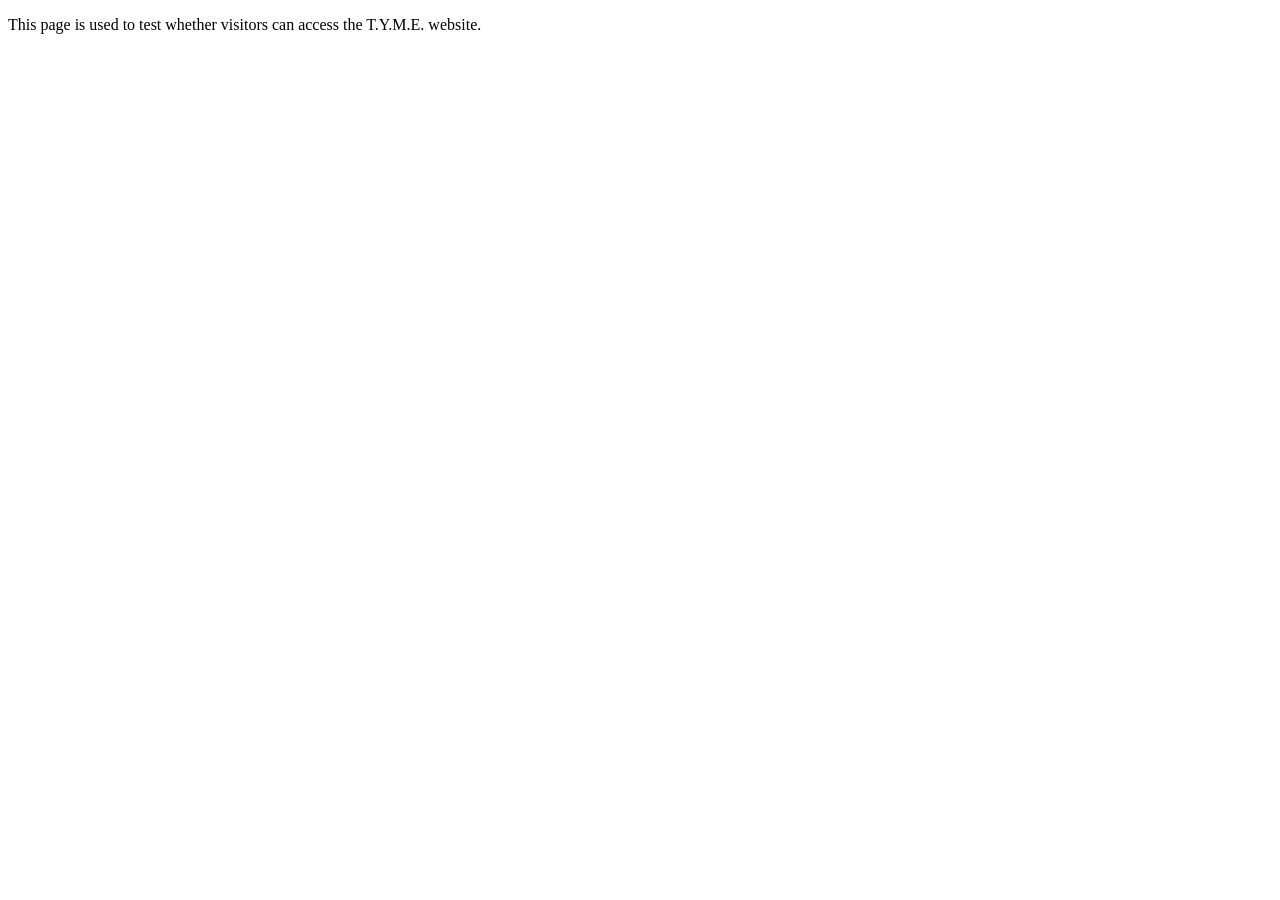
<file: qr-healthcheck.html>
<!doctype html>
<html lang="en">
<head>
  <meta charset="utf-8">
  <meta name="robots" content="noindex, nofollow">
  <meta name="viewport" content="width=device-width, initial-scale=1">
  <title>T.Y.M.E. Connectivity Test</title>
</head>
<body>
  <p>This page is used to test whether visitors can access the T.Y.M.E. website.</p>
  <script>
    (function () {
      "use strict";
      if (window.parent === window) return;
      const nonce = new URLSearchParams(window.location.search).get("nonce");
      if (!nonce) return;
      window.parent.postMessage({type: "TYME_HEALTHCHECK_V1", nonce: nonce}, "*");
    })();
  </script>
</body>
</html>
</file>
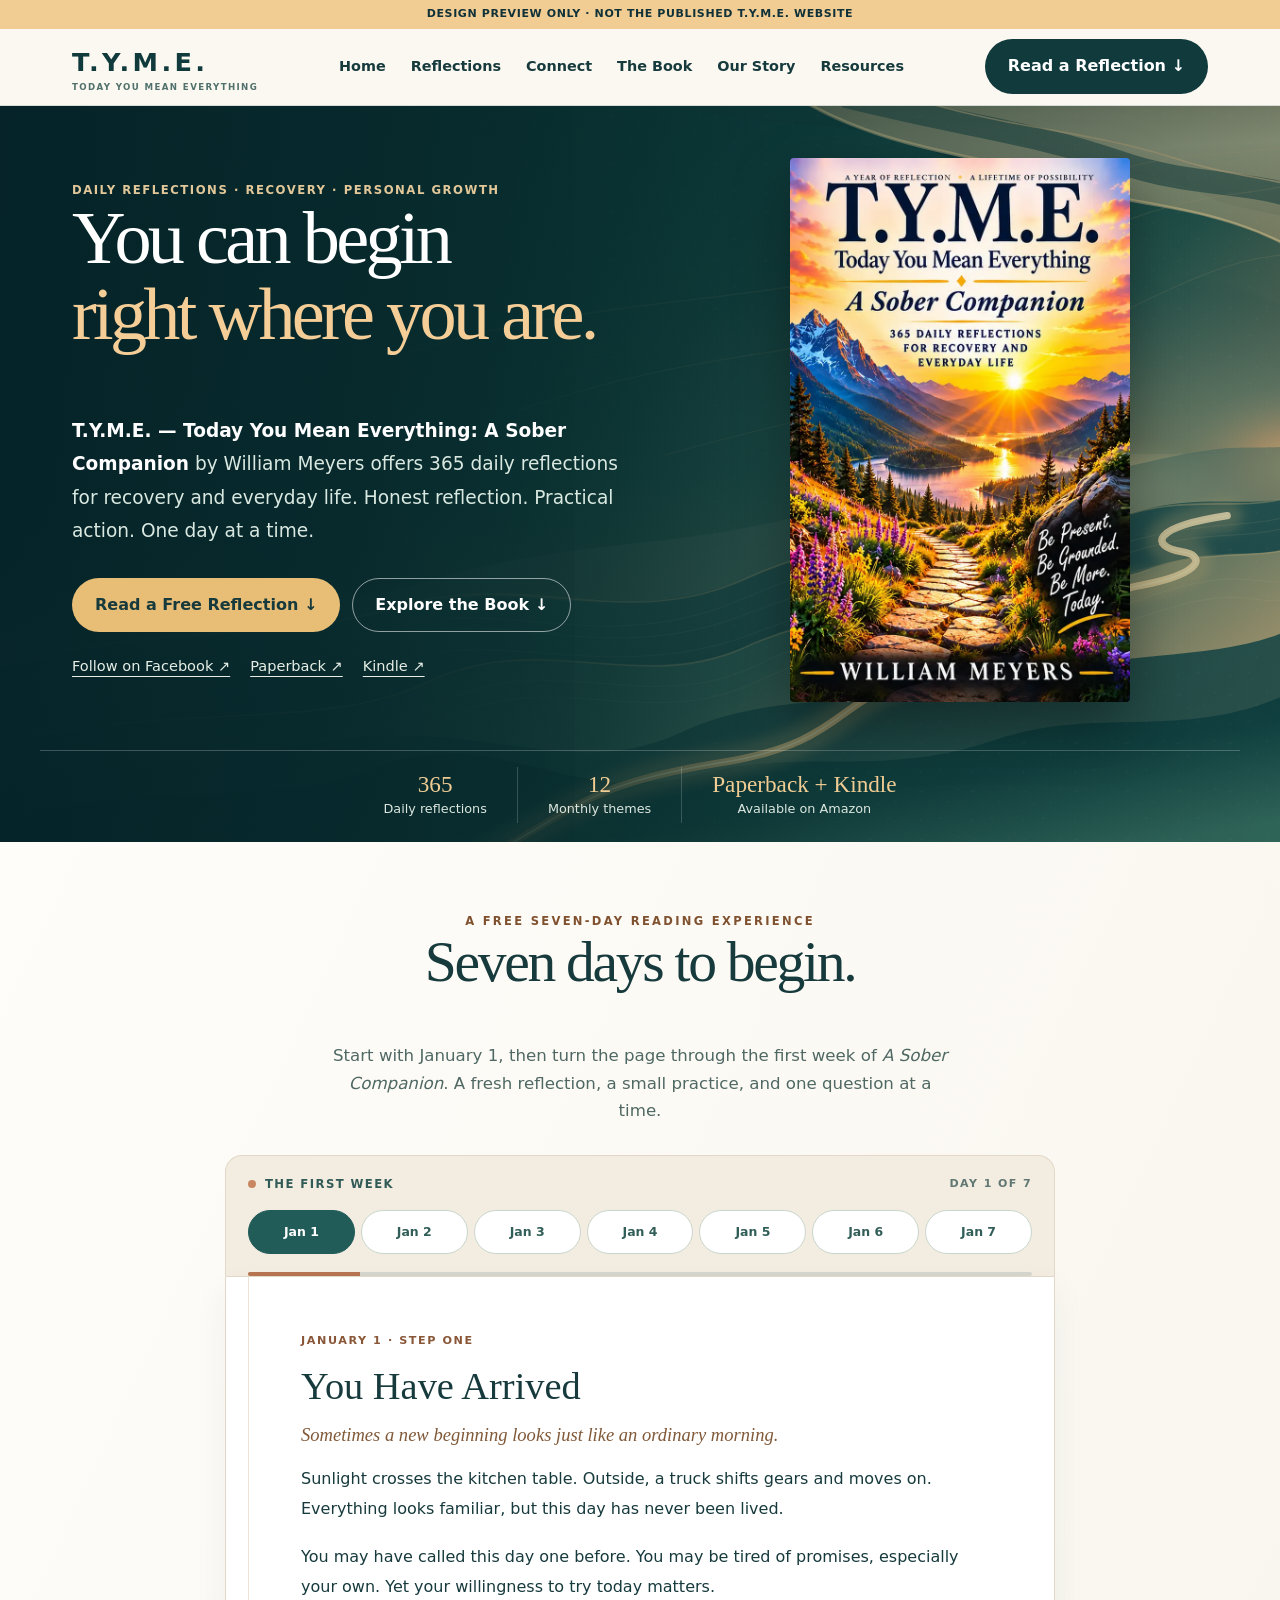
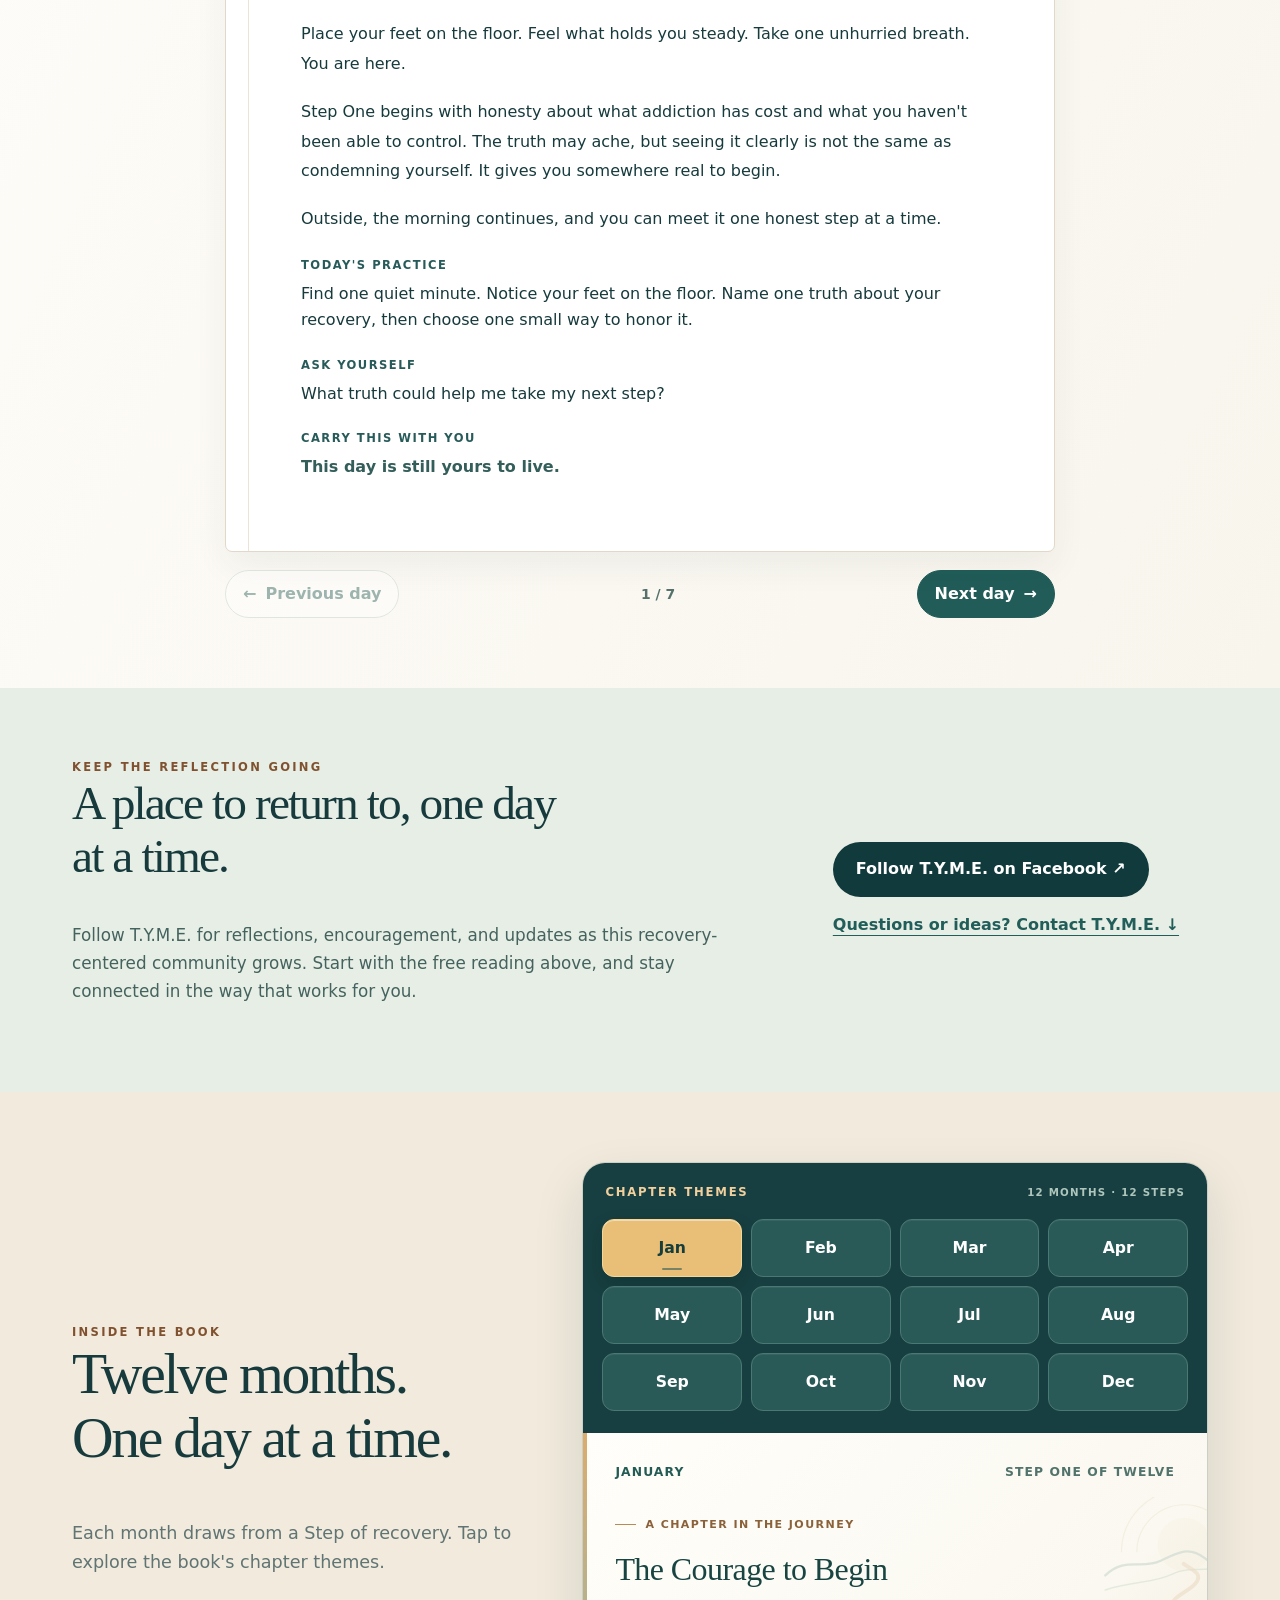
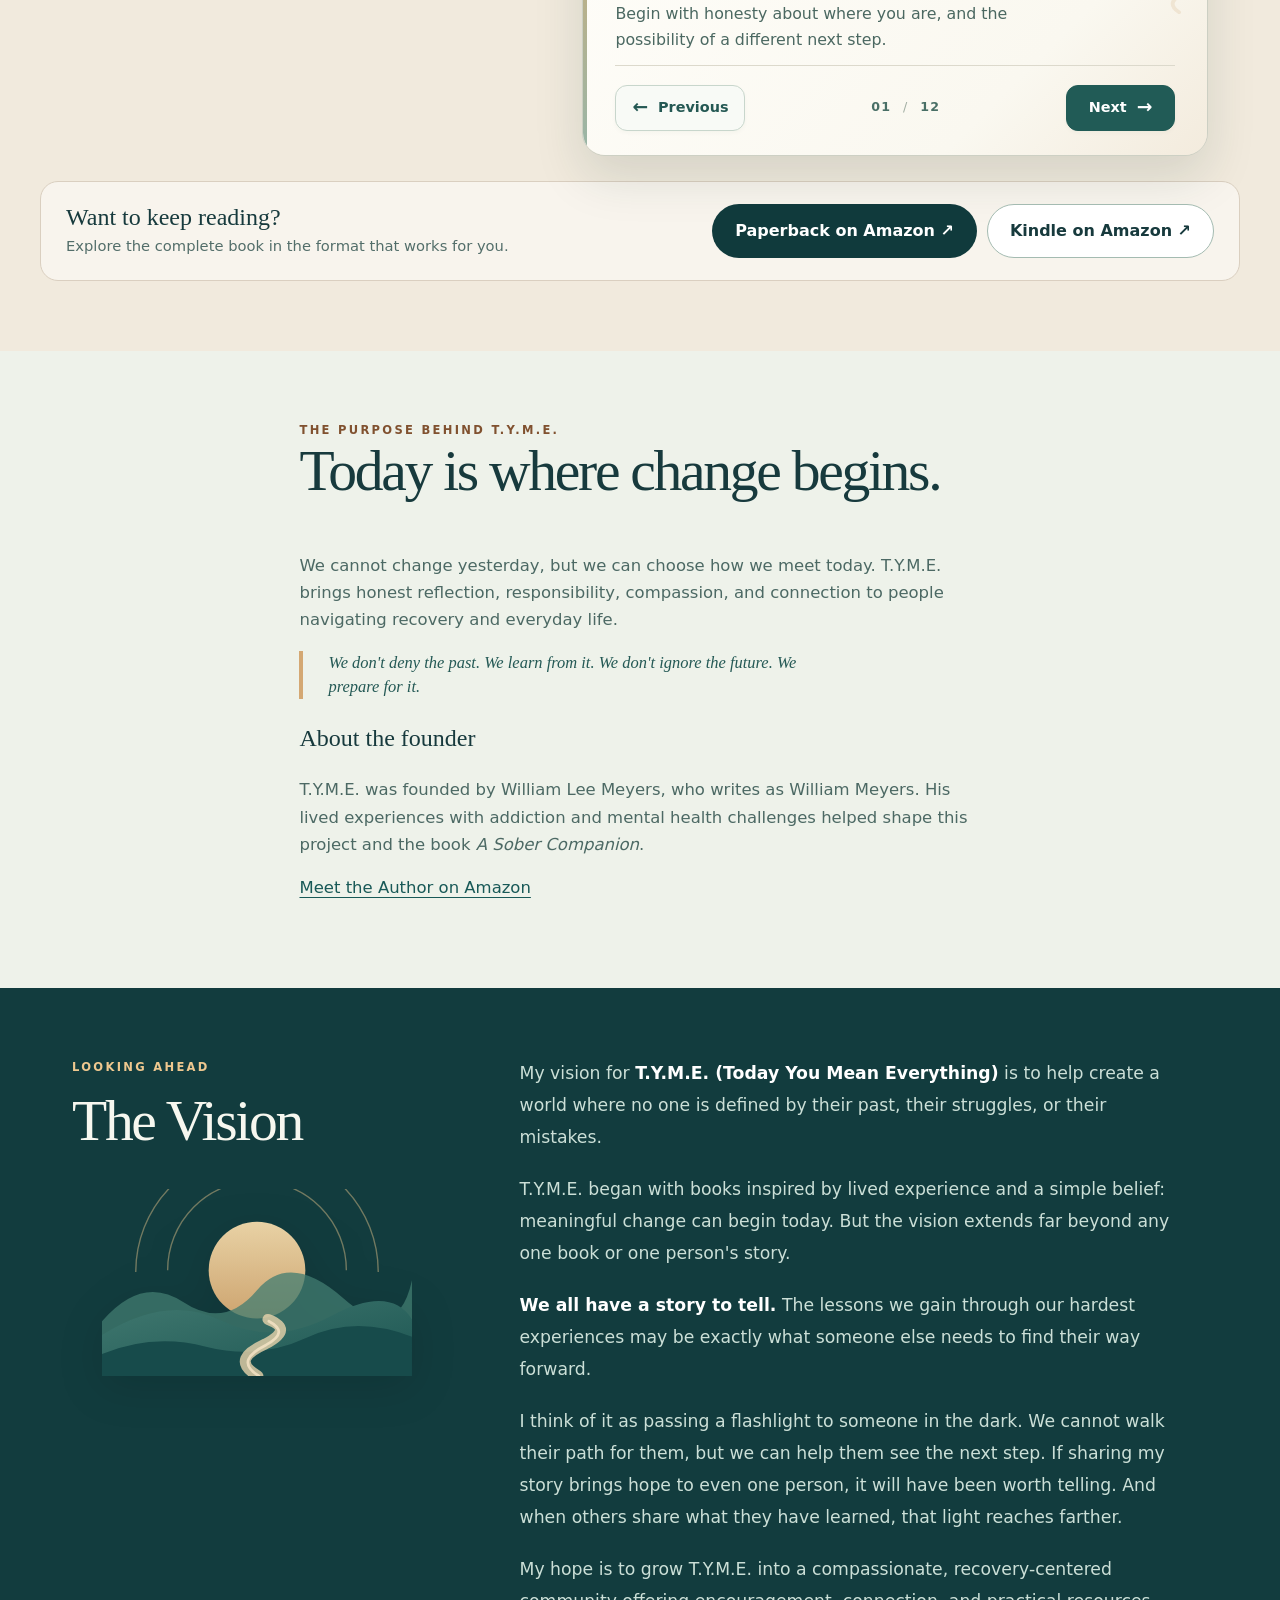
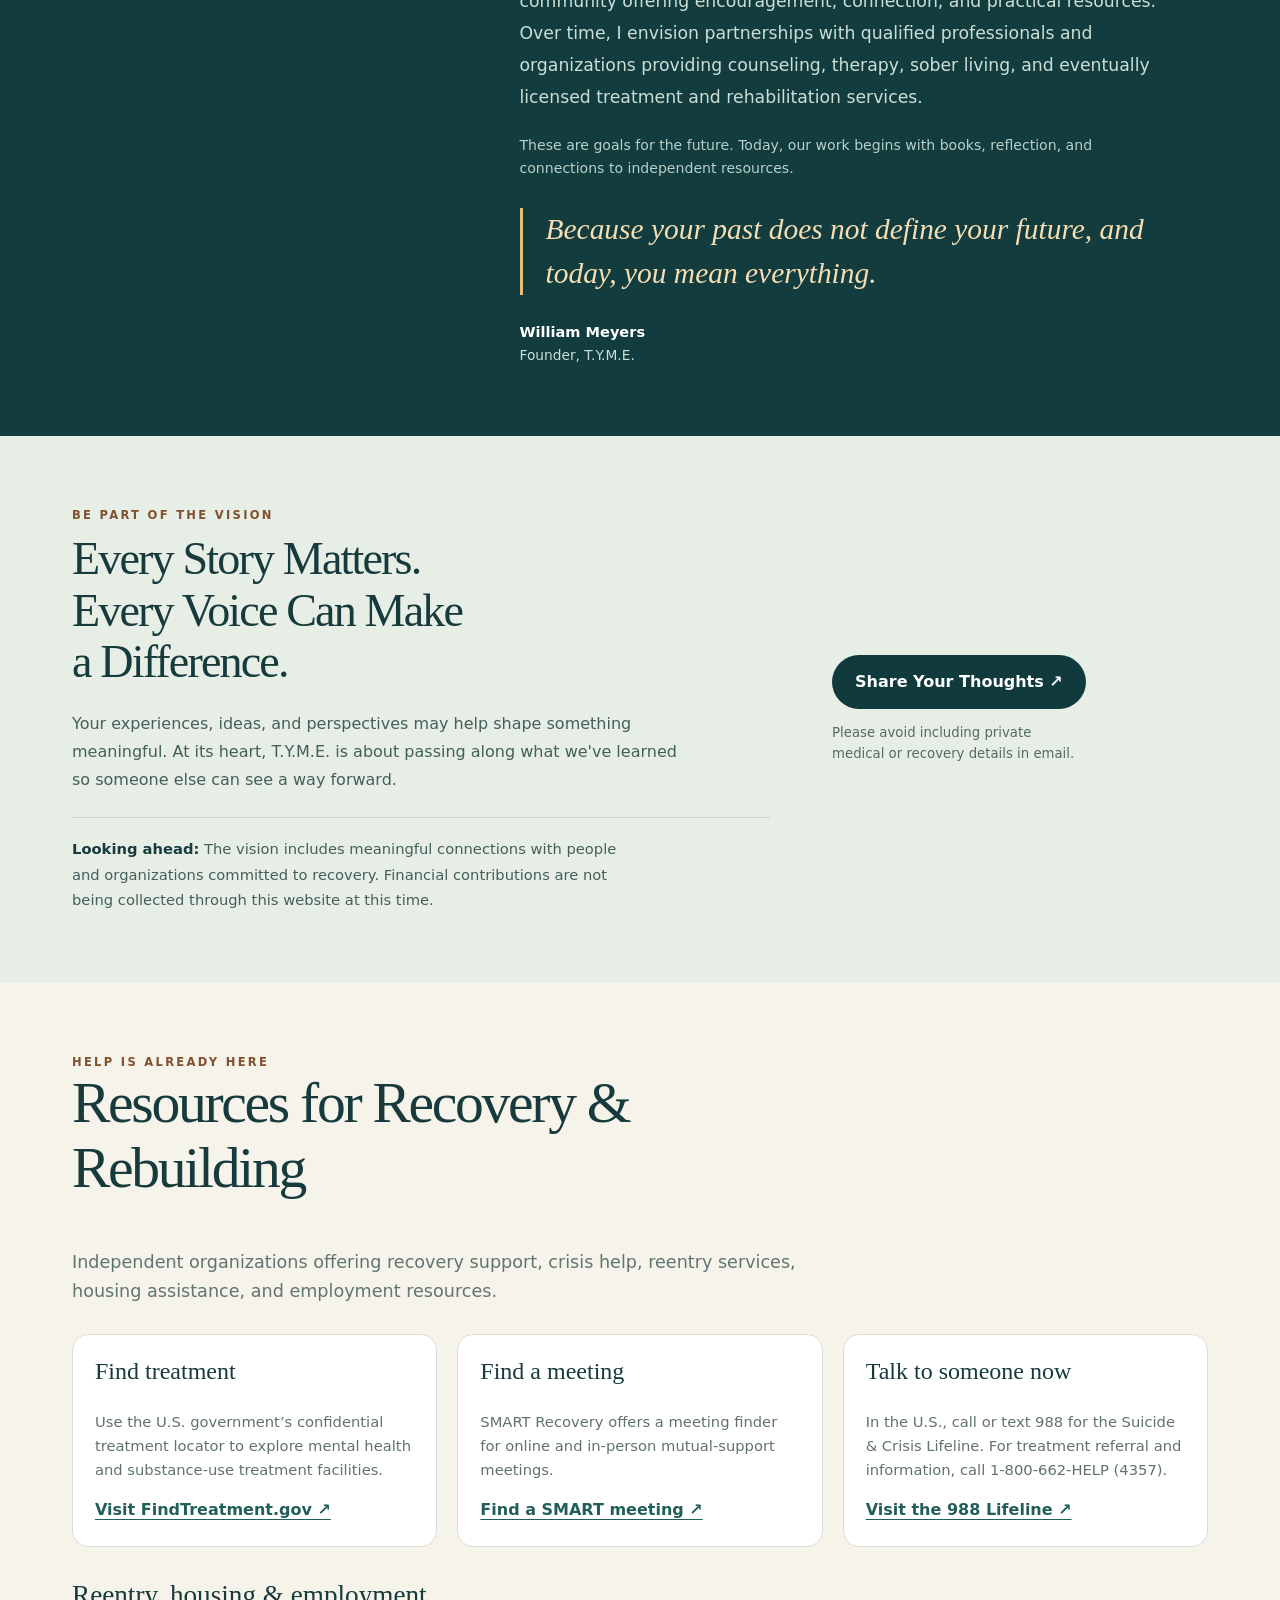
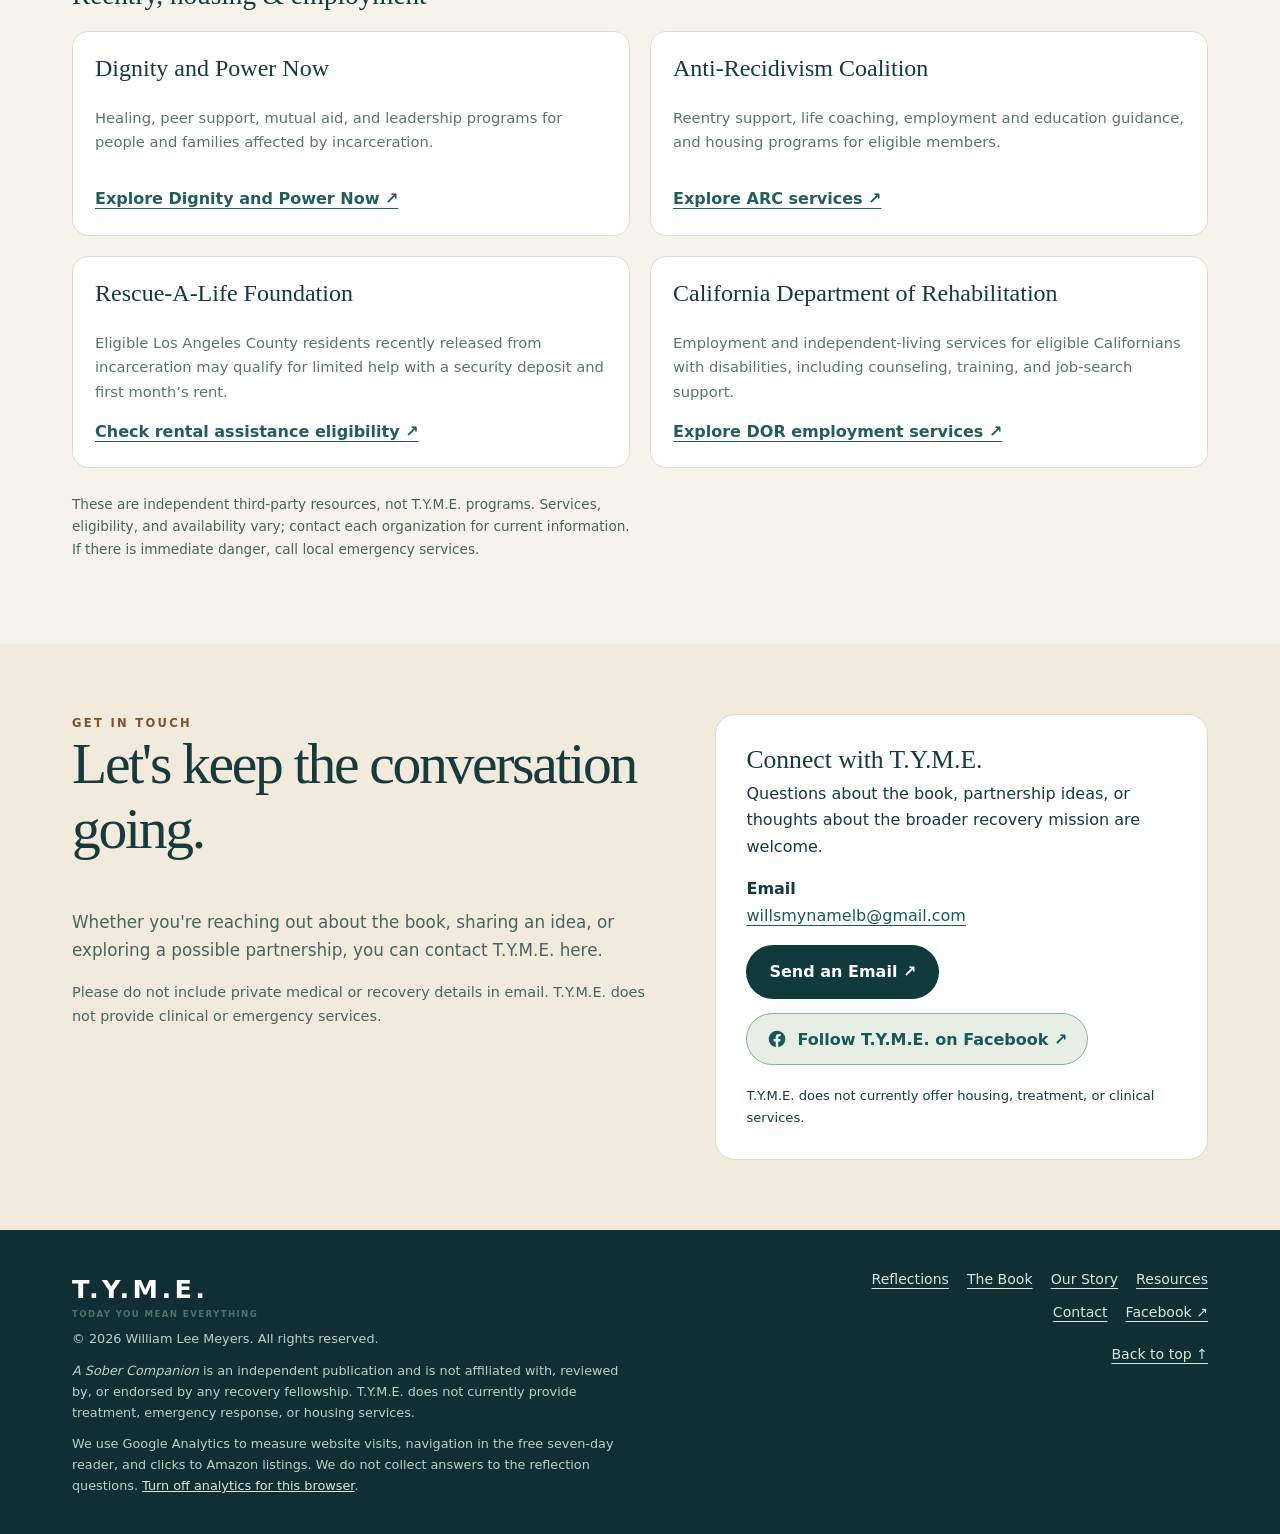
<file: staging-preview.html>
<!doctype html>
<html lang="en">
<head>
  <meta name="robots" content="noindex, nofollow, noarchive">
  <!-- T.Y.M.E. approved design review; staging copy, not the live website. -->
  <!-- Browser-specific Analytics exclusion, evaluated before the Google tag loads. -->
  <script>
    (function () {
      const storageKey = 'tyme_analytics_opt_out_v1';
      const disableFlag = 'ga-disable-G-Y46CQ8WRY5';
      const command = window.location.hash;
      const enableOptOut = command === '#tyme-analytics-off';
      const disableOptOut = command === '#tyme-analytics-on';
      let saved = true;
      let optedOut = false;
      try {
        if (enableOptOut) localStorage.setItem(storageKey, '1');
        if (disableOptOut) localStorage.removeItem(storageKey);
        optedOut = localStorage.getItem(storageKey) === '1';
      } catch (error) {
        saved = false;
        optedOut = enableOptOut;
      }
      // Google's documented per-measurement-ID switch prevents data collection.
      window[disableFlag] = optedOut;
      if (enableOptOut || disableOptOut) {
        window.history.replaceState(null, '', window.location.pathname + window.location.search);
        window.addEventListener('DOMContentLoaded', function () {
          window.alert(saved
            ? (optedOut
              ? 'T.Y.M.E. Analytics is OFF for this browser. Your visits will no longer be counted.'
              : 'T.Y.M.E. Analytics is ON for this browser. Your visits can be counted again.')
            : 'This browser did not allow the setting to be saved. Please use regular Chrome with site storage enabled.');
        }, { once: true });
      }
    })();
  </script>
  <!-- Google Analytics: T.Y.M.E. Website -->
  <!-- External Analytics script disabled intentionally for isolated design staging. -->
  <script>
    // Staging only: no analytics network calls or reader-use tracking.
    window['ga-disable-G-Y46CQ8WRY5'] = true;
    function gtag(){ /* intentional staging no-op */ }
  </script>
  <meta charset="utf-8">
  <meta name="viewport" content="width=device-width,initial-scale=1">
  <meta name="theme-color" content="#123b3b">
  <meta name="google-site-verification" content="Q0JXhoE1F8M22vj-tkuUU8DXQn4P7_MRL0kgPdAnFzM" />
  <meta name="description" content="T.Y.M.E. — Today You Mean Everything: A Sober Companion by William Meyers. Explore 365 daily reflections for addiction recovery and everyday life.">
  <title>PREVIEW ONLY | T.Y.M.E. Illuminated Path</title>
  <link rel="canonical" href="https://www.tymetobegin.com/">
  <meta property="og:type" content="website">
  <meta property="og:site_name" content="T.Y.M.E.">
  <meta property="og:url" content="https://www.tymetobegin.com/">
  <meta property="og:title" content="T.Y.M.E. | A Sober Companion by William Meyers">
  <meta property="og:description" content="You can begin right where you are. Explore 365 daily reflections for recovery and everyday life by William Meyers.">
  <meta property="og:image" content="https://www.tymetobegin.com/tyme-sober-companion-cover.webp">
  <meta property="og:image:type" content="image/webp">
  <meta property="og:image:width" content="720">
  <meta property="og:image:height" content="1152">
  <meta property="og:image:alt" content="Cover of T.Y.M.E. — Today You Mean Everything: A Sober Companion by William Meyers">
  <meta name="twitter:card" content="summary">
  <meta name="twitter:title" content="T.Y.M.E. | A Sober Companion">
  <meta name="twitter:description" content="365 daily reflections for recovery and everyday life. You can begin right where you are.">
  <meta name="twitter:image" content="https://www.tymetobegin.com/tyme-sober-companion-cover.webp">
  <link rel="icon" href="favicon.svg" type="image/svg+xml">
  <script type="application/ld+json">
  {"@context":"https://schema.org","@type":"WebSite","name":"T.Y.M.E.","alternateName":["TYME","Today You Mean Everything","tymetobegin"],"url":"https://www.tymetobegin.com/"}
  </script>
  <style>
    :root{--forest:#103a3c;--deep:#103137;--teal:#2a6965;--mint:#d8e7dc;--paper:#faf8f1;--cream:#f3ede1;--ink:#173a3d;--muted:#607473;--coral:#cc835b;--gold:#e8bd76;--line:rgba(18,65,65,.15)}
    *{box-sizing:border-box}html{scroll-behavior:smooth}body{margin:0;background:var(--paper);color:var(--ink);font:16px/1.65 system-ui,-apple-system,Segoe UI,sans-serif}a{color:inherit}button{font:inherit}h1,h2,h3,p{margin-top:0}h1,h2,h3,.serif{font-family:Georgia,'Times New Roman',serif;font-weight:400}h1{font-size:clamp(3.2rem,7vw,6.4rem);line-height:1.03;letter-spacing:-.05em}h2{font-size:clamp(2.25rem,4.5vw,4.1rem);line-height:1.12;letter-spacing:-.04em}h3{font-size:1.6rem;line-height:1.18}p{max-width:65ch}section{scroll-margin-top:88px}.wrap{max-width:1200px;margin:0 auto;padding:0 32px}.eyebrow{text-transform:uppercase;letter-spacing:.2em;font-size:.72rem;font-weight:800;line-height:1.6}.muted{color:var(--muted)}.btn{display:inline-flex;justify-content:center;align-items:center;gap:10px;border-radius:999px;padding:13px 22px;font-weight:750;text-decoration:none;border:1px solid transparent;transition:transform .2s,background .2s;cursor:pointer}.btn:hover{transform:translateY(-2px)}.btn:focus-visible, a:focus-visible,button:focus-visible{outline:3px solid var(--coral);outline-offset:4px}.btn-primary{background:var(--gold);color:#173a3d}.btn-outline{border-color:rgba(255,255,255,.55);color:white}.btn-dark{background:var(--forest);color:white}.btn-light{background:#fff;color:var(--forest)}
    .nav-wrap{position:sticky;top:0;z-index:40;background:rgba(250,248,241,.95);backdrop-filter:blur(16px);border-bottom:1px solid var(--line)}.nav{display:flex;align-items:center;justify-content:space-between;min-height:76px;gap:16px}.logo{text-decoration:none;color:var(--forest);font-weight:900;letter-spacing:.13em;font-size:1.6rem}.logo small{display:block;font-size:.54rem;letter-spacing:.16em;line-height:1;color:#50706b}.links{display:flex;gap:25px;align-items:center}.links a{text-decoration:none;font-size:.9rem;font-weight:650}.links a:hover{color:#b76d49}.nav-cta{white-space:nowrap}.menu-btn{display:none;border:1px solid var(--line);background:none;border-radius:10px;padding:6px 12px;font-size:1.4rem}
    .hero{background:radial-gradient(ellipse 600px 440px at 92% 0%,#367371 0%,transparent 75%),linear-gradient(130deg,#0d3339 3%,#1a4c4b 58%,#285952 100%);color:white;overflow:hidden;position:relative}.hero:after{content:"";position:absolute;width:760px;height:760px;right:-390px;bottom:-620px;border:110px solid rgba(233,195,124,.08);border-radius:50%}.hero-inner{position:relative;z-index:1;display:grid;grid-template-columns:1.07fr .93fr;gap:6%;align-items:center;min-height:650px;padding-top:80px;padding-bottom:82px}.hero h1 em{font-style:normal;color:#f5cd96}.hero .lead{font-size:1.16rem;color:#d9e8e0;line-height:1.8;margin:26px 0 30px;max-width:525px}.hero .eyebrow{color:#e2c799}.action-row{display:flex;flex-wrap:wrap;gap:12px}.book-stage{display:flex;justify-content:center;align-items:center;position:relative;min-height:485px}.halo{position:absolute;width:min(440px,95%);aspect-ratio:1;border-radius:50%;background:radial-gradient(circle,#edca94 0%,#96aca0 31%,transparent 67%);filter:blur(4px);opacity:.26}.book{position:relative;transform:rotate(-8deg);width:315px;aspect-ratio: .71;background:linear-gradient(155deg,#1f5858,#0c2f37 76%);box-shadow:19px 28px 0 -8px #e7dfce,22px 28px 0 -8px #c8bba1,42px 50px 60px rgba(0,0,0,.35);border-radius:3px 8px 8px 3px;padding:35px 25px;border-left:9px solid #0b2e35;overflow:hidden;display:flex;flex-direction:column;justify-content:space-between;text-align:center}.book:before{content:"";position:absolute;inset:0;border:1px solid rgba(255,255,255,.2);pointer-events:none}.book .arc{position:absolute;width:340px;height:340px;left:-30px;top:72px;border:1px solid rgba(231,194,132,.5);border-radius:50%}.book .arc:before,.book .arc:after{content:"";position:absolute;border:1px solid rgba(231,194,132,.3);border-radius:50%;inset:24px}.book .arc:after{inset:50px}.book .book-type{position:relative;z-index:1}.book .brand{font-size:2.65rem;color:#f9e3bc;font-family:Georgia,serif;letter-spacing:.12em;line-height:1.1}.book .mini{color:#e5d3b5;font-size:.7rem;text-transform:uppercase;letter-spacing:.16em;margin-top:14px}.book .subtitle{margin-top:90px;color:#f2e9d6;font-size:1.5rem;line-height:1.22;font-family:Georgia,serif}.book .author{position:relative;z-index:1;color:#ebdcbf;font-size:.75rem;text-transform:uppercase;letter-spacing:.19em}.book-ribbon{position:absolute;left:5%;bottom:12%;background:var(--cream);padding:12px 18px;border-radius:8px;box-shadow:0 12px 24px #061d1e44;color:#214c49;font-size:.8rem;transform:rotate(4deg)}
    .benefits{background:#e7eee6;border-bottom:1px solid var(--line)}.benefit-grid{display:grid;grid-template-columns:repeat(3,1fr);gap:30px;padding:35px 0}.benefit{display:flex;gap:14px}.benefit .num{font:italic 2rem Georgia,serif;color:#ad744e}.benefit strong{display:block;font-size:.94rem}.benefit small{display:block;color:#526b68;margin-top:2px;line-height:1.5}
    .section-pad{padding:95px 0}.split{display:grid;grid-template-columns:1fr 1fr;align-items:center;gap:9%}.intro-copy p{font-size:1.09rem;color:#506d6b}.section-head{max-width:730px;margin-bottom:35px}.section-head p{color:var(--muted);font-size:1.1rem}.quote-mark{color:#ca835c;font:6rem Georgia,serif;line-height:.5}.notecard{padding:48px;background:#fff;border:1px solid var(--line);border-radius:25px;box-shadow:0 15px 45px rgba(18,64,60,.06)}.notecard blockquote{font:italic clamp(1.6rem,3vw,2.3rem)/1.35 Georgia,serif;margin:24px 0;color:#284c4a}.notecard .small{color:#6a7774;font-size:.8rem}
    .journey{background:#f1eadd}.month-grid{display:grid;grid-template-columns:repeat(4,1fr);gap:12px}.month{border:1px solid #dfd5c6;background:#faf6ec;padding:20px;text-align:left;border-radius:14px;min-height:116px;cursor:pointer;transition:all .2s;color:#315453}.month:hover,.month.active{background:#245c5a;color:white;transform:translateY(-2px)}.month small{display:block;font-size:.69rem;text-transform:uppercase;letter-spacing:.1em;opacity:.75}.month span{display:block;font:1.35rem Georgia,serif;margin-top:7px}.month-details{margin-top:22px;border-radius:18px;background:#fff;padding:24px 30px;display:flex;gap:20px;align-items:baseline}.month-details strong{font:1.45rem Georgia,serif;min-width:140px}.month-details p{margin:0;color:#536965}
    .reflection{background:linear-gradient(115deg,#fffdfa,#f8f5ed)}.sample-wrap{max-width:830px;margin:0 auto}.sample-card{border:1px solid #e3d8c7;background:white;padding:55px clamp(22px,7vw,75px);border-radius:7px;box-shadow:0 25px 50px rgba(20,58,50,.08);position:relative}.sample-card:after{content:"";position:absolute;top:0;bottom:0;left:22px;border-left:1px solid rgba(200,171,134,.35)}.sample-date{text-transform:uppercase;letter-spacing:.14em;font-size:.7rem;font-weight:800;color:#895738}.sample-card h3{font-size:2.4rem;margin:14px 0}.epigraph{font:italic 1.16rem Georgia,serif;color:#805939}.sample-card .body p{line-height:1.86;max-width:66ch;margin-bottom:18px}.prompt-label{font-size:.72rem;text-transform:uppercase;letter-spacing:.13em;font-weight:850;color:#275b59;margin:22px 0 6px}.sample-card .entry-last{font-weight:650;color:#335e5a}
    .vision{background:#123c3e;color:#f6f7ef}.vision p{color:#cbdfd7}.vision-cards{display:grid;grid-template-columns:repeat(3,1fr);gap:20px;margin-top:36px}.vision-card{padding:28px;background:rgba(255,255,255,.07);border:1px solid rgba(255,255,255,.15);border-radius:19px}.vision-card .icon{font:2rem Georgia,serif;color:#efc88f}.vision-card h3{font-size:1.5rem;margin:12px 0}.vision-card p{font-size:.94rem;line-height:1.75}
    .resources{background:#f6f3ea}.resource-grid{display:grid;grid-template-columns:repeat(3,1fr);gap:20px}.resource-grid--reentry{grid-template-columns:repeat(2,minmax(0,1fr));margin-top:20px}.resource-subhead{font-size:1.7rem;margin:32px 0 0}.resource{display:flex;flex-direction:column;padding:26px;border:1px solid #d9dfd6;border-radius:16px;background:#fff;min-height:240px}.resource h3{font-size:1.5rem}.resource p{color:#60726c;font-size:.92rem}.resource a{margin-top:auto;color:#235f5a;font-weight:760;text-underline-offset:4px}.disclaimer{font-size:.85rem;color:#4c625b;margin-top:25px}.closing{background:#dce9df;text-align:center;padding:76px 25px}.closing h2{max-width:780px;margin:0 auto 18px}.closing p{margin:0 auto 24px}.footer{background:#102e33;color:#d6e8de;padding:38px 0}.footer-grid{display:flex;justify-content:space-between;gap:20px;align-items:flex-start}.footer .logo{color:#fff}.footer p{margin:10px 0 0;font-size:.8rem;max-width:550px;color:#bbd0c7}.footer a{color:#d6e8de}
    .mission{background:#eef2ea}.mission .section-head{margin-bottom:20px}.mission-copy{max-width:850px;margin:0 auto}.mission-copy p{font-size:1.06rem;color:#4c6964}.mission-quote{font:italic clamp(1.4rem,3vw,2rem)/1.5 Georgia,serif;color:#245955!important;border-left:4px solid #d4a873;padding-left:25px;margin:26px 0}.mission-pillars{display:grid;grid-template-columns:repeat(3,1fr);gap:16px;margin-top:32px}.mission-pillar{padding:25px;border-radius:15px;background:#fff;border:1px solid var(--line)}.mission-pillar h3{color:#275653;margin-bottom:8px}.mission-pillar p{font-size:.93rem;margin:0}.founder{background:#f4eee3}.founder-grid{display:grid;grid-template-columns:1fr 1fr;gap:50px;align-items:start}.founder-grid p{color:#526963}.founder-card{background:#fff;border:1px solid #e1d8c8;border-radius:20px;padding:30px;scroll-margin-top:94px}.founder-card h3{margin-bottom:6px}.founder-meta{font-size:.86rem;color:#7a695b!important}.contact-link{color:#185957;text-decoration-thickness:1px;text-underline-offset:4px;overflow-wrap:anywhere}.footer-links{display:flex;gap:18px;flex-wrap:wrap;align-items:center}.footer-links a{text-decoration:underline;text-underline-offset:3px;font-size:.83rem}
    .hero-cover{display:block;width:min(100%,340px);height:auto;border-radius:4px;box-shadow:0 22px 55px rgba(0,0,0,.36)}
    .month-details .principle-note{font-size:.79rem;color:#617773;margin-top:10px}
    @media(max-width:950px){.hero-inner{grid-template-columns:1fr 1fr;gap:2%}.book{width:250px}.book-stage{min-height:400px}.book .subtitle{margin-top:60px}.links{gap:13px}.month-grid{grid-template-columns:repeat(3,1fr)}}
    @media(max-width:740px){.wrap{padding:0 20px}.nav{min-height:66px}.menu-btn{display:block}.links{position:absolute;left:0;right:0;top:66px;display:none;flex-direction:column;align-items:stretch;gap:0;background:var(--paper);padding:10px 24px 20px;border-bottom:1px solid var(--line);box-shadow:0 20px 25px #10313718}.links.open{display:flex}.links a{padding:11px 0}.nav-cta{display:none}.hero-inner{grid-template-columns:1fr;min-height:unset;padding-top:67px;padding-bottom:60px}.hero h1{font-size:clamp(3rem,11vw,4.6rem)}.hero .lead{margin:20px 0}.book-stage{min-height:360px;margin-top:15px}.book{width:220px;transform:rotate(-5deg)}.book .brand{font-size:2rem}.book .subtitle{font-size:1.2rem}.book-ribbon{left:3%;bottom:6%}.benefit-grid{grid-template-columns:1fr;gap:12px;padding:24px 0}.section-pad{padding:67px 0}.split{grid-template-columns:1fr;gap:28px}.notecard{padding:30px}.month-grid{grid-template-columns:repeat(2,1fr)}.month{min-height:95px;padding:15px}.month span{font-size:1.16rem}.month-details{flex-direction:column;gap:5px}.sample-card{padding:35px 28px 35px 38px}.sample-card:after{left:17px}.sample-card h3{font-size:2rem}.vision-cards,.resource-grid,.mission-pillars,.founder-grid{grid-template-columns:1fr}.footer-grid{flex-direction:column}.footer .wrap{padding:0 20px}}
    @media(prefers-reduced-motion:reduce){html{scroll-behavior:auto}*,*:before,*:after{transition:none!important}}
  .book-intro{max-width:790px;font-size:1.1rem;color:#506d6b}.book-facts{display:grid;grid-template-columns:repeat(3,1fr);gap:15px;max-width:840px;margin:30px 0}.book-facts>div{border-top:2px solid #cea76e;padding:18px 15px;background:#fff}.book-facts strong{font:400 2.2rem Georgia,serif;display:block}.book-facts span{font-size:.88rem;color:#536e6a}.month{min-height:130px}.month span{font-size:1.08rem;line-height:1.22}.hero .lead strong{color:white}@media(max-width:740px){.section-pad{padding:64px 0}.book-facts{gap:7px}.book-facts>div{padding:12px 8px}.book-facts strong{font-size:1.8rem}.book-facts span{font-size:.76rem}.month span{font-size:1rem}} 
    /* Compact 2026 launch refinement */
    .section-pad{padding:70px 0}
    .hero-inner{min-height:560px;padding-top:52px;padding-bottom:48px}
    .hero .lead{max-width:560px}
    .quick-facts{display:flex;justify-content:center;gap:0;border-top:1px solid rgba(255,255,255,.22);padding-top:16px;padding-bottom:19px}
    .quick-facts>div{display:flex;flex-direction:column;align-items:center;justify-content:center;text-align:center;padding:4px 30px;border-right:1px solid rgba(255,255,255,.18)}
    .quick-facts>div:last-child{border-right:0}
    .quick-facts strong{color:#f1cd94;font:400 1.45rem Georgia,serif}
    .quick-facts span{color:#dbe7df;font-size:.8rem}
    .journey-layout{display:grid;grid-template-columns:minmax(250px,.85fr) minmax(0,1.15fr);gap:48px;align-items:center}
    .journey-layout .section-head{margin-bottom:0}
    .journey-browser{border-radius:20px;overflow:hidden;box-shadow:0 15px 40px rgba(28,61,55,.07)}
    .month-grid{display:grid;grid-template-columns:repeat(4,minmax(0,1fr));gap:6px;padding:14px;background:#163e41}
    .month-pick{border:1px solid rgba(255,255,255,.16);border-radius:8px;min-height:49px;color:#fff;background:#285b59;font-size:.93rem;font-weight:700;cursor:pointer;transition:background .16s,color .16s}
    .month-pick:hover{background:#396d66}.month-pick.active{background:var(--gold);color:#173a3d;border-color:var(--gold)}
    .month-pick:focus-visible,.month-nav:focus-visible{outline:3px solid var(--coral);outline-offset:2px}
    .month-panel{padding:24px;background:white;min-height:185px}
    .month-meta{display:flex;justify-content:space-between;gap:10px;font-size:.78rem;font-weight:800;text-transform:uppercase;letter-spacing:.08em;color:#53716b}
    .month-panel h3{margin:16px 0 25px;font-size:1.6rem}
    .month-actions{display:flex;justify-content:space-between;gap:10px}
    .month-nav{border:1px solid #cfdbd3;background:#f9fbf8;color:#245b59;border-radius:999px;padding:10px 17px;font-size:.88rem;font-weight:750;cursor:pointer;min-height:44px}
    .month-nav:hover{background:#e9f0e9}
    .mission-about{display:grid;grid-template-columns:1.15fr .85fr;gap:55px;align-items:center}
    .mission-about .mission-copy{max-width:none}.mission-about .mission-copy p{font-size:1.03rem}
    .mission-about .mission-quote{margin:18px 0 25px;font-size:1.38rem;line-height:1.45}
    .mission-about h3{font-size:1.5rem;scroll-margin-top:90px}
    .resources .section-head{margin-bottom:28px}.resource{min-height:205px;padding:22px}
    @media(max-width:950px){.journey-layout{gap:22px}.mission-about{gap:24px}}
    @media(max-width:740px){.section-pad{padding:58px 0}.hero-inner{min-height:unset;padding-top:48px;padding-bottom:26px}.quick-facts>div{padding:4px 8px;flex:1}.quick-facts strong{font-size:1.05rem}.quick-facts span{font-size:.7rem}.journey-layout,.mission-about{grid-template-columns:1fr;gap:22px}.journey-layout .section-head{margin-bottom:0}.month-panel h3{font-size:1.45rem}.resource{min-height:auto}.month-grid{grid-template-columns:repeat(4,minmax(0,1fr))}}

    /* Editorial presentation for the founder-approved Vision statement */
    .vision-layout{display:grid;grid-template-columns:minmax(190px,.7fr) minmax(0,1.3fr);gap:clamp(28px,6vw,84px);align-items:start}
    .vision .eyebrow{color:#efc88f}
    .vision h2{margin:12px 0 0;color:#f6f7ef}
    .vision-copy{max-width:65ch}
    .vision-copy p{font-size:1.08rem;line-height:1.85;margin:0 0 20px}
    .vision-copy strong{color:#fff;font-weight:700}
    .vision-statement{margin:28px 0 26px;padding-left:23px;border-left:3px solid var(--gold);color:#f5deb3;font:italic clamp(1.42rem,2.3vw,1.95rem)/1.48 Georgia,'Times New Roman',serif}
    .vision-copy .vision-signature{display:flex;flex-direction:column;gap:2px;margin:0;font-size:.91rem;line-height:1.5}
    .vision-signature span{color:#cbdfd7;font-size:.86rem}
    .vision-copy .vision-note{color:#b9d1c9;font-size:.88rem;line-height:1.65;margin:16px 0 26px}
    .vision-invitation{background:#e7eee6;color:var(--ink)}
    .invitation-layout{display:grid;grid-template-columns:minmax(0,1.3fr) minmax(215px,.7fr);gap:clamp(24px,5vw,62px);align-items:center}
    .invitation-support{border-top:1px solid var(--line);margin-top:23px;padding-top:18px}
    .invitation-support p{font-size:.92rem;color:#435f5b}
    .invitation-support strong{color:#173a3d}
    .vision-invitation .eyebrow{color:#80512f}
    .vision-invitation h2{font-size:clamp(2rem,3.6vw,3.1rem);max-width:18ch;margin:9px 0 22px}
    .invitation-copy p{color:#435f5b;max-width:60ch;margin:0 0 14px;line-height:1.75}
    .invitation-copy p:last-child{margin-bottom:0}
    .invitation-action{display:flex;flex-direction:column;align-items:flex-start;gap:14px}
    .invitation-action .btn{min-height:48px;text-align:center}
    .invitation-action p{font-size:.83rem;line-height:1.55;color:#536b66;max-width:30ch;margin:0}
    @media(max-width:740px){.invitation-layout{grid-template-columns:1fr;gap:25px}.invitation-action .btn{width:fit-content}}
    
    @media(max-width:950px){.vision-layout{grid-template-columns:1fr;gap:23px}.vision h2{margin-top:8px}}
    @media(max-width:740px){.vision-copy p{font-size:1rem}.vision-statement{margin:25px 0}}

    /* Switch to existing accessible mobile menu before tablet links become cramped */
    @media(min-width:741px) and (max-width:1045px){
      .nav{min-height:66px}
      .menu-btn{display:block}
      .links{position:absolute;left:0;right:0;top:66px;display:none;flex-direction:column;align-items:stretch;gap:0;background:var(--paper);padding:10px 32px 20px;border-bottom:1px solid var(--line);box-shadow:0 20px 25px #10313718}
      .links.open{display:flex}
      .links a{padding:11px 0}
      .nav-cta{display:none}
    }

    /* Phase 1: small, accessible refinements; preserve the established design. */
    .skip-link{position:fixed;top:-100px;left:16px;z-index:100;background:#fff;color:#103137;border:2px solid #103137;border-radius:9px;padding:10px 16px;font-weight:800;text-decoration:none}
    .skip-link:focus{top:12px;outline:3px solid #cc835b;outline-offset:2px}
    .hero-sample-link{display:inline-flex;align-items:center;gap:7px;margin-top:19px;color:#f5cd96;font-size:.94rem;font-weight:700;text-underline-offset:5px}
    .hero-sample-link:hover{color:#fff}
    .menu-btn{min-width:44px;min-height:44px}
    .action-row .btn{min-height:48px}
    @media(max-width:420px){
      .action-row{flex-direction:column;align-items:stretch}
      .action-row .btn{width:100%}
      .quick-facts{display:grid;grid-template-columns:repeat(2,minmax(0,1fr));row-gap:10px}
      .quick-facts>div{padding:3px 10px}
      .quick-facts>div:nth-child(2){border-right:0}
      .quick-facts>div:last-child{grid-column:1/-1;border-top:1px solid rgba(255,255,255,.18);padding-top:12px}
    }
    /* Clear, touch-friendly Facebook follow button in the Connect card */
    .facebook-follow-btn{background:#e7eee6;color:#185957;border-color:#8fae9f;min-height:52px;max-width:100%;padding:14px 20px;font-size:1rem;line-height:1.35;text-align:center}
    .facebook-follow-btn:hover{background:#d9e8df}
    .facebook-follow-btn svg{flex-shrink:0}
    @media(max-width:740px){.facebook-follow-btn{width:100%}}
  
    /* Experience redesign proposal: clearer first actions, community discovery, mobile reading. */
    .links a:hover,.links a:focus-visible{color:#854320}
    .hero .eyebrow{letter-spacing:.13em;font-size:.73rem}
    .hero-secondary-links{display:flex;align-items:center;flex-wrap:wrap;column-gap:20px;row-gap:8px;margin-top:22px;font-size:.91rem}
    .hero-secondary-links a{color:#e6eee5;text-underline-offset:5px;line-height:1.65}
    .hero-secondary-links a:hover{color:#f5cd96}
    .connect-band{background:#e7eee6}
    .connect-inner{display:grid;grid-template-columns:minmax(0,1.3fr) minmax(260px,.7fr);gap:clamp(24px,5vw,64px);align-items:center}
    .connect-band .eyebrow,.contact-section .eyebrow{color:#80512f}
    .connect-band h2{max-width:21ch;font-size:clamp(2rem,3.7vw,3.4rem)}
    .connect-band p{max-width:61ch;color:#45635e;font-size:1.05rem}
    .connect-actions{display:flex;flex-direction:column;align-items:flex-start;gap:15px}
    .connect-actions .btn{text-align:center;min-height:52px}
    .quiet-link{font-weight:700;color:#215e59;text-underline-offset:5px}
    .mission-about{grid-template-columns:1fr;max-width:850px;margin:0 auto}
    .contact-section{background:#f1eadd}
    .contact-layout{display:grid;grid-template-columns:minmax(0,1fr) minmax(300px,.85fr);gap:clamp(25px,5vw,70px);align-items:start}
    .contact-copy p{font-size:1.05rem;color:#486560}
    .contact-copy .contact-note{font-size:.9rem}
    .contact-section .founder-card{scroll-margin-top:94px}
    .footer-nav{display:flex;flex-direction:column;align-items:flex-end;gap:19px}
    .footer-nav nav{display:flex;flex-wrap:wrap;justify-content:flex-end;gap:10px 18px;max-width:360px}
    .footer-nav a{font-size:.88rem;text-underline-offset:4px}
    @media(max-width:950px){
      .connect-inner,.contact-layout{grid-template-columns:1fr}
      .connect-actions{align-items:flex-start}
      .footer-nav{align-items:flex-start}
      .footer-nav nav{justify-content:flex-start}
    }
    @media(max-width:740px){
      .hero-inner{padding-top:39px;padding-bottom:28px}
      .hero h1{font-size:clamp(2.8rem,10vw,4.2rem);letter-spacing:-.045em}
      .hero .lead{font-size:1.04rem;line-height:1.68}
      .hero .eyebrow{font-size:.65rem;letter-spacing:.1em}
      .hero-secondary-links{margin-top:18px;gap:9px 18px}
      .book-stage{min-height:unset;margin-top:34px;padding-bottom:20px}
      .hero-cover{width:min(63vw,248px)}
      .connect-inner,.contact-layout{gap:25px}
      .connect-actions .btn{width:100%}
      .footer-nav nav{gap:13px 19px}
    }
    @media(max-width:420px){
      .hero h1{font-size:clamp(2.65rem,9.6vw,3.1rem)}
      .hero-secondary-links{font-size:.85rem}
      .connect-band h2{font-size:2rem}
    }

    /* Book-format options live alongside book content, not only in the hero. */
    .book-purchase-row{margin-top:28px;padding-top:24px;border-top:1px solid #d6cbbd;display:flex;align-items:center;justify-content:space-between;gap:22px}
    .book-purchase-copy{display:flex;flex-direction:column;gap:3px}
    .book-purchase-copy strong{font:400 1.5rem Georgia,serif}
    .book-purchase-copy span{color:#536e6a;font-size:.92rem}
    .book-purchase-actions{display:flex;gap:10px;flex-wrap:wrap}
    .book-kindle-btn{background:#fff;color:#173a3d;border-color:#a4bbb1}
    .book-kindle-btn:hover{background:#edf4ed}
    @media(max-width:740px){
      .book-purchase-row{flex-direction:column;align-items:stretch}
      .book-purchase-actions{flex-direction:column}
      .book-purchase-actions .btn{width:100%}
    }

    /* Screenshot QA correction: prevent orphan last word in the mission headline. */
    @media(min-width:741px){.hero h1{font-size:clamp(3.2rem,5.8vw,5rem)}}
    @media(max-width:350px){.hero h1{font-size:2.35rem}}

    /* Version 2: accessible first-week reader and restrained brand illustration */
    .reader-intro{text-align:center;margin-bottom:30px}
    .reader-intro .eyebrow{color:#80512f}
    .reader-intro p{margin:14px auto 0;color:#4f6863;font-size:1.04rem;max-width:59ch}
    .reader-shell{max-width:830px;border-radius:17px}
    .reader-toolbar{border:1px solid #e3d8c7;border-bottom:0;background:#f3ede1;padding:19px 22px 0;border-radius:17px 17px 0 0}
    .reader-toolbar-title{display:flex;align-items:center;gap:9px;flex-wrap:wrap;font-size:.73rem;font-weight:800;letter-spacing:.12em;color:#315b56}
    .reader-dot{width:8px;height:8px;background:#C88760;border-radius:50%}
    #reader-count{margin-left:auto;white-space:nowrap;font-size:.69rem;color:#617773}
    .reader-day-selector{display:grid;grid-template-columns:repeat(7,minmax(0,1fr));gap:6px;margin:16px 0 18px}
    .reader-day-btn{background:#fff;border:1px solid #c9d6cc;color:#315e58;border-radius:999px;min-height:44px;padding:9px 5px;cursor:pointer;font-size:.78rem;font-weight:760;transition:background .2s,color .2s,border-color .2s}
    .reader-day-btn:hover{background:#e5eee6}
    .reader-day-btn.active{background:#215c58;color:#fff;border-color:#215c58}
    .reader-day-btn:focus-visible,.reader-arrow:focus-visible{outline:3px solid #b76d49;outline-offset:3px}
    .reader-progress{height:4px;background:#d5d7ce;overflow:hidden;border-radius:99px}
    .reader-progress-fill{height:100%;width:14.2857%;background:#B87450;transition:width .25s ease}
    .reader-shell .sample-card{border-radius:0 0 7px 7px;box-shadow:0 14px 35px rgba(20,58,50,.06)}
    .reader-entry[hidden],.reader-finish[hidden]{display:none!important}
    .reader-controls{display:flex;align-items:center;justify-content:space-between;gap:8px;margin:18px 0 0}
    .reader-arrow{min-height:48px;padding:10px 17px;border:1px solid #bbcfc5;border-radius:100px;color:#245b56;background:#fff;cursor:pointer;font-weight:760;display:inline-flex;align-items:center;justify-content:center;gap:9px;line-height:1.25}
    .reader-arrow-next{color:#fff;background:#215c58;border-color:#215c58}
    .reader-arrow:disabled{opacity:.43;cursor:not-allowed}
    .reader-arrow:not(:disabled):hover{filter:brightness(.94)}
    .reader-page{font-size:.87rem;color:#56716c;font-weight:750;white-space:nowrap}
    .reader-finish{margin-top:24px;padding:28px;background:#e7eee6;border:1px solid #c6d8ca;border-radius:17px}
    .reader-finish .eyebrow{color:#8c5739}
    .reader-finish h3{margin:10px 0;color:#1c4a48}
    .reader-finish p{color:#48675f}
    .reader-finish-actions{display:flex;gap:10px;flex-wrap:wrap}
    .vision-sunrise{width:min(100%,310px);height:auto;display:block;margin:36px auto 0;filter:drop-shadow(0 10px 22px rgba(0,0,0,.12))}
    @media(max-width:740px){
      .reader-toolbar{padding:17px 12px 0}
      .reader-day-selector{grid-template-columns:repeat(7,minmax(0,1fr));gap:3px}
      .reader-day-btn{font-size:.67rem;padding:8px 1px;min-height:45px}
      .reader-shell .sample-card{padding:35px 23px 35px 35px}
      .reader-controls{margin-top:15px}
      .reader-arrow{font-size:.85rem;padding:9px 11px}
      .reader-finish-actions{flex-direction:column}
      .reader-finish-actions .btn{width:100%}
      .vision-sunrise{width:min(100%,265px);margin:24px auto 0}
    }
    @media(max-width:355px){
      .reader-toolbar-title{font-size:.67rem}
      .reader-day-btn{font-size:.62rem;padding-inline:0}
      .reader-arrow{font-size:.75rem;padding:9px}
    }
    @media(prefers-reduced-motion:reduce){.reader-progress-fill{transition:none}}


    /* V3 focused chapter-portal refinement: restrained decorative language, stronger hierarchy. */
    .journey .journey-browser{border-radius:23px;box-shadow:0 21px 49px rgba(26,53,48,.13);border:1px solid rgba(27,78,74,.17)}
    .journey .month-selector-head{display:flex;justify-content:space-between;align-items:center;gap:12px;background:#173E40;color:#F1D09E;padding:20px 22px 0;font-size:.73rem;font-weight:850;letter-spacing:.15em}
    .journey .selector-meta{color:#AEC6BC;font-size:.64rem;letter-spacing:.12em;white-space:nowrap}
    .journey .month-grid{padding:17px 19px 22px;gap:9px;background:#173E40}
    .journey .month-pick{position:relative;background:#295A58;border:1px solid #4A7872;border-radius:12px;min-height:58px;font-size:.98rem;box-shadow:inset 0 1px 0 rgba(255,255,255,.06);transition:background-color .18s ease,transform .18s ease,box-shadow .18s ease}
    .journey .month-pick:hover{background:#356C67;border-color:#7B9F96}
    .journey .month-pick.active{background:#E9BF77;color:#163D3B;border-color:#F4D697;box-shadow:0 7px 18px rgba(4,25,23,.16),inset 0 1px 0 rgba(255,255,255,.42)}
    .journey .month-pick.active::after{content:"";position:absolute;bottom:6px;left:calc(50% - 10px);height:2px;width:20px;background:#45655B;border-radius:99px;opacity:.68}
    .journey .month-pick:focus-visible,.journey .month-nav:focus-visible{outline:3px solid #D17C4C;outline-offset:3px}
    .journey .month-panel{position:relative;isolation:isolate;min-height:0;overflow:hidden;padding:29px 32px 24px;background:linear-gradient(135deg,#FFFEFA 0%,#FAF8F0 72%,#F3EBDD 100%)}
    .journey .month-panel::before{content:"";position:absolute;left:0;top:0;bottom:0;width:4px;background:linear-gradient(#DBAC6D,#98B5A7)}
    .journey .month-panel-accent{position:absolute;right:-42px;top:64px;width:146px;z-index:-1;opacity:.24;pointer-events:none}
    .journey .month-panel-accent svg{display:block;max-width:100%}
    .journey .month-meta{position:relative;z-index:1;align-items:center;font-size:.77rem;color:#51736B;letter-spacing:.09em}
    .journey .month-meta span:first-child{color:#245C55}
    .journey .month-feature{min-height:182px;padding-top:33px;position:relative;z-index:1}
    .journey .chapter-eyebrow{display:flex;align-items:center;gap:9px;color:#8B613A;font-size:.69rem;font-weight:800;letter-spacing:.13em}
    .journey .chapter-eyebrow-mark{width:21px;height:1px;background:#B68A59}
    .journey .month-panel h3{font:400 clamp(1.65rem,2.5vw,2.25rem)/1.22 Georgia,serif;letter-spacing:-.018em;color:#184441;max-width:17ch;margin:16px 0 12px}
    .journey .month-summary{color:#4B6861;max-width:45ch;font-size:.99rem;line-height:1.65;margin:0 0 24px}
    .journey .month-actions{position:relative;z-index:1;border-top:1px solid #DCD9CC;padding-top:19px;align-items:center}
    .journey .month-nav{display:inline-flex;align-items:center;justify-content:center;gap:10px;padding:10px 16px;min-width:109px;min-height:46px;border-radius:12px;font-size:.9rem;background:#F8FAF6;border:1px solid #C8D6CC;color:#245853;box-shadow:0 2px 4px rgba(20,53,45,.03)}
    .journey .month-nav-next{background:#215B56;color:#FFF;border-color:#215B56}
    .journey .month-nav:hover{background:#E6EEE7}
    .journey .month-nav-next:hover{background:#2E6A63}
    .journey .month-nav-arrow{font-size:1.17rem;line-height:1}
    .journey .month-index{font-size:.79rem;font-weight:800;letter-spacing:.1em;color:#496F66;white-space:nowrap}
    .journey .month-index span{padding:0 6px;color:#A1AEA3;font-weight:400}
    .journey .book-purchase-row{background:rgba(255,255,255,.46);border:1px solid #DACFC0;border-radius:18px;margin-top:25px;padding:22px 25px}
    @media(max-width:740px){
      .journey .month-selector-head{padding:17px 17px 0}
      .journey .month-grid{gap:7px;padding:14px 16px 19px}
      .journey .month-pick{min-height:55px;font-size:.91rem;border-radius:11px}
      .journey .month-panel{padding:23px 23px 21px}
      .journey .month-feature{padding-top:31px;min-height:176px}
      .journey .month-panel h3{font-size:clamp(1.75rem,6vw,2.2rem);max-width:18ch}
      .journey .month-panel-accent{width:108px;right:-29px;top:57px;opacity:.17}
      .journey .month-summary{font-size:.97rem;max-width:32ch}
      .journey .month-nav{min-width:103px}
      .journey .book-purchase-row{padding:19px}
    }
    @media(max-width:370px){
      .journey .selector-meta{font-size:.52rem;letter-spacing:.04em}
      .journey .month-selector-head{font-size:.62rem;letter-spacing:.06em}
      .journey .month-grid{gap:6px;padding:13px}
      .journey .month-pick{min-height:52px;font-size:.86rem}
      .journey .month-panel{padding:21px 18px 19px}
      .journey .month-meta{font-size:.69rem}
      .journey .month-nav{min-width:93px;padding:9px 11px}
      .journey .month-index{font-size:.72rem}
      .journey .month-panel-accent{display:none}
    }
    @media(prefers-reduced-motion:reduce){.journey .month-pick{transition:none}}


  /* ILLUMINATED PATH: artwork preview on development branch only.
     This changes background presentation, not content, tracking, links, or behavior. */
  .hero {
    background-color: #092e33;
    background-image:
      linear-gradient(90deg,
        rgba(5,35,40,.96) 0%,
        rgba(7,40,43,.91) 29%,
        rgba(9,44,44,.76) 47%,
        rgba(9,44,44,.38) 69%,
        rgba(9,44,44,.12) 100%),
      url("illuminated-path-hero.svg");
    background-repeat: no-repeat;
    background-position: center center;
    background-size: cover;
  }
  .hero::after { display: none; }
  @media (max-width: 740px) {
    .hero {
      background-image:
        linear-gradient(180deg,
          rgba(5,35,40,.98) 0%,
          rgba(7,38,42,.97) 30%,
          rgba(8,40,43,.88) 54%,
          rgba(8,40,43,.68) 77%,
          rgba(8,40,43,.56) 100%),
        url("illuminated-path-hero.svg");
      background-position: 72% 48%;
    }
    /* Mobile refinement: bring the free reader closer without changing copy. */
    .hero-inner { padding-top: 31px; padding-bottom: 15px; row-gap: 0; }
    .hero .lead { margin: 16px 0; }
    .hero-secondary-links { margin-top: 15px; }
    .book-stage { margin-top: 16px; padding-bottom: 12px; }
    .hero-cover { width: min(54vw, 206px); }
  }
    /* Notice is only present in this staging copy. */
    .staging-note{position:relative;z-index:50;background:#f1cd94;color:#103137;text-align:center;font:700 11px/1.5 system-ui,sans-serif;letter-spacing:.055em;padding:6px 12px}
  </style>
</head>
<body>
  <div class="staging-note" role="status" aria-label="Design preview">
    DESIGN PREVIEW ONLY · NOT THE PUBLISHED T.Y.M.E. WEBSITE
  </div>
  <a class="skip-link" href="#main-content">Skip to main content</a>
  <header class="nav-wrap">
  <nav class="nav wrap" aria-label="Main navigation">
    <a class="logo" href="#home">T.Y.M.E.<small>TODAY YOU MEAN EVERYTHING</small></a>
    <button id="menuButton" class="menu-btn" aria-controls="navLinks" aria-expanded="false" aria-label="Open navigation">☰</button>
    <div class="links" id="navLinks">
      <a href="#home">Home</a>
      <a href="#development">Reflections</a>
      <a href="#connect">Connect</a>
      <a href="#journey">The Book</a>
      <a href="#mission">Our Story</a>
      <a href="#resources">Resources</a>
    </div>
    <a class="btn btn-dark nav-cta" href="#development">Read a Reflection ↓</a>
  </nav>
</header>
  <main id="main-content" tabindex="-1">
    <section class="hero" id="home">
  <div class="wrap hero-inner">
    <div class="hero-copy">
      <div class="eyebrow">Daily reflections · Recovery · Personal growth</div>
      <h1>You can begin<br><em>right where you are.</em></h1>
      <p class="lead"><strong>T.Y.M.E. — Today You Mean Everything: A Sober Companion</strong> by William Meyers offers 365 daily reflections for recovery and everyday life. Honest reflection. Practical action. One day at a time.</p>
      <div class="action-row">
        <a class="btn btn-primary" href="#development">Read a Free Reflection ↓</a>
        <a class="btn btn-outline" href="#journey">Explore the Book ↓</a>
      </div>
      <div class="hero-secondary-links" aria-label="More ways to connect with T.Y.M.E.">
        <a href="https://www.facebook.com/tyme.today.you.mean.everything" target="_blank" rel="noopener noreferrer">Follow on Facebook ↗</a>
        <a href="https://www.amazon.com/dp/B0HQY8BFKL" target="_blank" rel="noopener noreferrer">Paperback ↗</a>
        <a href="https://www.amazon.com/dp/B0HQV7DYGN" target="_blank" rel="noopener noreferrer">Kindle ↗</a>
      </div>
    </div>
    <div class="book-stage">
      <img class="hero-cover" src="tyme-sober-companion-cover.webp" width="720" height="1152" alt="A Sober Companion by William Meyers, sunrise over mountains, a lake, and winding path" fetchpriority="high" decoding="async">
    </div>
  </div>
  <div id="book" class="wrap quick-facts" aria-label="Book highlights">
    <div><strong>365</strong><span>Daily reflections</span></div>
    <div><strong>12</strong><span>Monthly themes</span></div>
    <div><strong>Paperback + Kindle</strong><span>Available on Amazon</span></div>
  </div>
</section>
    
    
    <section class="section-pad reflection" id="development" aria-labelledby="reader-title">
  <div class="wrap">
    <div class="section-head sample-wrap reader-intro">
      <div class="eyebrow">A free seven-day reading experience</div>
      <h2 id="reader-title">Seven days to begin.</h2>
      <p>Start with January 1, then turn the page through the first week of <em>A Sober Companion</em>. A fresh reflection, a small practice, and one question at a time.</p>
    </div>
    <div class="reader-shell sample-wrap">
      <div class="reader-toolbar">
        <div class="reader-toolbar-title"><span class="reader-dot" aria-hidden="true"></span> THE FIRST WEEK <span id="reader-count" role="status" aria-live="polite" aria-atomic="true">DAY 1 OF 7</span></div>
        <div class="reader-day-selector" role="group" aria-label="Select a day of reflection"><button type="button" class="reader-day-btn active" data-reader-select="1" aria-pressed="true" aria-controls="readerDay1" aria-label="Read January 1">Jan 1</button><button type="button" class="reader-day-btn" data-reader-select="2" aria-pressed="false" aria-controls="readerDay2" aria-label="Read January 2">Jan 2</button><button type="button" class="reader-day-btn" data-reader-select="3" aria-pressed="false" aria-controls="readerDay3" aria-label="Read January 3">Jan 3</button><button type="button" class="reader-day-btn" data-reader-select="4" aria-pressed="false" aria-controls="readerDay4" aria-label="Read January 4">Jan 4</button><button type="button" class="reader-day-btn" data-reader-select="5" aria-pressed="false" aria-controls="readerDay5" aria-label="Read January 5">Jan 5</button><button type="button" class="reader-day-btn" data-reader-select="6" aria-pressed="false" aria-controls="readerDay6" aria-label="Read January 6">Jan 6</button><button type="button" class="reader-day-btn" data-reader-select="7" aria-pressed="false" aria-controls="readerDay7" aria-label="Read January 7">Jan 7</button></div>
        <div class="reader-progress" aria-hidden="true"><div class="reader-progress-fill" id="reader-progress-fill"></div></div>
      </div>
      <article class="sample-card" id="reader-article"><div class="reader-entry" id="readerDay1" data-reader-day="1" role="region" aria-label="January 1 reflection">
  <div class="sample-date">JANUARY 1 · STEP ONE</div>
  <h3>You Have Arrived</h3>
  <p class="epigraph">Sometimes a new beginning looks just like an ordinary morning.</p>
  <div class="body"><p>Sunlight crosses the kitchen table. Outside, a truck shifts gears and moves on. Everything looks familiar, but this day has never been lived.</p><p>You may have called this day one before. You may be tired of promises, especially your own. Yet your willingness to try today matters.</p><p>Place your feet on the floor. Feel what holds you steady. Take one unhurried breath. You are here.</p><p>Step One begins with honesty about what addiction has cost and what you haven't been able to control. The truth may ache, but seeing it clearly is not the same as condemning yourself. It gives you somewhere real to begin.</p><p>Outside, the morning continues, and you can meet it one honest step at a time.</p></div>
  <div class="prompt-label">Today's Practice</div><p>Find one quiet minute. Notice your feet on the floor. Name one truth about your recovery, then choose one small way to honor it.</p>
  <div class="prompt-label">Ask Yourself</div><p>What truth could help me take my next step?</p>
  <div class="prompt-label">Carry This With You</div><p class="entry-last">This day is still yours to live.</p>
</div>
<div class="reader-entry" id="readerDay2" data-reader-day="2" role="region" aria-label="January 2 reflection" hidden>
  <div class="sample-date">JANUARY 2 · STEP ONE</div>
  <h3>You Are Not Every Thought You Think</h3>
  <p class="epigraph">A thought can be loud without being true.</p>
  <div class="body"><p>You’ll never stay sober. You always wreck it. Everybody knows it, and honestly, so do you.</p><p>The voice has your history memorized, and it talks in your own accent, which is why it sounds so much like the truth.</p><p>Listen closely. It says always and never as if it knows your future. It says everybody as if it has asked them. And it leaves out every morning you got up anyway.</p><p>You don’t have to shout it down; arguing only gives it the floor. Try putting five words in front of it instead: I’m having the thought that I’ll never stay sober. The sentence is the same, but now you’re standing a step back from it. Something in your chest may loosen a notch and let the next breath go deeper.</p><p>The voice will probably be back tomorrow. So will you.</p></div>
  <div class="prompt-label">Today's Practice</div><p>When the old voice starts up today, repeat its sentence with five words in front: I’m having the thought that…</p>
  <div class="prompt-label">Ask Yourself</div><p>Which recurring thought have I accepted without examination?</p>
  <div class="prompt-label">Carry This With You</div><p class="entry-last">You are the listener, not every voice you hear.</p>
</div>
<div class="reader-entry" id="readerDay3" data-reader-day="3" role="region" aria-label="January 3 reflection" hidden>
  <div class="sample-date">JANUARY 3 · STEP ONE</div>
  <h3>You Are Not the Worst Thing You Did</h3>
  <p class="epigraph">A mistake can be part of your story without defining who you are.</p>
  <div class="body"><p>The woman in the third folding chair has her grocery-store badge clipped to her coat. It shows her first name. For eleven winters she called herself something else, under her breath: “thief.” Anything decent she did got filed as a thief being nice.</p><p>Two years ago, someone in this circle asked her to say what she had done in one sentence, no labels. Only what happened. She told it to the floor: “I took money from my mother’s purse, more than once, and let my brother take the blame.”</p><p>She hadn't excused what she'd done. She was learning to carry the truth without wearing it as her name.</p><p>She can say it now without looking down, though her face still goes hot. The radiator knocks. She stirs too much sugar into a paper cup and waits for the next person to talk.</p></div>
  <div class="prompt-label">Today's Practice</div><p>When an old name for yourself returns, be still a moment. Remember what happened without forgetting that there is more to you.</p>
  <div class="prompt-label">Ask Yourself</div><p>What can I take responsibility for without condemning myself?</p>
  <div class="prompt-label">Carry This With You</div><p class="entry-last">Repair is more truthful than endless self-punishment.</p>
</div>
<div class="reader-entry" id="readerDay4" data-reader-day="4" role="region" aria-label="January 4 reflection" hidden>
  <div class="sample-date">JANUARY 4 · STEP ONE</div>
  <h3>The Freedom of Beginning Again</h3>
  <p class="epigraph">Beginning again doesn't erase yesterday. It changes what you do today.</p>
  <div class="body"><p>A hardware-store calendar hangs by the kitchen door. Pencil X’s mark the first two days of January. The third square is empty.</p><p>You planned to attend a recovery meeting each evening. You went the first two nights. Yesterday, tired and unsure what to say, you stayed home.</p><p>Morning light falls across the calendar. Your eyes find the empty square, as though it cancels the others.</p><p>But those first two nights happened. You showed up. You listened. You sat among people who understood.</p><p>Stand quietly. Let your shoulders settle. Acknowledge why yesterday was difficult without judging yourself.</p><p>The fourth square is empty too. The day has barely begun. You can ask for support and return to the meeting tonight. There's room for another X.</p><p>The calendar hangs a little crooked on its nail.</p></div>
  <div class="prompt-label">Today's Practice</div><p>Before noon, call or text one safe person. Tell them how you're doing and what support you need today.</p>
  <div class="prompt-label">Ask Yourself</div><p>What has helped me before that I can return to today?</p>
  <div class="prompt-label">Carry This With You</div><p class="entry-last">A new beginning is a different response, not a spotless past.</p>
</div>
<div class="reader-entry" id="readerDay5" data-reader-day="5" role="region" aria-label="January 5 reflection" hidden>
  <div class="sample-date">JANUARY 5 · STEP ONE</div>
  <h3>Stop Abandoning Yourself</h3>
  <p class="epigraph">Your yes should be a choice, not a reflex.</p>
  <div class="body"><p>At your cousin’s birthday, the coats are piled on the bed and the music keeps getting louder.</p><p>When you finally stand, she catches your sleeve. “You’re leaving already? It’s not even ten.” You hear yourself say, “Okay, one more hour,” and sit back down.</p><p>That yes was out before you checked it. Maybe you’ve done it for years, keeping the peace and swallowing what you needed. It kept you safe once. You can be grateful for that and still put it down.</p><p>The bass comes up through the floor into your feet. Let a breath go all the way out.</p><p>Honesty doesn’t have to be harsh. “I need to head home. Happy birthday.” Her face may fall, and you can care about that and still go.</p><p>You dig your coat out from the bottom of the pile.</p></div>
  <div class="prompt-label">Today's Practice</div><p>Before you say yes to anything today, wait one breath and ask yourself, quietly: Do I mean this?</p>
  <div class="prompt-label">Ask Yourself</div><p>When did I say yes because I feared disappointing someone?</p>
  <div class="prompt-label">Carry This With You</div><p class="entry-last">Love should make room for both people.</p>
</div>
<div class="reader-entry" id="readerDay6" data-reader-day="6" role="region" aria-label="January 6 reflection" hidden>
  <div class="sample-date">JANUARY 6 · STEP ONE</div>
  <h3>The Courage to Feel</h3>
  <p class="epigraph">You can feel something fully without letting it decide for you.</p>
  <div class="body"><p>It’s after two in the morning, and the feeling you’ve been stepping around has found you, with nothing between you and it.</p><p>You know what the old way offered on nights like this. You don’t have to do anything with this feeling except have it.</p><p>Let it be the size it is, and give it a plain name: sad, scared, furious, ashamed, lonely.</p><p>Find where it lives, maybe a weight under the ribs, and rest a hand there. A hand fixes nothing and keeps you company anyway.</p><p>A feeling may have something to tell you without telling the whole truth. Anger may rise when you're hurt. Fear may be an old hurt returning. It could still be here at dawn, in a different shape.</p><p>Across the city, a few other windows are lit.</p><p>You are allowed to be awake.</p></div>
  <div class="prompt-label">Today's Practice</div><p>When a hard feeling rises today, name it and give yourself sixty seconds before deciding what to do next.</p>
  <div class="prompt-label">Ask Yourself</div><p>What might this feeling be telling me, and what might it not know?</p>
  <div class="prompt-label">Carry This With You</div><p class="entry-last">Listen to the feeling, then question its orders.</p>
</div>
<div class="reader-entry" id="readerDay7" data-reader-day="7" role="region" aria-label="January 7 reflection" hidden>
  <div class="sample-date">JANUARY 7 · STEP ONE</div>
  <h3>You Need Not Earn Your Right to Be Here</h3>
  <p class="epigraph">Worth is not a reward for getting everything right.</p>
  <div class="body"><p>Some of us came into recovery with a list ready, the jobs we used to hold and the most sober days we ever strung together. We thought we had to prove we were worth helping.</p><p>Nobody asked for the list.</p><p>The first Step asks for one honest admission: we couldn’t get out of our addiction on our own. Saying it out loud felt like giving up our last bit of pride. But our dignity was still there.</p><p>Worth that has to be earned can be lost on a bad day, and we have bad days. We are still responsible for what comes next, and the work is hard. But we were worth helping before any of it began.</p></div>
  <div class="prompt-label">Today's Practice</div><p>Today, think of one thing you've been trying to handle alone. Ask someone you trust for a little help, without feeling you have to prove you deserve it.</p>
  <div class="prompt-label">Ask Yourself</div><p>Whose approval am I still trying to earn?</p>
  <div class="prompt-label">Carry This With You</div><p class="entry-last">Growth starts from the dignity you already have.</p>
</div></article>
      <div class="reader-controls" aria-label="Reflection page controls">
        <button type="button" class="reader-arrow" id="reader-prev" disabled aria-label="Previous day's reflection"><span aria-hidden="true">←</span> Previous day</button>
        <span id="reader-page" class="reader-page">1 / 7</span>
        <button type="button" class="reader-arrow reader-arrow-next" id="reader-next" aria-label="Next day's reflection">Next day <span aria-hidden="true">→</span></button>
      </div>
      <div class="reader-finish" id="reader-finish" hidden>
        <span class="eyebrow">Your first week is complete</span>
        <h3>Keep the next right day close.</h3>
        <p>Continue through the book or stay connected to T.Y.M.E. for more encouragement and reflection.</p>
        <div class="reader-finish-actions">
          <a class="btn btn-dark" href="#journey">Explore the Full Book ↓</a>
          <a class="btn book-kindle-btn" href="https://www.facebook.com/tyme.today.you.mean.everything" target="_blank" rel="noopener noreferrer">Follow T.Y.M.E. ↗</a>
        </div>
      </div>
    </div>
  </div>
</section>
<section class="section-pad connect-band" id="connect" aria-labelledby="connect-title">
  <div class="wrap connect-inner">
    <div>
      <div class="eyebrow">Keep the reflection going</div>
      <h2 id="connect-title">A place to return to, one day at a time.</h2>
      <p>Follow T.Y.M.E. for reflections, encouragement, and updates as this recovery-centered community grows. Start with the free reading above, and stay connected in the way that works for you.</p>
    </div>
    <div class="connect-actions">
      <a class="btn btn-dark" href="https://www.facebook.com/tyme.today.you.mean.everything" target="_blank" rel="noopener noreferrer">Follow T.Y.M.E. on Facebook ↗</a>
      <a class="quiet-link" href="#contact">Questions or ideas? Contact T.Y.M.E. ↓</a>
    </div>
  </div>
</section>
<section class="section-pad journey" id="journey"><div class="wrap journey-layout"><div class="section-head"><div class="eyebrow" style="color:#80512f">Inside the book</div><h2>Twelve months.<br>One day at a time.</h2><p>Each month draws from a Step of recovery. Tap to explore the book's chapter themes.</p></div><div class="journey-browser"><div class="month-selector-head"><span>CHAPTER THEMES</span><span class="selector-meta">12 MONTHS · 12 STEPS</span></div><div class="month-grid" id="monthGrid" role="group" aria-label="Choose a month"><button class="month-pick active" type="button" data-month="0" aria-pressed="true" aria-controls="monthPanel" aria-label="January, Step 1: The Courage to Begin">Jan</button><button class="month-pick" type="button" data-month="1" aria-pressed="false" aria-controls="monthPanel" aria-label="February, Step 2: Trusting What We Cannot Control">Feb</button><button class="month-pick" type="button" data-month="2" aria-pressed="false" aria-controls="monthPanel" aria-label="March, Step 3: The Choice to Let Go">Mar</button><button class="month-pick" type="button" data-month="3" aria-pressed="false" aria-controls="monthPanel" aria-label="April, Step 4: Looking Without Looking Away">Apr</button><button class="month-pick" type="button" data-month="4" aria-pressed="false" aria-controls="monthPanel" aria-label="May, Step 5: The Courage to Be Known">May</button><button class="month-pick" type="button" data-month="5" aria-pressed="false" aria-controls="monthPanel" aria-label="June, Step 6: Making Room for Change">Jun</button><button class="month-pick" type="button" data-month="6" aria-pressed="false" aria-controls="monthPanel" aria-label="July, Step 7: Strength With Open Hands">Jul</button><button class="month-pick" type="button" data-month="7" aria-pressed="false" aria-controls="monthPanel" aria-label="August, Step 8: The Lives Our Choices Touch">Aug</button><button class="month-pick" type="button" data-month="8" aria-pressed="false" aria-controls="monthPanel" aria-label="September, Step 9: Repair, One Choice at a Time">Sep</button><button class="month-pick" type="button" data-month="9" aria-pressed="false" aria-controls="monthPanel" aria-label="October, Step 10: The Practice of Returning">Oct</button><button class="month-pick" type="button" data-month="10" aria-pressed="false" aria-controls="monthPanel" aria-label="November, Step 11: Listening Beyond the Noise">Nov</button><button class="month-pick" type="button" data-month="11" aria-pressed="false" aria-controls="monthPanel" aria-label="December, Step 12: A Life Given Back">Dec</button></div><div class="month-panel" id="monthPanel" role="region" aria-live="polite" aria-label="Selected month">
    <div class="month-panel-accent" aria-hidden="true"><svg viewBox="0 0 190 152" fill="none" xmlns="http://www.w3.org/2000/svg" focusable="false">
      <circle cx="106" cy="62" r="35" fill="#E4BF84" opacity=".22"/>
      <path d="M44 72a62 62 0 0 1 124 0M24 72a82 82 0 0 1 164 0" stroke="#C89658" stroke-width="1.5" opacity=".42"/>
      <path d="M3 102c25-25 48-7 72-19s38-19 58-3 38-4 57-10" stroke="#7FA69A" stroke-width="3" stroke-linecap="round"/>
      <path d="M3 121c36-12 61-8 88-21s65 2 99-16" stroke="#A6C0AA" stroke-width="2" stroke-linecap="round"/>
      <path d="M99 150c-24-16 10-24 21-37s-3-18-15-26" stroke="#C79556" stroke-width="5" stroke-linecap="round" opacity=".65"/>
    </svg></div>
    <div class="month-meta"><span id="monthHeading">January</span><span id="monthStep">Step One of Twelve</span></div>
    <div class="month-feature">
      <div class="chapter-eyebrow"><span class="chapter-eyebrow-mark" aria-hidden="true"></span> A CHAPTER IN THE JOURNEY</div>
      <h3 id="monthDescription">The Courage to Begin</h3>
      <p id="monthSummary" class="month-summary">Begin with honesty about where you are, and the possibility of a different next step.</p>
    </div>
    <div class="month-actions">
      <button class="month-nav" type="button" id="monthPrev" aria-label="Previous month"><span class="month-nav-arrow" aria-hidden="true">←</span><span>Previous</span></button>
      <span id="monthIndex" class="month-index" aria-label="Month 1 of 12">01 <span aria-hidden="true">/</span> 12</span>
      <button class="month-nav month-nav-next" type="button" id="monthNext" aria-label="Next month"><span>Next</span><span class="month-nav-arrow" aria-hidden="true">→</span></button>
    </div>
  </div></div></div><div class="wrap book-purchase-row" aria-label="Book formats">
      <div class="book-purchase-copy"><strong>Want to keep reading?</strong><span>Explore the complete book in the format that works for you.</span></div>
      <div class="book-purchase-actions">
        <a class="btn btn-dark" href="https://www.amazon.com/dp/B0HQY8BFKL" target="_blank" rel="noopener noreferrer">Paperback on Amazon ↗</a>
        <a class="btn book-kindle-btn" href="https://www.amazon.com/dp/B0HQV7DYGN" target="_blank" rel="noopener noreferrer">Kindle on Amazon ↗</a>
      </div>
    </div></section>
    
    
    <section class="section-pad mission" id="mission"><div class="wrap"><div class="mission-about"><div class="mission-copy"><div class="eyebrow" style="color:#80512f">The purpose behind T.Y.M.E.</div><h2>Today is where change begins.</h2><p>We cannot change yesterday, but we can choose how we meet today. T.Y.M.E. brings honest reflection, responsibility, compassion, and connection to people navigating recovery and everyday life.</p><p class="mission-quote">We don't deny the past. We learn from it. We don't ignore the future. We prepare for it.</p><h3 id="about">About the founder</h3><p>T.Y.M.E. was founded by William Lee Meyers, who writes as William Meyers. His lived experiences with addiction and mental health challenges helped shape this project and the book <em>A Sober Companion</em>.</p><p><a class="contact-link" href="https://www.amazon.com/author/williammeyerstyme" target="_blank" rel="noopener noreferrer">Meet the Author on Amazon</a></p></div></div></div></section>
    <section class="section-pad vision" id="vision" aria-labelledby="vision-title">
      <div class="wrap vision-layout">
        <div class="vision-heading">
          <div class="eyebrow">Looking ahead</div>
          <h2 id="vision-title">The Vision</h2>

<svg class="vision-sunrise" viewBox="0 0 340 205" width="340" height="205" xmlns="http://www.w3.org/2000/svg" aria-hidden="true" focusable="false">
  <defs>
    <linearGradient id="tymeSunGlow" x1="0" y1="0" x2="0" y2="1"><stop offset="0%" stop-color="#F6DCAC"/><stop offset="100%" stop-color="#D9AB73"/></linearGradient>
    <linearGradient id="tymeHillFill" x1="0" y1="0" x2="1" y2="1"><stop offset="0%" stop-color="#40786F"/><stop offset="100%" stop-color="#1C5552"/></linearGradient>
  </defs>
  <circle cx="170" cy="89" r="53" fill="url(#tymeSunGlow)" opacity=".94"/>
  <path d="M72 89a98 98 0 0 1 196 0M37 91a133 133 0 0 1 266 0" fill="none" stroke="#E9C68C" stroke-width="1.5" opacity=".45"/>
  <path d="M0 145Q44 94 89 124T170 111T265 120T340 100V205H0Z" fill="#427D71" opacity=".75"/>
  <path d="M0 160Q72 115 130 144T252 139T340 143V205H0Z" fill="url(#tymeHillFill)"/>
  <path d="M0 181Q56 158 114 173T225 163T340 162V205H0Z" fill="#174B4B"/>
  <path d="M171 205C147 191 157 180 179 170C202 158 200 150 182 143" fill="none" stroke="#EED6AD" stroke-width="12" stroke-linecap="round" opacity=".78"/>
  <path d="M172 205C151 192 160 181 180 171C198 161 198 153 183 145" fill="none" stroke="#F8E6C8" stroke-width="3" stroke-linecap="round" opacity=".8"/>
</svg>
        </div>
        <div class="vision-copy">
          <p>My vision for <strong>T.Y.M.E. (Today You Mean Everything)</strong> is to help create a world where no one is defined by their past, their struggles, or their mistakes.</p>
          <p>T.Y.M.E. began with books inspired by lived experience and a simple belief: meaningful change can begin today. But the vision extends far beyond any one book or one person's story.</p>
          <p><strong>We all have a story to tell.</strong> The lessons we gain through our hardest experiences may be exactly what someone else needs to find their way forward.</p>
          <p>I think of it as passing a flashlight to someone in the dark. We cannot walk their path for them, but we can help them see the next step. If sharing my story brings hope to even one person, it will have been worth telling. And when others share what they have learned, that light reaches farther.</p>
          <p>My hope is to grow T.Y.M.E. into a compassionate, recovery-centered community offering encouragement, connection, and practical resources. Over time, I envision partnerships with qualified professionals and organizations providing counseling, therapy, sober living, and eventually licensed treatment and rehabilitation services.</p>
          <p class="vision-note">These are goals for the future. Today, our work begins with books, reflection, and connections to independent resources.</p>
          <blockquote class="vision-statement">Because your past does not define your future, and today, you mean everything.</blockquote>
          <p class="vision-signature"><strong>William Meyers</strong><span>Founder, T.Y.M.E.</span></p>
        </div>
      </div>
    </section>
    <section class="section-pad vision-invitation" id="share" aria-labelledby="share-title">
      <div class="wrap invitation-layout">
        <div class="invitation-copy">
          <div class="eyebrow">Be part of the Vision</div>
          <h2 id="share-title">Every Story Matters. Every Voice Can Make a Difference.</h2>
          <p>Your experiences, ideas, and perspectives may help shape something meaningful. At its heart, T.Y.M.E. is about passing along what we've learned so someone else can see a way forward.</p>
          <div class="invitation-support" id="support">
            <p><strong>Looking ahead:</strong> The vision includes meaningful connections with people and organizations committed to recovery. Financial contributions are not being collected through this website at this time.</p>
          </div>
        </div>
        <div class="invitation-action">
          <a class="btn btn-dark" href="mailto:willsmynamelb@gmail.com?subject=Connecting%20with%20T.Y.M.E.">Share Your Thoughts ↗</a>
          <p>Please avoid including private medical or recovery details in email.</p>
        </div>
      </div>
    </section>
    <section class="section-pad resources" id="resources"><div class="wrap"><div class="section-head"><div class="eyebrow" style="color:#80512f">Help is already here</div><h2>Resources for Recovery &amp; Rebuilding</h2><p>Independent organizations offering recovery support, crisis help, reentry services, housing assistance, and employment resources.</p></div><div class="resource-grid"><div class="resource"><h3>Find treatment</h3><p>Use the U.S. government’s confidential treatment locator to explore mental health and substance-use treatment facilities.</p><a href="https://findtreatment.gov/" target="_blank" rel="noopener noreferrer">Visit FindTreatment.gov ↗</a></div><div class="resource"><h3>Find a meeting</h3><p>SMART Recovery offers a meeting finder for online and in-person mutual-support meetings.</p><a href="https://support.smartrecovery.org/find-a-smart-meeting" target="_blank" rel="noopener noreferrer">Find a SMART meeting ↗</a></div><div class="resource"><h3>Talk to someone now</h3><p>In the U.S., call or text 988 for the Suicide &amp; Crisis Lifeline. For treatment referral and information, call 1-800-662-HELP (4357).</p><a href="https://988lifeline.org/" target="_blank" rel="noopener noreferrer">Visit the 988 Lifeline ↗</a></div></div><h3 class="resource-subhead">Reentry, housing &amp; employment</h3><div class="resource-grid resource-grid--reentry"><div class="resource"><h3>Dignity and Power Now</h3><p>Healing, peer support, mutual aid, and leadership programs for people and families affected by incarceration.</p><a href="https://dignityandpowernow.org/programs" target="_blank" rel="noopener noreferrer">Explore Dignity and Power Now ↗</a></div><div class="resource"><h3>Anti-Recidivism Coalition</h3><p>Reentry support, life coaching, employment and education guidance, and housing programs for eligible members.</p><a href="https://antirecidivism.org/our-programs/supportive-services/" target="_blank" rel="noopener noreferrer">Explore ARC services ↗</a></div><div class="resource"><h3>Rescue-A-Life Foundation</h3><p>Eligible Los Angeles County residents recently released from incarceration may qualify for limited help with a security deposit and first month’s rent.</p><a href="https://rescuealifefoundation.org/jsrap-rental-assistance-program/" target="_blank" rel="noopener noreferrer">Check rental assistance eligibility ↗</a></div><div class="resource"><h3>California Department of Rehabilitation</h3><p>Employment and independent-living services for eligible Californians with disabilities, including counseling, training, and job-search support.</p><a href="https://www.dor.ca.gov/Home/EmploymentServices" target="_blank" rel="noopener noreferrer">Explore DOR employment services ↗</a></div></div><p class="disclaimer">These are independent third-party resources, not T.Y.M.E. programs. Services, eligibility, and availability vary; contact each organization for current information. If there is immediate danger, call local emergency services.</p></div></section>
    
  <section class="section-pad contact-section" id="contact" aria-labelledby="contact-title">
  <div class="wrap contact-layout">
    <div class="contact-copy">
      <div class="eyebrow">Get in touch</div>
      <h2 id="contact-title">Let's keep the conversation going.</h2>
      <p>Whether you're reaching out about the book, sharing an idea, or exploring a possible partnership, you can contact T.Y.M.E. here.</p>
      <p class="contact-note">Please do not include private medical or recovery details in email. T.Y.M.E. does not provide clinical or emergency services.</p>
    </div>
    <aside class="founder-card"><h3>Connect with T.Y.M.E.</h3><p>Questions about the book, partnership ideas, or thoughts about the broader recovery mission are welcome.</p><p><strong>Email</strong><br><a class="contact-link" href="mailto:willsmynamelb@gmail.com">willsmynamelb@gmail.com</a></p><a class="btn btn-dark" href="mailto:willsmynamelb@gmail.com?subject=T.Y.M.E.%20inquiry">Send an Email ↗</a><p style="font-size:.9rem;margin:14px 0 0"><a class="btn facebook-follow-btn" href="https://www.facebook.com/tyme.today.you.mean.everything" target="_blank" rel="noopener noreferrer"><svg width="20" height="20" viewBox="0 0 24 24" fill="currentColor" aria-hidden="true" focusable="false"><path d="M22 12a10 10 0 1 0-11.56 9.87v-6.98H7.9V12h2.54V9.8c0-2.5 1.49-3.89 3.77-3.89 1.09 0 2.23.2 2.23.2v2.46h-1.26c-1.24 0-1.63.77-1.63 1.56V12h2.78l-.44 2.89h-2.34v6.98A10 10 0 0 0 22 12Z"/></svg>Follow T.Y.M.E. on Facebook ↗</a></p><p style="font-size:.82rem;margin:20px 0 0">T.Y.M.E. does not currently offer housing, treatment, or clinical services.</p></aside>
  </div>
</section>
</main>
  <footer class="footer"><div class="wrap footer-grid"><div><a class="logo" href="#home">T.Y.M.E.<small>TODAY YOU MEAN EVERYTHING</small></a><p>© <span id="year"></span> William Lee Meyers. All rights reserved.</p><p><em>A Sober Companion</em> is an independent publication and is not affiliated with, reviewed by, or endorsed by any recovery fellowship. T.Y.M.E. does not currently provide treatment, emergency response, or housing services.</p><p>We use Google Analytics to measure website visits, navigation in the free seven-day reader, and clicks to Amazon listings. We do not collect answers to the reflection questions. <a href="analytics-off.html">Turn off analytics for this browser</a>.</p></div><div class="footer-nav">
  <nav aria-label="Footer navigation">
    <a href="#development">Reflections</a>
    <a href="#journey">The Book</a>
    <a href="#mission">Our Story</a>
    <a href="#resources">Resources</a>
    <a href="#contact">Contact</a>
    <a href="https://www.facebook.com/tyme.today.you.mean.everything" target="_blank" rel="noopener noreferrer">Facebook ↗</a>
  </nav>
  <a class="footer-top" href="#home">Back to top ↑</a>
</div></div></footer>
  <script>

    /* First-week reader: one complete reflection at a time, including keyboard navigation. */
    const readingButtons=Array.from(document.querySelectorAll('[data-reader-select]'));
    const readingEntries=Array.from(document.querySelectorAll('[data-reader-day]'));
    const readerPrev=document.getElementById('reader-prev');
    const readerNext=document.getElementById('reader-next');
    const readerTop=document.getElementById('development');
    let selectedReadingDay=1;
    // Aggregate reader-use signals only. Do not send day numbers, responses,
    // reflection text, account data, or identifiers in custom event parameters.
    // Honor the existing per-browser Analytics exclusion before every event.
    function trackReaderEvent(eventName) {
      if (window['ga-disable-G-Y46CQ8WRY5'] === true || typeof window.gtag !== 'function') return;
      window.gtag('event', eventName);
    }
    // A section view is counted only when the reader toolbar becomes visible.
    // This is an exposure signal, not evidence that a reflection was read.
    const readerToolbar=document.querySelector('.reader-toolbar');
    if(readerToolbar && 'IntersectionObserver' in window){
      const readerViewObserver=new IntersectionObserver((entries,observer)=>{
        if(entries.some(entry=>entry.isIntersecting && entry.intersectionRatio>=0.5)){
          trackReaderEvent('tyme_reader_view');
          observer.disconnect();
        }
      },{threshold:0.5});
      readerViewObserver.observe(readerToolbar);
    }
    function showReadingDay(day, options={}) {
      selectedReadingDay=Math.max(1,Math.min(7,day));
      readingEntries.forEach(entry=>{entry.hidden=Number(entry.dataset.readerDay)!==selectedReadingDay;});
      readingButtons.forEach(button=>{
        const active=Number(button.dataset.readerSelect)===selectedReadingDay;
        button.classList.toggle('active',active);
        button.setAttribute('aria-pressed',String(active));
      });
      readerPrev.disabled=selectedReadingDay===1;
      readerNext.disabled=selectedReadingDay===7;
      document.getElementById('reader-page').textContent=selectedReadingDay+' / 7';
      document.getElementById('reader-count').textContent='DAY '+selectedReadingDay+' OF 7';
      document.getElementById('reader-progress-fill').style.width=(selectedReadingDay/7*100)+'%';
      document.getElementById('reader-finish').hidden=selectedReadingDay!==7;
      if(options.focusButton){readingButtons[selectedReadingDay-1].focus();}
      if(options.reposition){
        readerTop.scrollIntoView({behavior:window.matchMedia('(prefers-reduced-motion: reduce)').matches?'auto':'smooth',block:'start'});
      }
    }
    readingButtons.forEach(button=>{
      button.addEventListener('click',()=>showReadingDay(Number(button.dataset.readerSelect)));
      button.addEventListener('keydown',event=>{
        const index=Number(button.dataset.readerSelect);
        if(event.key==='ArrowRight'||event.key==='ArrowLeft'||event.key==='Home'||event.key==='End'){
          event.preventDefault();
          const day=event.key==='Home'?1:event.key==='End'?7:event.key==='ArrowRight'?Math.min(7,index+1):Math.max(1,index-1);
          showReadingDay(day,{focusButton:true});
        }
      });
    });
    readerPrev.addEventListener('click',()=>showReadingDay(selectedReadingDay-1,{reposition:true}));
    readerNext.addEventListener('click',()=>{
      showReadingDay(selectedReadingDay+1,{reposition:true});
      trackReaderEvent('tyme_reader_next');
    });
    const readerExploreBook=document.querySelector('#reader-finish a[href="#journey"]');
    if(readerExploreBook){
      readerExploreBook.addEventListener('click',()=>trackReaderEvent('tyme_reader_explore_book'));
    }

    const chapters=[["January","The Courage to Begin"],["February","Trusting What We Cannot Control"],["March","The Choice to Let Go"],["April","Looking Without Looking Away"],["May","The Courage to Be Known"],["June","Making Room for Change"],["July","Strength With Open Hands"],["August","The Lives Our Choices Touch"],["September","Repair, One Choice at a Time"],["October","The Practice of Returning"],["November","Listening Beyond the Noise"],["December","A Life Given Back"]];
    const chapterSummaries=["Begin with honesty about where you are, and the possibility of a different next step.","Consider what it means to seek support without needing to control every outcome.","Explore how letting go can become an act of courage rather than defeat.","Make room for a clearer look at yourself, with compassion alongside responsibility.","Reflect on the freedom that can come from being known and telling the truth.","Notice what you are ready to change, and what patience might make possible.","Approach growth with humility, asking for help when strength alone is not enough.","Consider how your choices affect others, and how connection can guide repair.","Take responsibility where you can, one meaningful choice at a time.","Practice returning to awareness when life becomes difficult or distracting.","Listen for the quieter wisdom beyond fear, urgency, and familiar noise.","Reflect on what it means to carry recovery into service, connection, and daily life."];
    const steps=["One","Two","Three","Four","Five","Six","Seven","Eight","Nine","Ten","Eleven","Twelve"];
    const monthButtons=Array.from(document.querySelectorAll('.month-pick'));
    let currentMonth=0;
    function showMonth(index,focusButton=false){
      currentMonth=(index+12)%12;
      monthButtons.forEach((button,i)=>{const selected=i===currentMonth;button.classList.toggle('active',selected);button.setAttribute('aria-pressed',String(selected));});
      document.getElementById('monthHeading').textContent=chapters[currentMonth][0];
      document.getElementById('monthStep').textContent='Step '+steps[currentMonth]+' of Twelve';
      document.getElementById('monthDescription').textContent=chapters[currentMonth][1];
      document.getElementById('monthSummary').textContent=chapterSummaries[currentMonth];
      const monthIndex=document.getElementById('monthIndex');
      const currentNumber=String(currentMonth+1).padStart(2,'0');
      monthIndex.innerHTML=currentNumber+' <span aria-hidden="true">/</span> 12';
      monthIndex.setAttribute('aria-label','Month '+(currentMonth+1)+' of 12');
      if(focusButton) monthButtons[currentMonth].focus();
    }
    monthButtons.forEach((button,i)=>{button.addEventListener('click',()=>showMonth(i));button.addEventListener('keydown',event=>{if(event.key==='ArrowRight'||event.key==='ArrowDown'){event.preventDefault();showMonth(i+1,true);}else if(event.key==='ArrowLeft'||event.key==='ArrowUp'){event.preventDefault();showMonth(i-1,true);}else if(event.key==='Home'){event.preventDefault();showMonth(0,true);}else if(event.key==='End'){event.preventDefault();showMonth(11,true);}});});
    document.getElementById('monthPrev').addEventListener('click',()=>showMonth(currentMonth-1));
    document.getElementById('monthNext').addEventListener('click',()=>showMonth(currentMonth+1));
    const menu=document.getElementById('menuButton'),nav=document.getElementById('navLinks');
    menu.addEventListener('click',()=>{const open=nav.classList.toggle('open');menu.setAttribute('aria-expanded',String(open));menu.textContent=open?'×':'☰';menu.setAttribute('aria-label',open?'Close navigation':'Open navigation')});
    nav.querySelectorAll('a').forEach(a=>a.addEventListener('click',()=>{nav.classList.remove('open');menu.setAttribute('aria-expanded','false');menu.textContent='☰';menu.setAttribute('aria-label','Open navigation')}));
    // Escape closes the mobile/tablet menu and restores keyboard focus to its toggle.
    document.addEventListener('keydown',event=>{
      if(event.key!=='Escape'||!nav.classList.contains('open'))return;
      nav.classList.remove('open');
      menu.setAttribute('aria-expanded','false');
      menu.textContent='☰';
      menu.setAttribute('aria-label','Open navigation');
      menu.focus();
    });
    // Count visits to the Amazon paperback and Kindle listings separately.
    // These are outbound-link clicks, not confirmed purchases.
    const bookClickEvents={
      'B0HQY8BFKL':'amazon_paperback_click',
      'B0HQV7DYGN':'amazon_kindle_click'
    };
    document.querySelectorAll('a[href]').forEach(link=>{
      const url=new URL(link.href);
      if(!/^(www\.)?amazon\.com$/i.test(url.hostname))return;
      const match=url.pathname.match(/\/dp\/([A-Z0-9]{10})(?:\/|$)/i);
      if(!match)return;
      const eventName=bookClickEvents[match[1].toUpperCase()];
      if(!eventName)return;
      link.addEventListener('click',()=>{
        gtag('event',eventName,{
          book_title:'T.Y.M.E. A Sober Companion',
          link_url:url.href,
          link_text:link.textContent.trim().slice(0,100)
        });
      });
    });
    document.getElementById('year').textContent=String(new Date().getFullYear());
  </script>
</body>
</html>
</file>
<file: phase1-illuminated.css>
/* T.Y.M.E. Phase 1: approved Illuminated Path design implementation.
   Source of truth: Figma desktop 96:544, mobile 96:614, hero 130:560/130:817.
   This stylesheet layers onto the existing site without replacing reader,
   chapter selector, privacy, navigation or analytics behaviors. */

@font-face {
  font-family: 'Libre Baskerville';
  src: url('fonts/libre-baskerville-regular.woff2') format('woff2');
  font-weight: 400;
  font-style: normal;
  font-display: swap;
}
@font-face {
  font-family: 'Libre Baskerville';
  src: url('fonts/libre-baskerville-italic.woff2') format('woff2');
  font-weight: 400;
  font-style: italic;
  font-display: swap;
}
@font-face {
  font-family: 'Inter';
  src: url('fonts/inter-latin-variable.woff2') format('woff2');
  font-weight: 100 900;
  font-style: normal;
  font-display: swap;
}
:root {
  --phase-forest: #092f33;
  --phase-deep: #0b3538;
  --phase-ink: #123f42;
  --phase-paper: #fbf8f1;
  --phase-muted: #526d6b;
  --phase-gold: #e4bb73;
  --phase-cream: #f2e9da;
}
html { scroll-padding-top: 98px; }
body { background: var(--phase-paper); color: var(--phase-ink); font-family: 'Inter', system-ui, sans-serif; }
h1, h2, h3, .serif { font-family: 'Libre Baskerville', Georgia, serif; font-weight: 400; letter-spacing: -.028em; }
h2 { font-size: clamp(2rem,3.55vw,3.35rem); line-height: 1.25; }
h3 { line-height:1.34; }
.wrap { max-width:1440px; padding-inline:clamp(24px,6.667vw,96px); }
.section-pad { padding-block:clamp(72px,7vw,104px); }
.eyebrow { letter-spacing:.105em; }
.btn { min-height:48px; padding:12px 22px; font-family:'Inter',system-ui,sans-serif; font-size:.9rem; font-weight:550; line-height:1.4; }
.btn:hover { transform:none; filter:brightness(.95); }
:where(a,button):focus-visible { outline:3px solid #e8b66a; outline-offset:4px; }
:where(button,a) { -webkit-tap-highlight-color:transparent; }

/* Seamless dark navigation over the original, locally hosted vector landscape. */
.nav-wrap {
  position:sticky; top:0; z-index:40;
  background:#082e32;
  border-bottom:1px solid rgba(229,186,111,.62);
  backdrop-filter:none;
}
.nav { min-height:88px; }
.logo {
  font:400 30px/1.33 'Libre Baskerville',Georgia,serif;
  letter-spacing:0; color:#fcf8f1; white-space:nowrap;
}
.logo small { display:none; }
.nav .links { gap:32px; }
.nav .links a { color:#f8f8f2; font-size:13px; font-weight:600; }
.nav .links a:hover,.nav .links a:focus-visible { color:#f0c987; }
.nav-cta { display:none; }
@media (min-width:1046px) {
  /* Home is available through the wordmark; Connect via the on-page community invitation.
     Both original destinations stay in the mobile menu. */
  .nav .links a[href="#home"],.nav .links a[href="#connect"] { display:none; }
}
.menu-btn { color:#fdf8f0; border-color:rgba(255,255,255,.22); border-radius:6px; }
.menu-btn:focus-visible { outline-color:#e4bb73; }

/* Original SVG remains the primary art, not a Figma screenshot or substitute. */
.hero {
  isolation:isolate; overflow:hidden; position:relative;
  background:#0b3335 url('illuminated-path-hero.svg') center top / contain no-repeat;
  color:#fcf8f1;
}
.hero::before {
  content:''; position:absolute; inset:0; z-index:0; pointer-events:none;
  background:linear-gradient(90deg,rgba(1,32,35,.78) 0%,rgba(3,36,39,.64) 38%,rgba(6,39,42,.16) 77%,rgba(6,39,42,.06) 100%);
}
.hero::after { display:none; }
/* Round 2: keep the original 1600 x 900 SVG fully within the desktop hero.
   Background-size: contain preserves the complete image without stretching.
   Responsive atmosphere and light stay CSS-only; the SVG is not altered. */
@media (min-width:1046px) {
  .hero::after {
    content:''; display:block; position:absolute; inset:0 0 104px; z-index:0;
    width:auto; height:auto; border:0; border-radius:0;
    pointer-events:none;
    background:
      radial-gradient(ellipse 38% 52% at 88% 43%, rgba(235,190,119,.11), transparent 80%),
      linear-gradient(180deg, transparent 69%, rgba(8,47,51,.29) 100%);
  }
  .book-stage { position:relative; isolation:isolate; }
  .book-stage::before {
    content:''; position:absolute; z-index:-1; pointer-events:none;
    left:-20%; right:-20%; top:-9%; bottom:7%;
    background:radial-gradient(ellipse at center,rgba(241,194,117,.105),transparent 68%);
  }
}
.hero-inner {
  z-index:1; position:relative; display:grid;
  grid-template-columns:minmax(0,808px) minmax(260px,300px);
  justify-content:space-between; align-items:start; gap:clamp(38px,6vw,96px);
  min-height:771px; padding-top:95px; padding-bottom:76px;
}
.hero-copy { min-width:0; }
.hero .eyebrow { color:#e4bb73; font-size:11px; font-weight:750; line-height:18px; letter-spacing:.13em; }
.hero h1 {
  font:400 clamp(52px,4.8vw,69px)/1.27 'Libre Baskerville',Georgia,serif;
  letter-spacing:-.45px; max-width:820px; margin:24px 0 26px;
}
.hero h1 em { color:#fcf8f1; font-style:italic; white-space:nowrap; }
.hero h1::after { content:''; display:block; margin-top:24px; width:80px; height:2px; background:var(--phase-gold); }
.hero .lead {
  color:#e8ede3; max-width:632px; font:400 19px/1.64 'Inter',system-ui,sans-serif;
  margin:0 0 22px;
}
.hero .lead strong { font-weight:400; color:inherit; }
.hero .action-row { display:flex; gap:14px; flex-wrap:wrap; }
.hero .action-row .btn {
  min-height:52px; padding:14px 22px; font-size:14px;
  text-align:center; font-weight:550; letter-spacing:0;
}
.hero .btn-primary { background:#f5eee0; color:#103a3c; }
.hero .btn-outline { border:1px solid #f5f5ec; background:rgba(3,39,40,.06); color:#fffaf2; }
.hero-secondary-links {
  display:flex; flex-wrap:wrap; gap:8px 16px;
  margin-top:20px; font:400 13px/1.65 'Inter',sans-serif;
}
.hero-secondary-links a { color:#e9ede5; white-space:nowrap; text-decoration:none; }
.hero-secondary-links a:hover { color:#f5cc83; text-decoration:underline; }
.book-stage { align-self:start; display:flex; flex-direction:column; align-items:center; gap:24px; min-height:0; padding-top:16px; margin:0; }
.hero-cover { display:block; width:300px; max-width:100%; height:auto; aspect-ratio:5/8; border-radius:0; box-shadow:0 5px 12px rgba(1,15,17,.24),0 20px 40px rgba(1,15,17,.47); }
.cover-caption {
  width:100%; color:#fff9ea; text-align:center;
  font:600 10px/1.45 'Inter',sans-serif;
  text-transform:uppercase; letter-spacing:.08em;
}
.hero .quick-facts {
  position:relative; z-index:1;
  display:grid; grid-template-columns:repeat(3,minmax(0,1fr));
  align-items:center; justify-content:space-between; gap:20px;
  width:100%; max-width:none; min-height:104px;
  background:#123c3e; border:0;
  padding:21px clamp(24px,6.667vw,96px);
}
.hero .quick-facts>div {
  display:flex; flex-direction:row; align-items:center; justify-content:flex-start;
  border:0; padding:0; gap:16px; min-width:0; text-align:left;
}
.hero .quick-facts strong { color:#fdf8ef; font:400 30px/1.2 'Libre Baskerville',Georgia,serif; white-space:nowrap; }
.hero .quick-facts span { color:#e3e9e3; font:400 13px/1.5 'Inter',sans-serif; }
.hero .quick-facts>div:last-child strong { font-size:22px; }

/* The approved mobile hero omits the third eyebrow tag and deliberately wraps the italic phrase. */
br.mobile-title-break { display:none; }
/* The seven actual reflections remain in the document; JS still controls the selected day. */
.reflection { background:var(--phase-paper); color:var(--phase-ink); }
.reflection .reader-intro.section-head { max-width:none; text-align:left; margin-bottom:24px; }
.reflection .reader-intro .eyebrow { color:#926331; }
.reflection .reader-intro h2 { margin:16px 0 14px; font-size:clamp(33px,3.6vw,49px); letter-spacing:-.025em; }
.reflection .reader-intro p { margin:0; max-width:780px; font-size:17px; line-height:1.75; color:#54716d; }
.reflection .reader-shell.sample-wrap { max-width:none; border-radius:0; }
.reflection .reader-toolbar {
  background:transparent; border:0; border-top:1px solid #dfd2c0;
  border-bottom:1px solid #dfd2c0; border-radius:0;
  padding:14px 0 11px;
}
.reflection .reader-toolbar-title { color:#526c67; letter-spacing:.12em; font-size:11px; }
.reflection .reader-dot { display:none; }
.reflection #reader-count { color:#42625e; font-size:11px; }
.reflection .reader-day-selector {
  display:grid; grid-template-columns:repeat(7,minmax(0,1fr));
  max-width:700px; margin:14px 0 9px; gap:6px;
}
.reflection .reader-day-btn {
  min-height:46px; border-radius:4px; border:1px solid transparent;
  background:transparent; color:#41615e; font-size:14px; font-weight:500;
}
.reflection .reader-day-btn.active {
  background:#123f42; border-color:#123f42; color:#fff; box-shadow:none;
}
.reflection .reader-progress { height:2px; border-radius:0; background:#e3d9ca; }
.reflection .reader-progress-fill { background:#b9935a; }
.reflection .reader-shell .sample-card {
  position:relative; background:transparent; border:0; border-radius:0;
  padding:30px 0 0; box-shadow:none;
}
.reflection .reader-shell .sample-card::before,
.reflection .reader-shell .sample-card::after { display:none; }
.reader-entry { display:grid; grid-template-columns:minmax(0,1.4fr) minmax(280px,.9fr); column-gap:clamp(32px,5vw,70px); align-items:start; }
.reader-entry>.sample-date { grid-column:1; grid-row:1; }
.reader-entry>h3 { grid-column:1; grid-row:2; }
.reader-entry>.epigraph { grid-column:1; grid-row:3; }
.reader-entry>.body { grid-column:1; grid-row:4; }
.reader-entry>.reader-prompts { grid-column:2; grid-row:1 / span 5; }
.reflection .reader-entry .sample-date { color:#95642e; font-size:11px; }
.reflection .reader-shell .sample-card h3 {
  max-width:100%; margin:18px 0 20px;
  font:400 clamp(27px,3vw,36px)/1.28 'Libre Baskerville',Georgia,serif;
  letter-spacing:-.025em; color:#123f42; text-wrap:balance;
}
.reflection .reader-shell .epigraph {
  border:0; padding:0; margin:0 0 22px;
  font:italic 18px/1.75 'Libre Baskerville',Georgia,serif; color:#16484c;
}
.reflection .reader-shell .sample-card .body p {
  font:400 16px/1.78 'Inter',sans-serif; color:#284f51;
  max-width:65ch; margin:0 0 20px;
}
.reader-prompts { padding:29px 30px 26px; background:#f0e7d6; }
.reflection .reader-prompts .prompt-label {
  font:700 11px/1.5 'Inter',sans-serif;
  text-transform:uppercase; letter-spacing:.025em; color:#764923;
  margin:0 0 15px;
}
.reflection .reader-prompts .prompt-label:not(:first-child) { margin-top:28px; }
.reflection .reader-prompts .prompt-label::before { display:none; }
.reflection .reader-prompts p { margin:0; font-size:16px; line-height:1.8; color:#244e51; }
.reflection .reader-prompts p.entry-last { font:400 22px/1.5 'Libre Baskerville',Georgia,serif; color:#173e41; }
.reflection .reader-controls { border-top:1px solid #dfd3c2; margin-top:24px; padding-top:22px; }
.reflection .reader-arrow { min-height:46px; border-radius:24px; border-color:#d6e0d8; font-size:14px; font-weight:500; }
.reflection .reader-arrow-next { background:#123f42; border-color:#123f42; color:#fff; }
.reflection .reader-page { color:#526f68; font-size:13px; font-weight:500; }
.reflection .reader-finish { background:#f0e7d6; border-color:#dfd1b9; }

/* Approved deep-green book chapter area. All 12 existing month buttons remain usable. */
.journey { background:#0a3033; color:#fdf8ef; }
.journey .journey-layout {
  display:grid; grid-template-columns:minmax(215px,300px) minmax(0,1fr);
  column-gap:clamp(36px,5vw,70px); row-gap:20px; align-items:start;
}
.journey .section-head { grid-column:1 / -1; max-width:none; margin:0 0 4px; }
.journey .section-head .eyebrow { color:#e4bb73 !important; }
.journey .section-head h2 { color:#fbf8f1; font-size:clamp(33px,3.5vw,48px); line-height:1.22; }
.journey .section-head p { color:#d9e6de; font-size:16px; margin-top:22px; }
.journey-cover { grid-column:1; min-width:0; align-self:start; text-align:center; }
.journey-cover img { display:block; width:min(100%,240px); height:auto; margin:0 auto; box-shadow:0 18px 30px rgba(1,18,19,.28); }
.journey-cover p { color:#e5bd73; font-size:11px; font-weight:650; text-transform:uppercase; margin:15px 0 0; }
.journey .journey-browser {
  grid-column:2; border:0; border-radius:0; box-shadow:none;
  background:transparent; overflow:visible; min-width:0;
}
.journey .month-selector-head {
  background:transparent; padding:0 0 8px;
  color:#edca88; border-top:1px solid #d1b476; padding-top:16px;
  font-size:11px; font-weight:650;
}
.journey .selector-meta { color:#abc7bd; font-size:10px; }
.journey .month-grid {
  display:grid; grid-template-columns:repeat(12,minmax(0,1fr));
  background:transparent; gap:5px; padding:6px 0 20px;
}
.journey .month-pick {
  min-height:44px; font-size:12px; font-weight:500; border-radius:4px;
  border:1px solid #597c73; background:#194649; color:#fff8ef;
  padding:4px 0; box-shadow:none;
}
.journey .month-pick:hover { background:#285e5d; }
.journey .month-pick.active { background:#eed9b8; color:#153c3c; border-color:#eed9b8; box-shadow:none; }
.journey .month-pick.active::after { display:none; }
.journey .month-panel {
  position:relative; background:transparent; padding:14px 0 0;
  border:0; overflow:visible; isolation:auto; min-height:0;
}
.journey .month-panel::before,.journey .month-panel-accent { display:none; }
.journey .month-meta { color:#edca8c; font-size:11px; font-weight:650; }
.journey .month-meta span:first-child { color:#edca8c; }
.journey .month-feature { min-height:0; padding-top:21px; }
.journey .chapter-eyebrow { color:#e5bb78; font-size:11px; }
.journey .month-panel h3 {
  font:400 clamp(25px,2.8vw,34px)/1.3 'Libre Baskerville',Georgia,serif;
  margin:16px 0 22px; color:#fffaf3; max-width:none;
}
.journey .month-summary { color:#d7e5dc; max-width:58ch; font-size:16px; line-height:1.7; }
.journey .month-actions { border-top:1px solid #55716b; padding-top:19px; margin-top:25px; }
.journey .month-nav { background:transparent; border-color:#829c93; color:#fdf9ef; font-weight:500; border-radius:25px; min-height:44px; }
.journey .month-nav-next { background:#f5ecdc; border-color:#f5ecdc; color:#173c3c; }
.journey .month-nav:hover { background:#245554; }
.journey .month-nav-next:hover { background:#e7d8c0; }
.journey .month-index { color:#e9d7b3; }
.journey .book-purchase-row {
  display:flex; align-items:center; justify-content:flex-end; gap:24px;
  margin-top:32px; padding-top:22px; border:0;
  border-top:1px solid rgba(233,195,132,.38); border-radius:0; background:transparent;
}
.journey .book-purchase-copy strong { color:#fffaf0; font-size:18px; }
.journey .book-purchase-copy span { color:#c5d8d0; }
.journey .book-purchase-actions .btn-dark { background:#f5ecde; color:#123c3e; }
.journey .book-purchase-actions .book-kindle-btn { background:transparent; border-color:#d1dfd3; color:#f7f7f0; }

/* The remaining approved copy and controls are retained, with shared editorial rhythm. */
.connect-band { background:#eee8d9; }
.connect-band h2,.mission h2,.contact-section h2 { font-size:clamp(30px,3.25vw,46px); }
.connect-band .btn-dark,.vision-invitation .btn-dark { background:#123f42; }
.mission { background:#fbf8f1; }
.mission .mission-copy { max-width:850px; }
.mission .mission-quote { font-family:'Libre Baskerville',Georgia,serif; color:#235251 !important; }
.vision { background:#103b3d; }
.vision h2 { color:#fdf9f2; }
.vision .vision-statement { font-family:'Libre Baskerville',Georgia,serif; }
.vision-invitation { background:#e6ede5; }
.resources { background:#fbf8f1; }
.resources .section-head { max-width:900px; }
.resources .section-head p { max-width:780px; color:#526c68; }
.resources .resource-grid { gap:24px; }
.resources .resource-grid:not(.resource-grid--reentry) .resource {
  min-height:270px; padding:29px; border:0; border-radius:0; background:#f1e8d9;
}
.resources .resource h3 { font-size:21px; color:#123e42; line-height:1.35; }
.resources .resource p { font-size:14px; color:#486864; line-height:1.7; }
.resources .resource a { font-size:14px; color:#1e5556; font-weight:550; }
.resources .resource-subhead { font-size:28px; margin:45px 0 24px; }
.resources .resource-grid--reentry { display:block; margin-top:0; }
.resources .resource-grid--reentry .resource {
  display:grid; grid-template-columns:minmax(190px,.39fr) minmax(0,.61fr);
  grid-template-areas:'title description' 'title action';
  align-content:start; column-gap:35px; row-gap:8px;
  min-height:0; padding:23px 0; border:0; border-top:1px solid #dfd1bb;
  border-radius:0; background:transparent;
}
.resources .resource-grid--reentry .resource:last-child { border-bottom:1px solid #dfd1bb; }
.resources .resource-grid--reentry .resource h3 { grid-area:title; margin:0; }
.resources .resource-grid--reentry .resource p { grid-area:description; margin:0; }
.resources .resource-grid--reentry .resource a { grid-area:action; margin:0; }
.contact-section { background:#eee8d9; }
.footer { background:#092e32; color:#d6e9df; }
.footer .logo { color:#f9f7f2; }
.footer .footer-top:focus-visible { outline-color:#e4bb73; }

/* Tablet: preserve the mobile navigation rather than squeezing the approved hero. */
@media (max-width:1045px) {
  .nav { min-height:85px; }
  .menu-btn { display:block; min-width:44px; min-height:44px; font-size:23px; color:#fff; }
  .nav .links {
    position:absolute; left:0; right:0; top:85px; display:none;
    flex-direction:column; align-items:stretch; gap:0;
    padding:10px clamp(24px,6.667vw,96px) 20px;
    background:#092e32; border-bottom:1px solid #bd9d66; box-shadow:0 16px 25px rgba(0,0,0,.2);
  }
  .nav .links.open { display:flex; }
  .nav .links a { display:block; padding:12px 0; color:#fffaf0; font-size:16px; }
  .nav-cta { display:none; }
}
@media (min-width:741px) and (max-width:1045px) {
  /* Keep the illuminated bend visible beside the book at tablet widths
     (including Chrome desktop-site view on a phone), without altering the SVG. */
  .hero { background-size:contain; background-position:center top; }
  .hero-inner { min-height:650px; padding-top:78px; grid-template-columns:minmax(0,1.2fr) minmax(210px,.8fr); gap:28px; }
  .hero h1 { font-size:clamp(39px,5vw,55px); }
  .hero h1 em { white-space:normal; }
  .hero .lead { font-size:16px; }
  .hero-cover { width:min(100%,255px); }
  .book-stage { padding-top:26px; }
  .hero .quick-facts { gap:12px; }
  .hero .quick-facts>div { gap:10px; }
  .hero .quick-facts strong { font-size:25px; }
  .hero .quick-facts>div:last-child strong { font-size:17px; }
  .hero .quick-facts span { font-size:12px; }
  .reader-entry { grid-template-columns:minmax(0,1.1fr) minmax(245px,.9fr); column-gap:30px; }
  .reader-prompts { padding:23px; }
  .journey .journey-layout { grid-template-columns:minmax(180px,.65fr) minmax(0,1.35fr); gap:25px; }
  .journey .month-grid { grid-template-columns:repeat(6,minmax(0,1fr)); }
}
@media (max-width:740px) {
  .hero-extra-eyebrow { display:none; }
  br.mobile-title-break { display:initial; }
  .wrap { padding-inline:24px; }
  .nav { min-height:84px; }
  .nav .logo { font-size:26px; }
  /* Figma uses a clean 44px menu target, not the legacy framed button. */
  .menu-btn { border:0; border-radius:0; background:transparent; padding:0; }
  /* Match the approved editable Figma mobile art, a fixed oversized crop
     (96:615 / 130:560 / 130:817), without distorting the original SVG. */
  .hero { background-size:auto 1254px; background-position:-1083px -85px; }
  .hero::after { display:none; }
  .hero::before {
    background:linear-gradient(180deg,rgba(9,45,50,.97) 0%,rgba(9,45,50,.94) 45%,rgba(9,45,50,.28) 64%,rgba(9,45,50,.06) 84%,rgba(9,45,50,.06) 100%);
  }
  .hero-inner {
    display:flex; flex-direction:column; align-items:stretch;
    min-height:1093px; padding-top:39px; padding-bottom:38px; gap:0;
  }
  .hero .eyebrow { font-size:11px; line-height:18px; letter-spacing:.09em; }
  .hero h1 { font-size:36px; line-height:1.3; letter-spacing:-.18px; margin:26px 0 25px; max-width:100%; }
  .hero h1 em { white-space:normal; }
  .hero h1::after { width:64px; margin-top:24px; }
  .hero .lead { max-width:100%; font-size:18px; line-height:1.61; margin:0 0 24px; }
  .hero .action-row { display:flex; flex-direction:column; align-items:stretch; gap:12px; }
  .hero .action-row .btn { width:100%; min-height:56px; font-size:15px; font-weight:400; }
  .hero-secondary-links a { font-weight:400; }
  .hero-secondary-links { flex-wrap:wrap; gap:8px 18px; margin-top:25px; font-size:13px; line-height:1.9; }
  .book-stage { min-height:0; align-self:stretch; margin-top:30px; padding:0; gap:14px; }
  .hero-cover { width:220px; max-width:100%; height:auto; }
  .cover-caption { max-width:342px; min-height:36px; display:flex; align-items:center; justify-content:center; background:#082e32; }
  .hero .quick-facts { min-height:205px; padding:27px 24px; grid-template-columns:repeat(2,minmax(0,1fr)); gap:18px 16px; }
  .hero .quick-facts>div { flex-direction:column; align-items:flex-start; gap:3px; border:0; text-align:left; }
  .hero .quick-facts strong { font-size:26px; }
  .hero .quick-facts>div:last-child { grid-column:1/-1; }
  .hero .quick-facts>div:last-child strong { font-size:19px; }

  .section-pad { padding-block:64px; }
  .reflection .reader-intro h2 { font-size:32px; }
  .reflection .reader-intro p { font-size:16px; }
  .reflection .reader-toolbar { padding:13px 0 10px; }
  .reflection .reader-day-selector { grid-template-columns:repeat(4,minmax(0,1fr)); gap:7px; margin-block:14px 10px; }
  .reflection .reader-day-btn { min-height:48px; font-size:13px; border:1px solid #d7dfd6; }
  .reflection .reader-shell .sample-card { padding:28px 0 0; }
  .reader-entry { display:block; }
  .reflection .reader-shell .sample-card h3 { font-size:26px; line-height:1.3; }
  .reflection .reader-shell .epigraph { font-size:17px; }
  .reader-prompts { margin-top:28px; padding:25px 24px; }
  .reflection .reader-shell .sample-card .body p { font-size:16px; line-height:1.76; }
  .reflection .reader-controls { gap:8px; }
  .reflection .reader-arrow { min-height:48px; padding:9px 12px; font-size:13px; }
  .journey .journey-layout { display:grid; grid-template-columns:1fr; gap:25px; }
  .journey .section-head,.journey-cover,.journey .journey-browser { grid-column:1; }
  .journey .section-head h2 { font-size:32px; }
  .journey-cover img { width:min(57%,220px); }
  .journey .month-grid { grid-template-columns:repeat(4,minmax(0,1fr)); gap:7px; }
  /* Allow month controls to wrap instead of shrinking text below its readable width. */
  .journey .month-actions { flex-wrap:wrap; gap:12px 6px; }
  .journey .month-actions .month-nav, .journey .month-actions .month-index { flex-shrink:0; }
  .journey .month-panel { padding:15px 0 0; }
  .journey .month-feature { padding-top:23px; min-height:0; }
  .journey .month-panel h3 { font-size:27px; }
  .journey .book-purchase-row { display:block; margin-top:28px; padding:25px 24px 0; }
  .journey .book-purchase-actions { margin-top:18px; display:flex; flex-direction:column; }
  .journey .book-purchase-actions .btn { width:100%; }
  .resources .resource-grid { grid-template-columns:1fr; }
  .resources .resource-grid:not(.resource-grid--reentry) .resource { min-height:0; }
  .resources .resource-grid--reentry .resource { display:block; padding:25px 0; }
  .resources .resource-grid--reentry .resource p { margin:12px 0; }
}
@media (max-width:360px) {
  .hero-inner { min-height:1140px; padding-top:30px; }
  /* The narrower approved hero studies deliberately place the static cover 26px lower without moving the next section. */
  .book-stage { position:relative; top:26px; }
  .hero h1 { font-size:34px; }
  .hero-secondary-links { gap:8px 14px; }
  .hero .quick-facts { gap:18px 10px; }
  .hero .quick-facts strong { font-size:24px; }
  .reflection .reader-toolbar-title,#reader-count { font-size:10px; }
  .reflection .reader-arrow { padding-inline:9px; font-size:12px; }
  .journey .month-meta { flex-wrap:wrap; }
  .journey .month-nav { min-width:0; font-size:12px; padding:9px 10px; }
  /* Preserve legibility under 200% text enlargement without clipping long resource headings. */
  .resources .section-head h2 { overflow-wrap:anywhere; hyphens:auto; }
}
@media (max-width:340px) {
  .hero-inner { min-height:1169px; }
  .hero h1 { font-size:32px; }
  .hero .lead { font-size:17px; line-height:1.68; }
  .hero-secondary-links { column-gap:12px; }
}
@media (prefers-reduced-motion:reduce) {
  html { scroll-behavior:auto; }
  *,*::before,*::after { transition-duration:0.01ms !important; animation-duration:0.01ms !important; }
}

/* Full-homepage composition pass: align story/community/footer groups with
   the already approved Figma frames without deleting existing content. */
@media (min-width:1046px) {
  .hero-inner { justify-content:start; gap:112px; }
}
@media (min-width:1280px) {
  /* Original SVG fills the approved 1440 × 860 Figma artwork extent.
     Only its visual focal placement changes; content geometry stays fixed. */
  .hero { background-size:contain; background-position:center top; }
  .hero::before { background:linear-gradient(90deg,rgba(1,32,35,.70),rgba(3,36,39,.43) 39%,rgba(6,39,42,.06) 75%,rgba(6,39,42,.02)); }
}
.mission,.vision { background:#f1e9d9; color:#123f42; }
.mission { padding-bottom:42px; }
.mission .mission-about { max-width:none; display:block; }
.mission .mission-copy {
  max-width:none; display:grid;
  grid-template-columns:minmax(0,1fr) minmax(0,.92fr);
  column-gap:clamp(40px,6vw,90px);
  grid-template-rows:auto auto auto auto auto;
  align-items:start;
}
.mission .mission-copy>.eyebrow { grid-column:1; grid-row:1; }
.mission .mission-copy>h2 { grid-column:1; grid-row:2; margin:14px 0 28px; max-width:13ch; }
.mission .mission-copy>p:nth-of-type(1) { grid-column:1; grid-row:3; margin:0 0 20px; }
.mission .mission-copy>.mission-quote {
  grid-column:1; grid-row:4;
  margin:0; padding:0; border:0;
  font:italic 18px/1.6 'Libre Baskerville',Georgia,serif;
}
.mission .mission-copy>h3#about {
  grid-column:2; grid-row:3; margin:0 0 18px;
  font:400 23px/1.35 'Libre Baskerville',Georgia,serif;
}
.mission .mission-copy>p:nth-of-type(3) { grid-column:2; grid-row:4; margin:0 0 18px; }
.mission .mission-copy>p:nth-of-type(4) { grid-column:2; grid-row:5; margin:0; }
.mission .mission-copy p { color:#4b6b67; }
.mission .mission-copy .mission-quote { color:#123f42 !important; }
.vision { padding-top:0; padding-bottom:90px; }
.vision .vision-layout {
  display:grid; grid-template-columns:minmax(0,1fr) minmax(0,.4fr);
  column-gap:clamp(35px,6vw,90px);
  border-top:1px solid #d9c9af; padding-top:30px; align-items:start;
}
.vision .vision-heading { grid-column:2; grid-row:1; }
.vision .vision-copy { grid-column:1; grid-row:1; max-width:810px; }
.vision .eyebrow { color:#75471e; font-size:11px; font-weight:700; }
.vision h2 { font-size:22px; color:#123f42; margin:10px 0 0; }
.vision .vision-sunrise { width:min(100%,240px); margin-top:40px; }
.vision .vision-copy p { color:#4b6b67; font-size:16px; line-height:1.8; }
.vision .vision-copy strong { color:#123f42; }
.vision .vision-copy .vision-note { color:#526f67; }
.vision .vision-statement { color:#164d4a; border-color:#bc9863; }
.vision .vision-signature span { color:#4d7066; }
.connect-band,.vision-invitation { background:#092f33; color:#f8f6f0; }
.connect-band { padding-block:88px 54px; }
.connect-inner { grid-template-columns:1fr; gap:26px; }
.connect-band h2 { max-width:25ch; color:#fff9f0; }
.connect-band .eyebrow { color:#e7c37a; }
.connect-band p { color:#d4e6da; max-width:750px; }
.connect-actions { align-items:flex-start; }
.connect-actions .btn-dark { background:#f4ecdd; color:#163d3f; }
.connect-actions .quiet-link { color:#e8c98b; text-decoration:underline; }
.vision-invitation { padding-top:0; padding-bottom:95px; }
.vision-invitation .invitation-layout {
  display:grid; grid-template-columns:1fr; gap:20px;
  border-top:1px solid rgba(231,194,126,.55); padding-top:32px;
}
.vision-invitation .eyebrow { color:#e7c37a; }
.vision-invitation h2 { color:#fcf7ef; max-width:34ch; font-size:clamp(28px,3vw,39px); }
.vision-invitation .invitation-copy p { max-width:760px; color:#cfe2d8; }
.vision-invitation .invitation-support { margin-top:17px; padding:0; border:0; }
.vision-invitation .invitation-support p,
.vision-invitation .invitation-support strong { color:#c8ded4; }
.vision-invitation .invitation-action { gap:20px; }
.vision-invitation .invitation-action .btn {
  color:#faf5eb; background:transparent; border:1px solid #c8d9cf; min-height:48px;
}
.vision-invitation .invitation-action p { color:#d7e3d9; max-width:620px; }
.contact-section .contact-layout { display:block; max-width:950px; }
.contact-section .contact-copy p { max-width:750px; }
.contact-section .founder-card {
  background:transparent; box-shadow:none; border:0;
  border-radius:0; padding:24px 0 0; max-width:720px;
}
.contact-section .founder-card h3 { font-size:19px; }
.contact-section .founder-card .contact-link { font-size:20px; }
.footer { padding-block:62px; }
.footer-grid { display:block; }
.footer .logo small { display:block; font:600 10px/1.6 'Inter',sans-serif; letter-spacing:.12em; color:#e6c382; margin-top:10px; }
.footer .footer-nav { align-items:flex-start; margin-top:23px; }
.footer .footer-nav nav { justify-content:flex-start; max-width:none; }
.footer .footer-nav nav a { color:#e7c789; }
.footer p { max-width:1100px; line-height:1.75; }
@media (max-width:740px) {
  .mission { padding-bottom:35px; }
  .mission .mission-copy { display:block; }
  .mission .mission-copy h2 { max-width:none; margin-bottom:23px; }
  .mission .mission-copy h3#about { margin-top:31px; }
  .mission .mission-copy>.mission-quote { margin:25px 0; }
  .vision { padding-bottom:70px; }
  .vision .vision-layout { display:flex; flex-direction:column; gap:23px; }
  .vision .vision-heading { order:0; }
  .vision .vision-copy { order:1; }
  .vision .vision-sunrise { width:min(100%,215px); margin:18px auto 0; }
  .connect-band { padding-block:72px 40px; }
  .vision-invitation { padding-bottom:70px; }
  .vision-invitation .invitation-layout { padding-top:30px; }
  .vision-invitation h2 { font-size:29px; }
  .contact-section .founder-card .contact-link { font-size:17px; }
  .footer { padding-block:44px; }
}

/* Avoid double-counting section margin + root scroll padding for this shortcut.
   The global 98px scroll padding already clears the sticky navigation. */
#vision { scroll-margin-top:0; }
/* Small third invitation: native #vision anchor keeps reader and book CTAs primary. */
.hero .action-row .btn-vision-jump {
  border:1px solid rgba(233,196,138,.9);
  background:rgba(7,44,46,.48);
  color:#f8d69a;
  font-weight:600;
}
.hero .action-row .btn-vision-jump:hover {
  background:rgba(24,75,70,.8);
  color:#ffe3b4;
}
@media (max-width:740px) {
  .hero .action-row .btn-vision-jump {
    width:max-content;
    max-width:100%;
    align-self:flex-start;
    min-height:44px;
    padding:10px 18px;
    font-size:14px;
    font-weight:600;
  }
}
</file>
